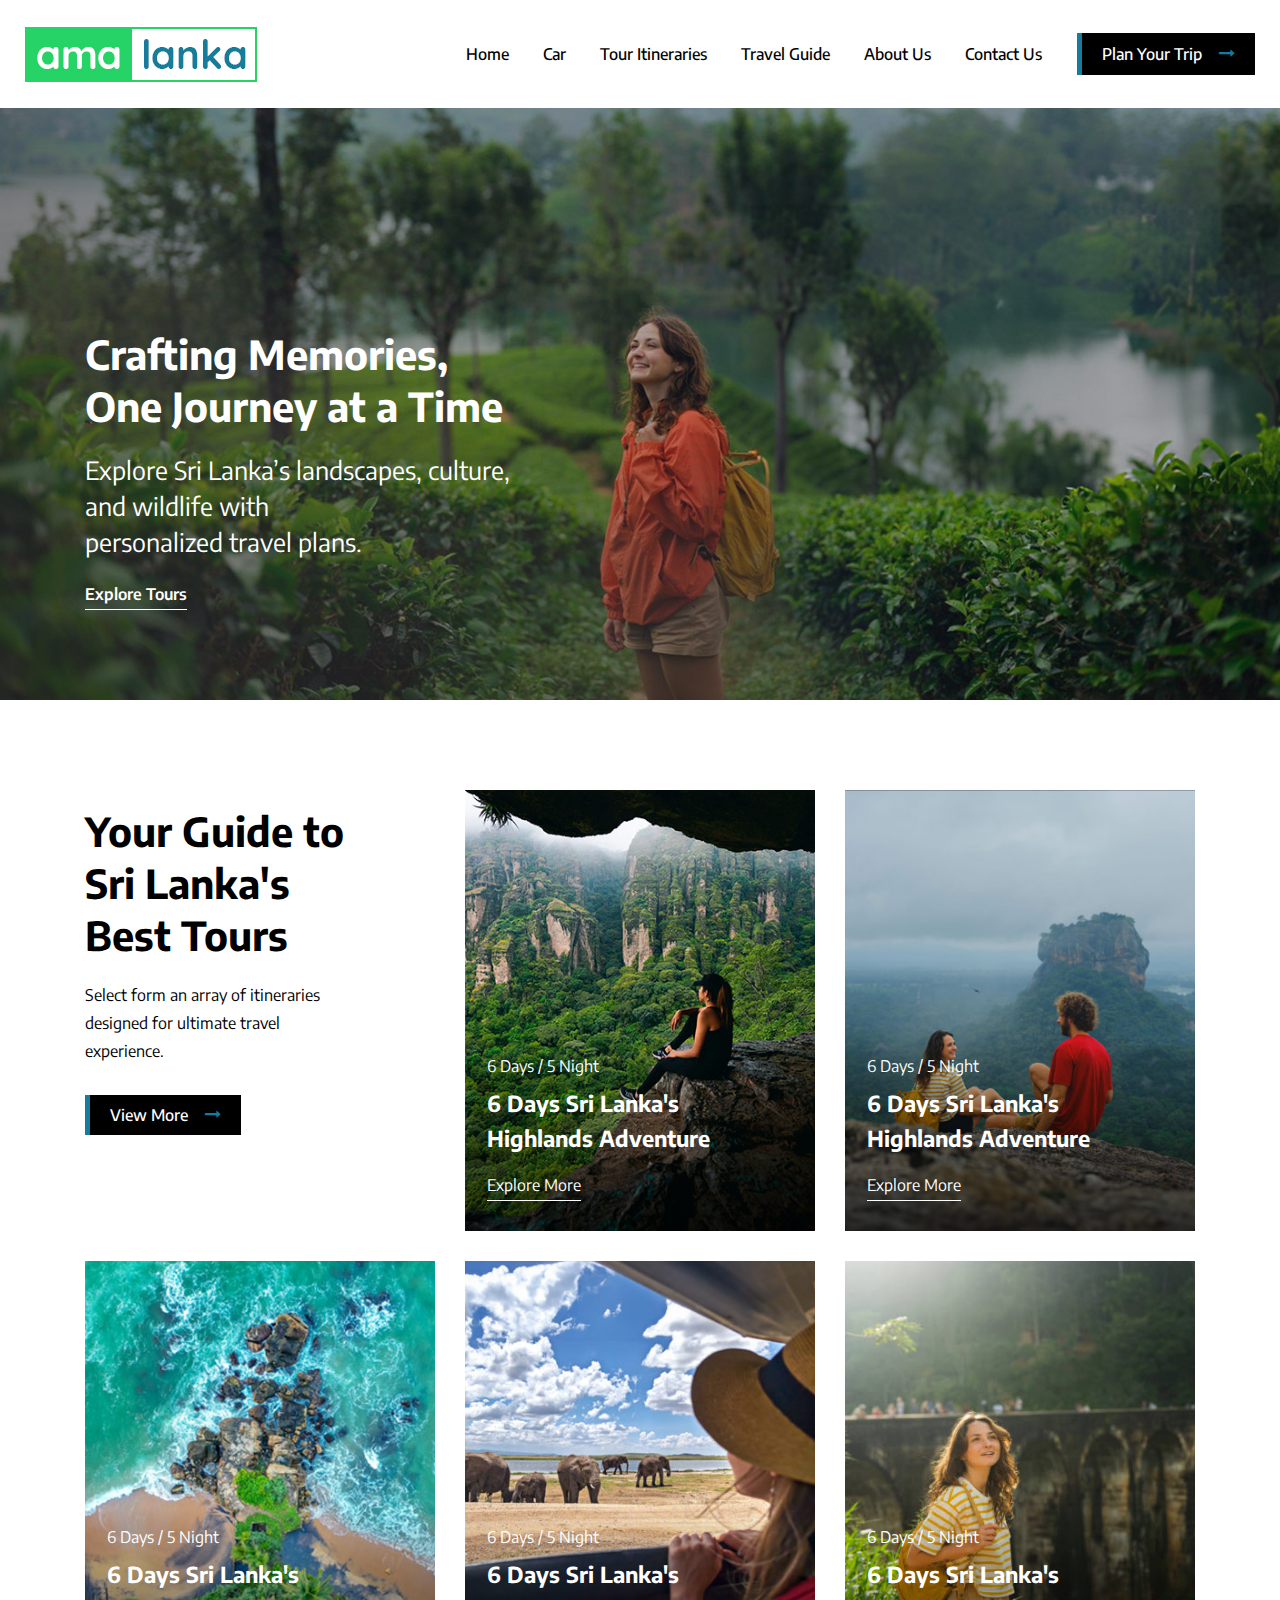
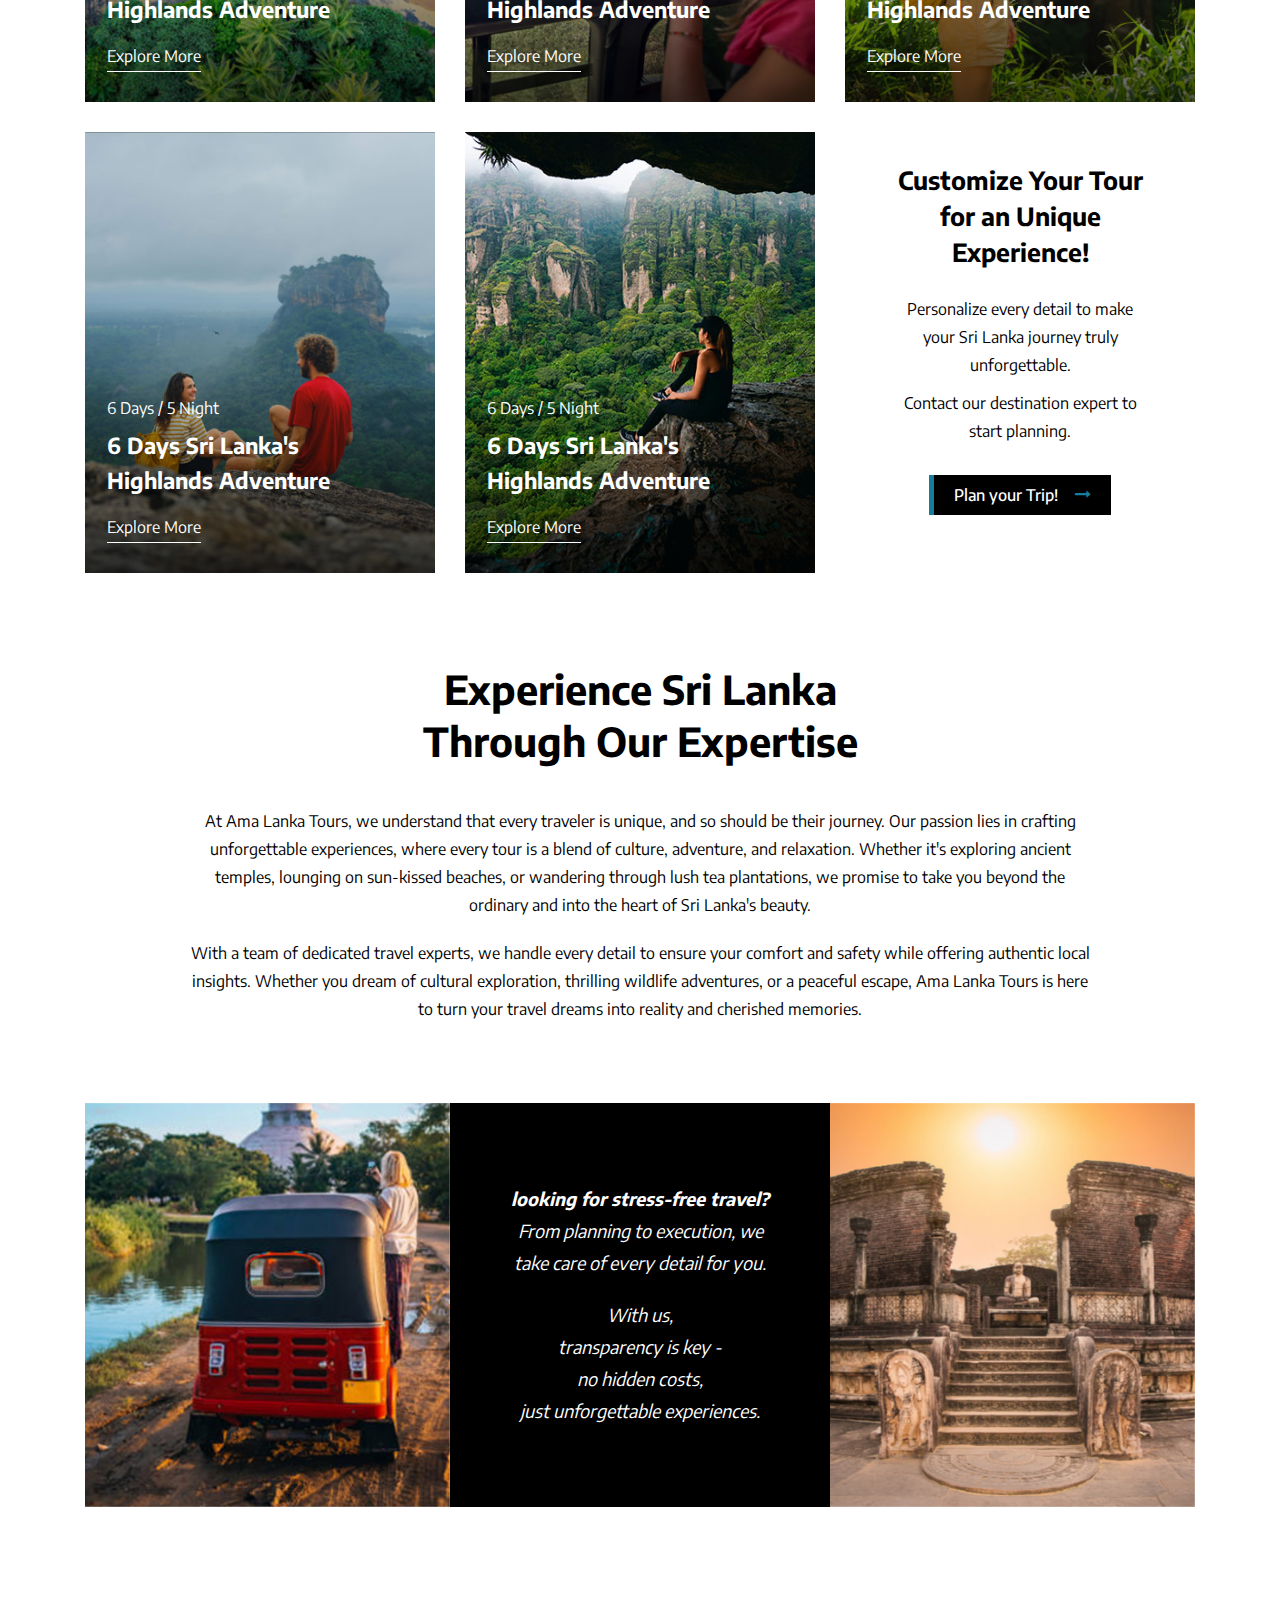
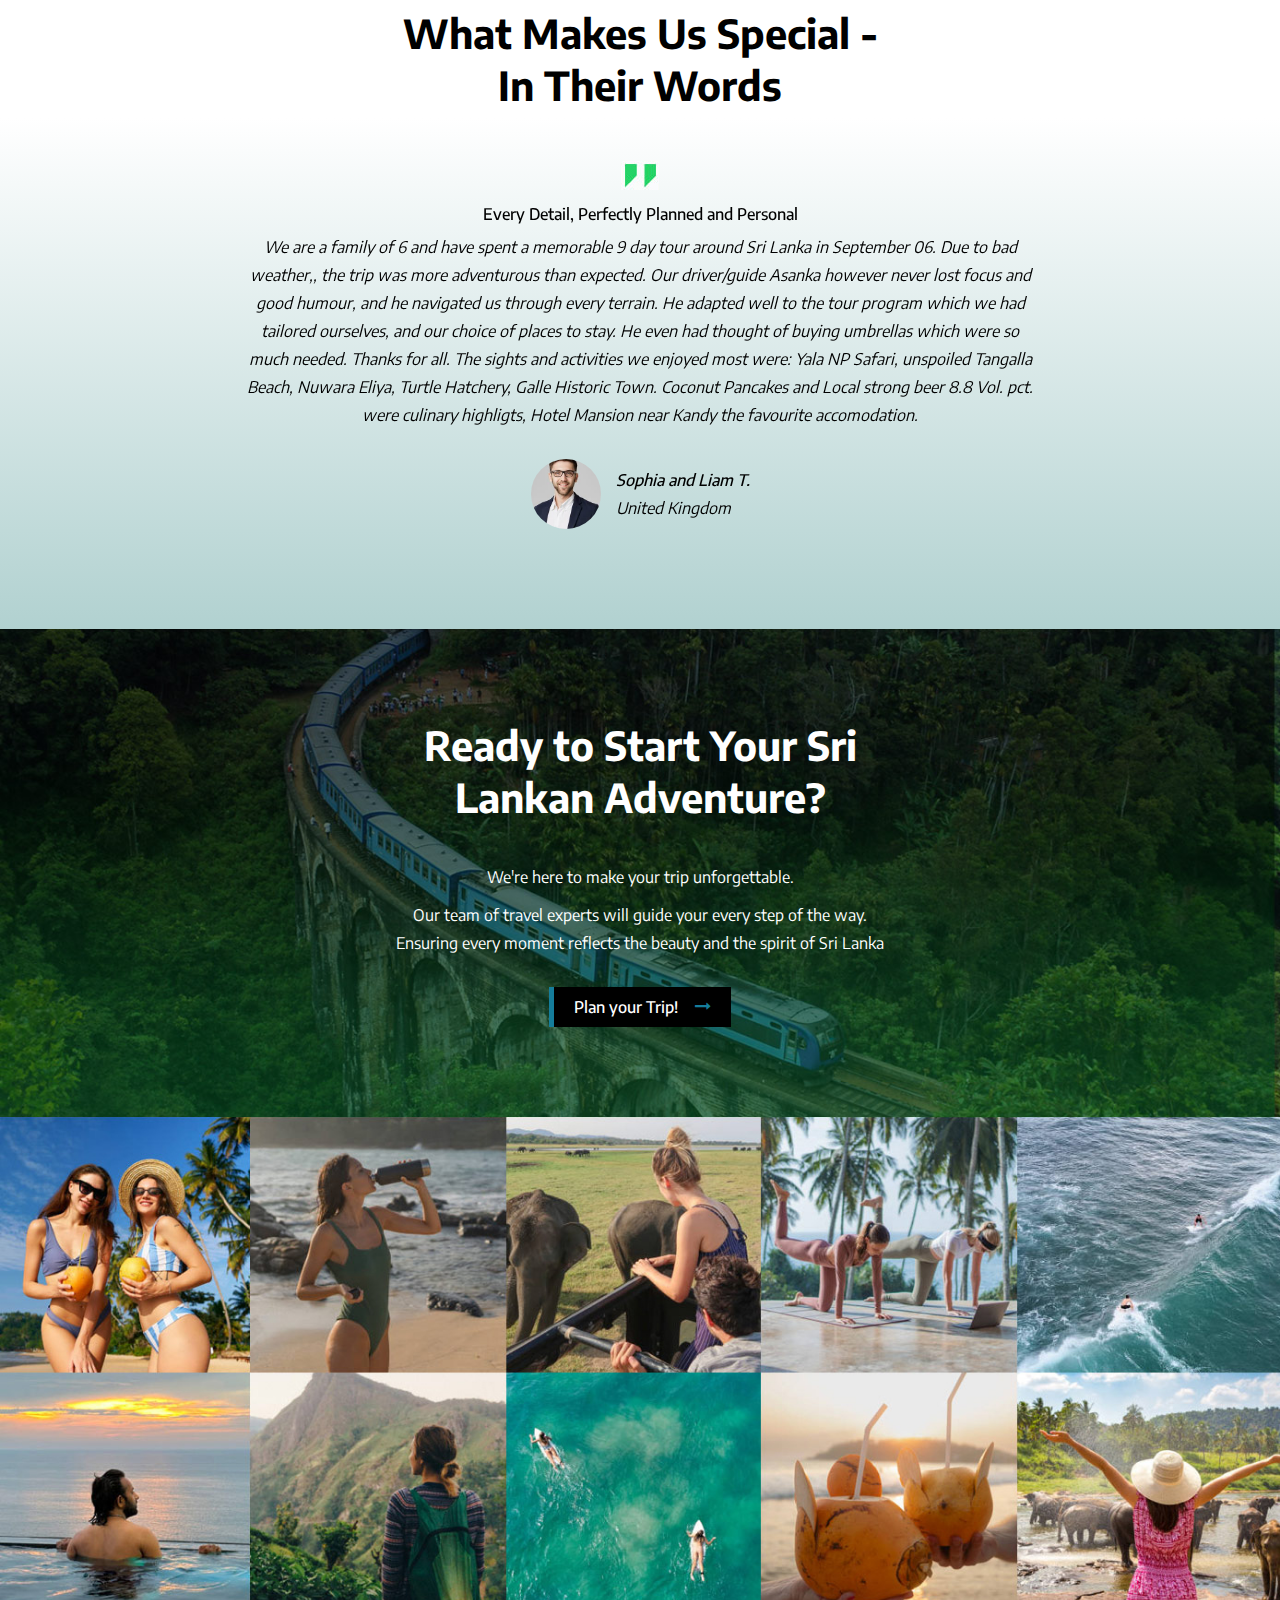
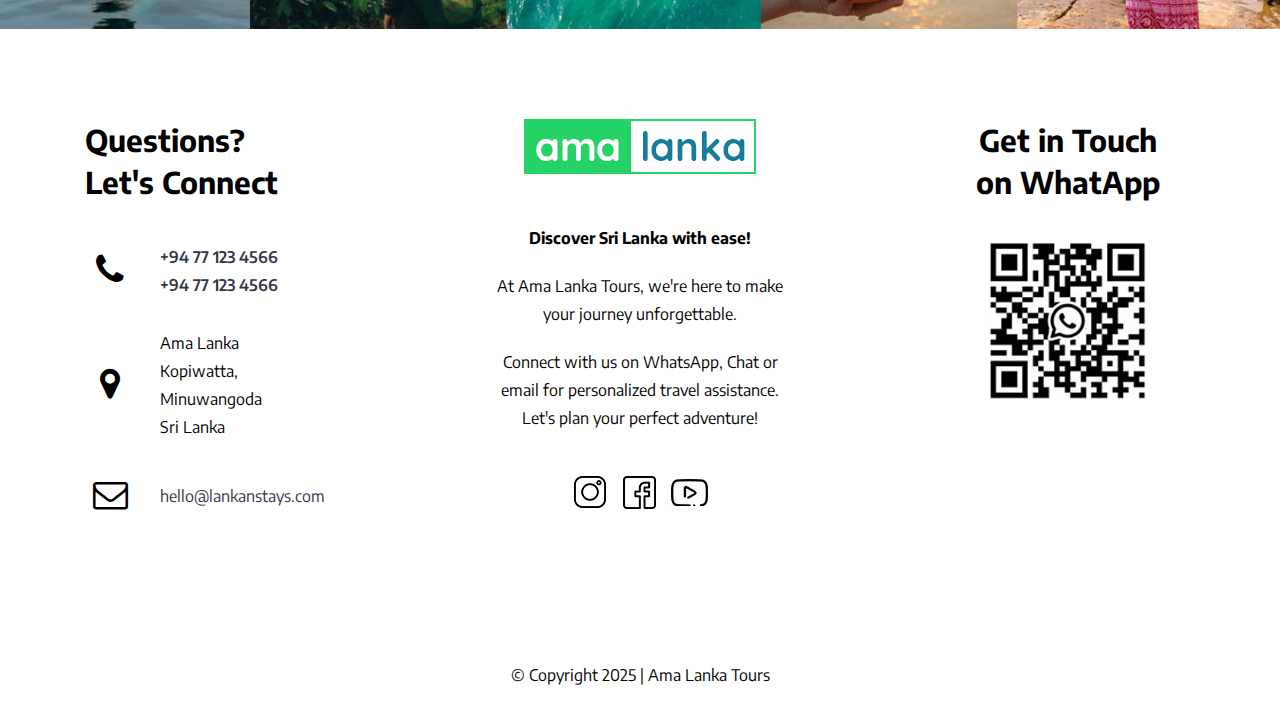
<file: index.html>
<!DOCTYPE html PUBLIC "-//W3C//DTD XHTML 1.0 Transitional//EN"
        "http://www.w3.org/TR/xhtml1/DTD/xhtml1-transitional.dtd">
<html xmlns="http://www.w3.org/1999/xhtml">
<head>
    <meta http-equiv="Content-Type" content="text/html; charset=utf-8"/>
    <title>Ama Lanka Tours</title>
    <link rel="stylesheet" type="text/css" href="css/lib.css">
    <link rel="preconnect" href="https://fonts.googleapis.com">
    <link rel="preconnect" href="https://fonts.gstatic.com" crossorigin>
    <link href="https://fonts.googleapis.com/css2?family=Encode+Sans:wght@100..900&display=swap" rel="stylesheet">
    <link rel="stylesheet" type="text/css" href="css/font-awesome.min.css">
    <meta name="viewport" content="width=device-width, initial-scale=1.0">
    <link rel="stylesheet" type="text/css" href="style.css">
</head>
<body class="home">
<div id="main">

    <header class="header">
        <div class="container">
            <div class="row">
                <div class="col-md-12">
                    <div class="header-container">
                        <div class="header-logo">
                            <a href="index.html">
                                <img src="img/ama-lanka-logo.jpg" alt=""/>
                            </a>
                        </div>
                        <div class="header-menu-area">
                            <ul class="header-menu">
                                <li><a href="index.html">Home</a> </li>
                                <li><a href="#">Car <Rent></Rent></a> </li>
                                <li><a href="itineraries.html">Tour Itineraries</a> </li>
                                <li><a href="#">Travel Guide</a> </li>
                                <li><a href="#">About Us</a> </li>
                                <li><a href="contact-us.html">Contact Us</a> </li>
                                <li><a href="plan-your-trip.html" class="primary-btn">Plan Your Trip</a> </li>
                            </ul>
                        </div>
                    </div>
                </div>

            </div>
        </div>
    </header>

    <section class="intro-section">

        <div class="intro-inner">
            <div class="container">
                <div class="row">
                    <div class="col-md-6">
                        <div class="intro-inner-content color-white">
                            <h1 class="m-b-20">Crafting Memories, One Journey at a Time</h1>
                            <h3 class="f-w-400 m-b-20">Explore Sri Lanka’s landscapes, culture,<br/> and wildlife with<br/> personalized travel plans.</h3>
                            <a href="#" class="explore-btn">Explore Tours</a>
                        </div>
                    </div>
                </div>
            </div>

        </div>
    </section>

    <section class="itineraries-list-section p-t-90 p-b-30">
        <div class="container">
            <div class="row">
                <div class="col-md-4">
                    <div class="itineraries-intro-box">
                        <h3 class="h1 color-black m-b-20">Your Guide to Sri Lanka's Best Tours</h3>
                        <p class="itineraries-intro-text">Select form an array of itineraries designed for ultimate travel experience.</p>
                        <a href="#" class="primary-btn m-t-30">View More</a>
                    </div>
                </div>
                <div class="col-md-4">
                    <div class="itineraries-box">
                        <img src="img/itinerary-1.jpg" alt=""/>
                        <div class="itineraries-box-inner color-white">
                            <p class="days">6 Days / 5 Night</p>
                            <h4 class="name m-b-15">6 Days Sri Lanka's <br/>Highlands Adventure</h4>
                            <a href="#" class="explore-btn">Explore More</a>
                        </div>
                    </div>
                </div>
                <div class="col-md-4">
                    <div class="itineraries-box">
                        <img src="img/itinerary-2.jpg" alt=""/>
                        <div class="itineraries-box-inner color-white">
                            <p class="days">6 Days / 5 Night</p>
                            <h4 class="name m-b-15">6 Days Sri Lanka's <br/>Highlands Adventure</h4>
                            <a href="#" class="explore-btn">Explore More</a>
                        </div>
                    </div>
                </div>

                <div class="col-md-4">
                    <div class="itineraries-box">
                        <img src="img/itinerary-3.jpg" alt=""/>
                        <div class="itineraries-box-inner color-white">
                            <p class="days">6 Days / 5 Night</p>
                            <h4 class="name m-b-15">6 Days Sri Lanka's <br/>Highlands Adventure</h4>
                            <a href="#" class="explore-btn">Explore More</a>
                        </div>
                    </div>
                </div>
                <div class="col-md-4">
                    <div class="itineraries-box">
                        <img src="img/itinerary-4.jpg" alt=""/>
                        <div class="itineraries-box-inner color-white">
                            <p class="days">6 Days / 5 Night</p>
                            <h4 class="name m-b-15">6 Days Sri Lanka's <br/>Highlands Adventure</h4>
                            <a href="#" class="explore-btn">Explore More</a>
                        </div>
                    </div>
                </div>
                <div class="col-md-4">
                    <div class="itineraries-box">
                        <img src="img/itinerary-5.jpg" alt=""/>
                        <div class="itineraries-box-inner color-white">
                            <p class="days">6 Days / 5 Night</p>
                            <h4 class="name m-b-15">6 Days Sri Lanka's <br/>Highlands Adventure</h4>
                            <a href="#" class="explore-btn">Explore More</a>
                        </div>
                    </div>
                </div>

                <div class="col-md-4">
                    <div class="itineraries-box">
                        <img src="img/itinerary-2.jpg" alt=""/>
                        <div class="itineraries-box-inner color-white">
                            <p class="days">6 Days / 5 Night</p>
                            <h4 class="name m-b-15">6 Days Sri Lanka's <br/>Highlands Adventure</h4>
                            <a href="#" class="explore-btn">Explore More</a>
                        </div>
                    </div>
                </div>
                <div class="col-md-4">
                    <div class="itineraries-box">
                        <img src="img/itinerary-1.jpg" alt=""/>
                        <div class="itineraries-box-inner color-white">
                            <p class="days">6 Days / 5 Night</p>
                            <h4 class="name m-b-15">6 Days Sri Lanka's <br/>Highlands Adventure</h4>
                            <a href="#" class="explore-btn">Explore More</a>
                        </div>
                    </div>
                </div>
                <div class="col-md-4">
                    <div class="itineraries-customize-box">
                        <h3 class="m-b-25">Customize Your Tour for an Unique Experience!</h3>
                        <p class="m-b-10">Personalize every detail to make your Sri Lanka journey truly unforgettable.</p>
                        <p class="">Contact our destination expert to start planning.</p>
                        <a href="#" class="primary-btn orange m-t-30">Plan your Trip!</a>
                    </div>
                </div>

            </div>
        </div>
    </section>

    <section class="experience-section p-t-30 p-b-50">
        <div class="container">

            <div class="experience-desc p-b-80">
                <div class="row">
                    <div class="col-md-12">
                        <div class="experience-container ">
                            <div class="title-container">
                                <h3 class="h1">Experience Sri Lanka Through Our Expertise</h3>
                            </div>
                            <div class="multi-para para-padding">
                                <p>At Ama Lanka Tours, we understand that every traveler is unique, and so should be their journey. Our passion lies in crafting unforgettable experiences, where every tour is a blend of culture, adventure, and relaxation. Whether it's exploring ancient temples, lounging on sun-kissed beaches, or wandering through lush tea plantations, we promise to take you beyond the ordinary and into the heart of Sri Lanka's beauty.</p>
                                <p>With a team of dedicated travel experts, we handle every detail to ensure your comfort and safety while offering authentic local insights. Whether you dream of cultural exploration, thrilling wildlife adventures, or a peaceful escape, Ama Lanka Tours is here to turn your travel dreams into reality and cherished memories.</p>
                            </div>
                        </div>
                    </div>
                </div>
            </div>

            <div class="slider-container">
                <div class="row">
                    <div class="col-md-4 col-pd-right-0">
                        <div class="owl-carousel places-slider">
                            <div class="item">
                                <div class="slider-box">
                                    <img src="img/places-slider-2.jpg" alt=""/>
                                </div>
                            </div>
                            <div class="item">
                                <div class="slider-box">
                                    <img src="img/places-slider-1.jpg" alt=""/>
                                </div>
                            </div>
                            <div class="item">
                                <div class="slider-box">
                                    <img src="img/places-slider-3.jpg" alt=""/>
                                </div>
                            </div>
                        </div>
                    </div>
                    <div class="col-md-4 col-pd-side-0">
                        <div class="slider-text-box bg-black color-white">
                            <div class="multi-para">
                                <p><b>looking for stress-free travel?</b> <br/> From planning to execution, we take care of every detail for you.</p>
                                <p>With us, <br/>  transparency is key - <br/>  no hidden costs,  <br/> just unforgettable experiences.</p>
                            </div>
                      </div>
                    </div>
                    <div class="col-md-4 col-pd-left-0">
                        <div class="owl-carousel places-slider">
                            <div class="item">
                                <div class="slider-box">
                                    <img src="img/places-slider-3.jpg" alt=""/>
                                </div>
                            </div>
                            <div class="item">
                                <div class="slider-box">
                                    <img src="img/places-slider-2.jpg" alt=""/>
                                </div>
                            </div>
                            <div class="item">
                                <div class="slider-box">
                                    <img src="img/places-slider-1.jpg" alt=""/>
                                </div>
                            </div>
                        </div>
                    </div>
                </div>
            </div>

        </div>
    </section>

    <section class="testimonial-section p-t-50 p-b-100">
        <div class="container">
            <div class="row">
                <div class="col-md-12">
                    <div class="testi-container">
                        <div class="title-container">
                            <h3 class="h1">What Makes Us Special - In Their Words</h3>
                        </div>

                        <div class="carousel-container">
                            <div class="owl-carousel testimonial-slider">
                                <div class="item">
                                    <div class="testi-item text-center">
                                        <img src="img/icon-quote.jpg" alt="" class="img-icon-quote p-b-10"/>
                                        <p class="f-w-500 p-b-5">Every Detail, Perfectly Planned and Personal</p>
                                        <p class="font-italic">We are a family of 6 and have spent a memorable 9 day tour around Sri Lanka in September 06. Due to bad weather,, the trip was more adventurous than expected. Our driver/guide Asanka however never lost focus and good humour, and he navigated us through every terrain. He adapted well to the tour program which we had tailored ourselves, and our choice of places to stay. He even had thought of buying umbrellas which were so much needed. Thanks for all. The sights and activities we enjoyed most were: Yala NP Safari, unspoiled Tangalla Beach, Nuwara Eliya, Turtle Hatchery, Galle Historic Town. Coconut Pancakes and Local strong beer 8.8 Vol. pct. were culinary highligts, Hotel Mansion near Kandy the favourite accomodation.</p>
                                        <div class="test-auth-container m-t-30">
                                            <div class="auth-img">
                                                <img src="img/img-testi-auth.jpg" alt=""/>
                                            </div>
                                            <div class="auth-details text-left">
                                                <p class="font-italic f-w-500">Sophia and Liam T.</p>
                                                <p class="font-italic">United Kingdom</p>
                                            </div>
                                        </div>
                                    </div>
                                </div>
                                <div class="item">
                                    <div class="testi-item text-center">
                                        <img src="img/icon-quote.jpg" alt="" class="img-icon-quote p-b-10"/>
                                        <p class="f-w-500 p-b-5">Every Detail, Perfectly Planned and Personal</p>
                                        <p class="font-italic">Our journey with Lankan Stays & Trails was nothing short of magical! From the incredible planning to the breathtaking scenery, every part of our journey felt curated just for us.
                                            The guides were knowledgeable and made us feel right at home. We left with unforgettable memories and a deep connection to Sri Lanka
                                            </p>
                                        <div class="test-auth-container m-t-30">
                                            <div class="auth-img">
                                                <img src="img/img-testi-auth.jpg" alt=""/>
                                            </div>
                                            <div class="auth-details text-left">
                                                <p class="font-italic f-w-500">Sophia and Liam T.</p>
                                                <p class="font-italic">United Kingdom</p>
                                            </div>
                                        </div>
                                    </div>
                                </div>
                            </div>
                        </div>

                    </div>
                </div>
            </div>
        </div>
    </section>

    <section class="call-to-action-section p-t-90 p-b-90">
        <div class="container">
            <div class="row">
                <div class="col-md-12">
                    <div class="cta-container text-center">
                        <div class="title-container">
                            <h3 class="h1 color-white">Ready to Start Your Sri Lankan Adventure?</h3>
                        </div>
                        <div class="color-white">
                            <p class="m-b-10">We're here to make your trip unforgettable.</p>
                            <p>Our team of travel experts will guide your every step of the way.</p>
                            <p>Ensuring every moment reflects the beauty and the spirit of Sri Lanka</p>

                            <a href="#" class="primary-btn m-t-30">Plan your Trip!</a>
                        </div>
                    </div>
                </div>
            </div>
        </div>
    </section>

    <section class="instagram-post-section">
        <img src="img/img-instagram.jpg" alt=""/>
    </section>

    <footer class="footer">
        <div class="footer-widget p-t-90 p-b-90">
            <div class="container">
                <div class="row">
                    <div class="col-md-3">
                        <div class="footer-left">
                            <div class="footer-left-header m-b-40">
                                <h2>Questions?</h2>
                                <h2>Let's Connect</h2>
                            </div>
                            <div class="footer-contact-info">
                                <div class="contact-info-item">
                                    <div class="contact-info-icon">
                                        <i class="fa fa-phone" aria-hidden="true"></i>
                                    </div>
                                    <div class="contact-info-content">
                                        <div><a href="#" class="f-w-600">+94 77 123 4566</a></div>
                                        <div><a href="#" class="f-w-600">+94 77 123 4566</a></div>
                                    </div>
                                </div>
                                <div class="contact-info-item">
                                    <div class="contact-info-icon">
                                        <i class="fa fa-map-marker" aria-hidden="true"></i>
                                    </div>
                                    <div class="contact-info-content">
                                        <p>Ama Lanka<br/> Kopiwatta, <br/> Minuwangoda <br/> Sri Lanka</p>
                                    </div>
                                </div>
                                <div class="contact-info-item">
                                    <div class="contact-info-icon">
                                        <i class="fa fa-envelope-o" aria-hidden="true"></i>
                                    </div>
                                    <div class="contact-info-content">
                                        <a href="#">hello@lankanstays.com</a>
                                    </div>
                                </div>
                            </div>
                        </div>
                    </div>
                    <div class="col-md-6">
                        <div class="footer-center text-center">
                            <img src="img/ama-lanka-logo.jpg" alt=""/>

                            <div class="multi-para p-t-50">
                                <p><b>Discover Sri Lanka with ease!</b></p>
                                <p>At Ama Lanka Tours, we're here to make your journey unforgettable.</p>
                                <p>Connect with us on WhatsApp, Chat or email for personalized travel assistance.
                                    Let's plan your perfect adventure!</p>
                            </div>

                            <div class="social-icon-container m-t-40">
                                <a href="#"> <img src="img/icon-instagram.jpg" alt=""/> </a>
                                <a href="#"> <img src="img/icon-facebook.jpg" alt=""/> </a>
                                <a href="#"> <img src="img/icon-you-tube.jpg" alt=""/> </a>
                            </div>
                        </div>
                    </div>

                    <div class="col-md-3">
                        <div class="footer-right text-center">
                            <div class="footer-left-header m-b-40">
                                <h2>Get in Touch <br/> on WhatApp</h2>
                            </div>
                            <img src="img/img-qr.jpg" alt=""/>
                        </div>
                    </div>
                </div>
            </div>
        </div>
        <div class="footer-socket text-center">
            <div class="container">
                <div class="row">
                    <div class="col-md-12">
                        <div class="footer-socket-cont p-t-20 p-b-30">
                            <p>© Copyright 2025 | Ama Lanka Tours</p>
                        </div>
                    </div>
                </div>
            </div>
        </div>
    </footer>
</div>
<script type="text/javascript" src="js/jquery.min.js"></script>
<script type="text/javascript" src="js/custom.js"></script>
<script type="text/javascript" src="js/jquery.bxslider.js"></script>
<script type="text/javascript" src="js/owl.carousel.min.js"></script>
</body>
</html>
</file>
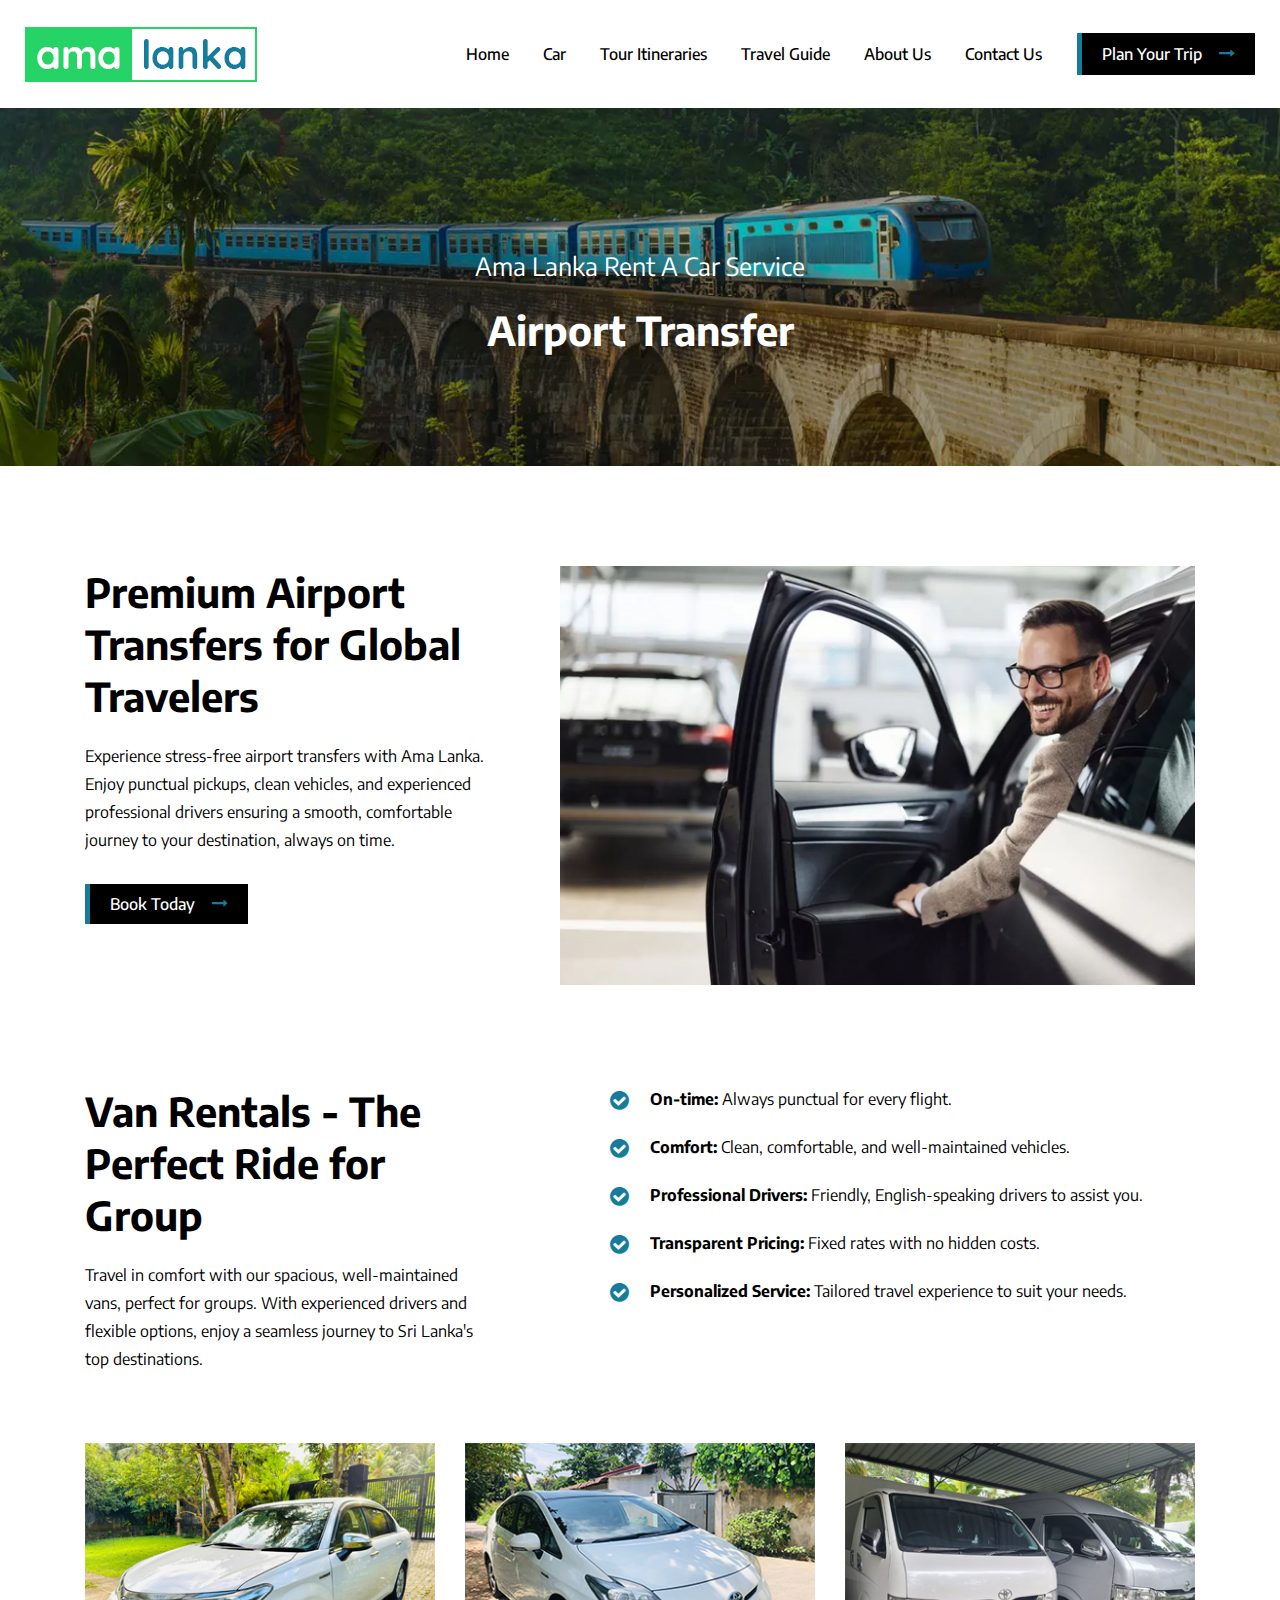
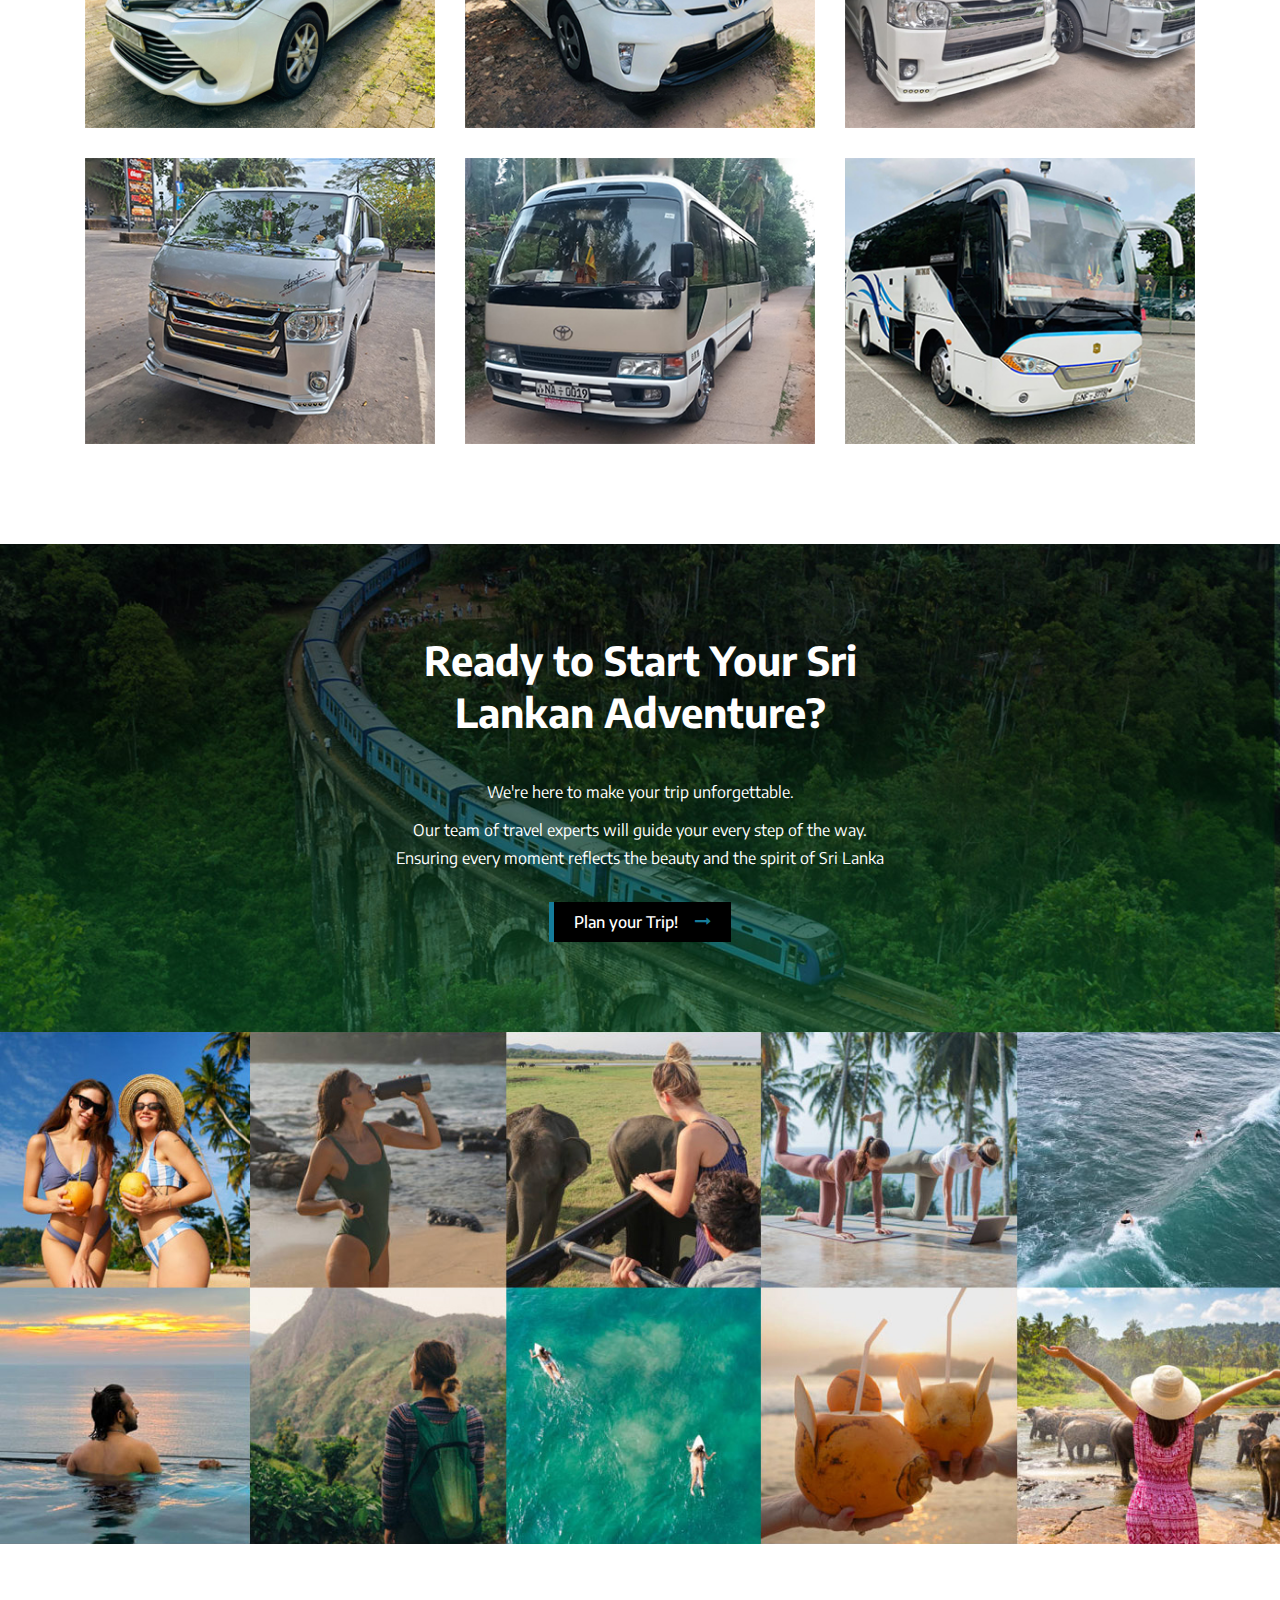
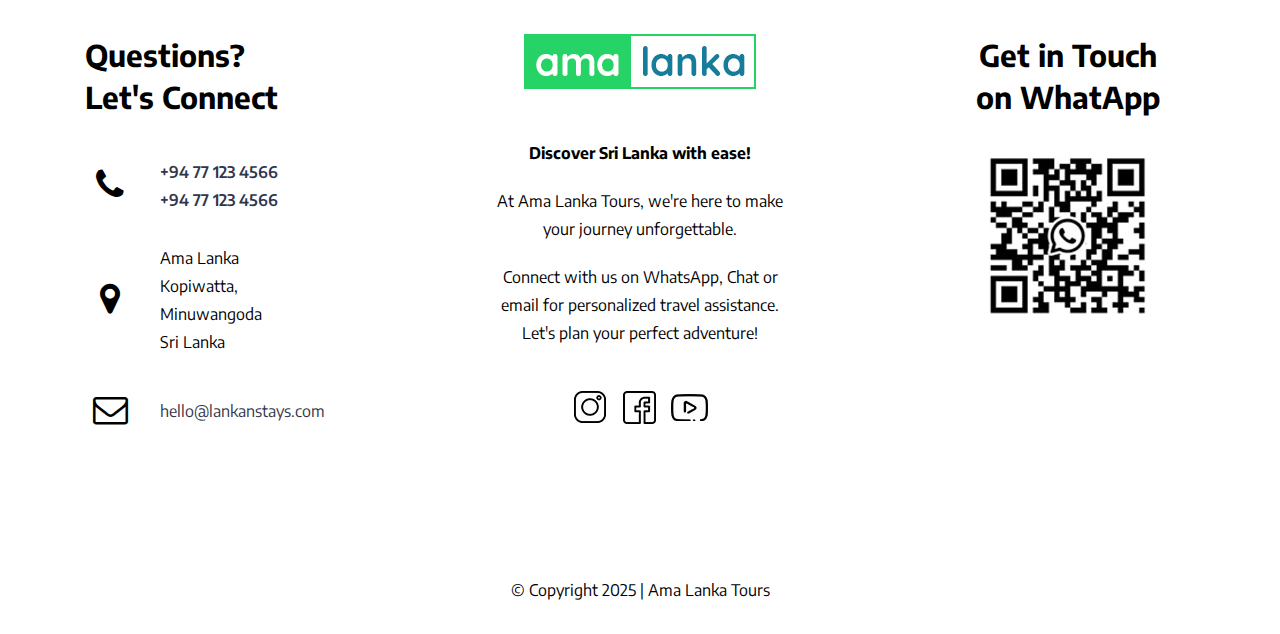
<file: airport-transfer.html>
<!DOCTYPE html PUBLIC "-//W3C//DTD XHTML 1.0 Transitional//EN"
        "http://www.w3.org/TR/xhtml1/DTD/xhtml1-transitional.dtd">
<html xmlns="http://www.w3.org/1999/xhtml">
<head>
    <meta http-equiv="Content-Type" content="text/html; charset=utf-8"/>
    <title>Lankan Stays & Trails</title>
    <link rel="stylesheet" type="text/css" href="css/lib.css">
    <link rel="preconnect" href="https://fonts.googleapis.com">
    <link rel="preconnect" href="https://fonts.gstatic.com" crossorigin>
    <link href="https://fonts.googleapis.com/css2?family=Encode+Sans:wght@100..900&display=swap" rel="stylesheet">
    <link rel="stylesheet" type="text/css" href="css/font-awesome.min.css">
    <meta name="viewport" content="width=device-width, initial-scale=1.0">
    <link rel="stylesheet" type="text/css" href="style.css">
</head>
<body>
<div id="main">

    <header class="header">
        <div class="container">
            <div class="row">
                <div class="col-md-12">
                    <div class="header-container">
                        <div class="header-logo">
                            <a href="index.html">
                                <img src="img/ama-lanka-logo.jpg" alt=""/>
                            </a>
                        </div>
                        <div class="header-menu-area">
                            <ul class="header-menu">
                                <li><a href="index.html">Home</a> </li>
                                <li><a href="#">Car <Rent></Rent></a> </li>
                                <li><a href="itineraries.html">Tour Itineraries</a> </li>
                                <li><a href="#">Travel Guide</a> </li>
                                <li><a href="#">About Us</a> </li>
                                <li><a href="contact-us.html">Contact Us</a> </li>
                                <li><a href="plan-your-trip.html" class="primary-btn">Plan Your Trip</a> </li>
                            </ul>
                        </div>
                    </div>
                </div>

            </div>
        </div>
    </header>

    <section class="service-hero-section" style="background-image: url('img/bg-itineraries-intro.jpg')">
        <div class="container">
            <div class="row">
                <div class="col-md-12">
                    <div class="service-inner-content color-white text-center">
                        <h3 class="f-w-400 m-b-20">Ama Lanka Rent A Car Service</h3>
                        <h3 class="h1 color-white">Airport Transfer</h3>
                    </div>
                </div>
            </div>
        </div>
    </section>

    <section class="airport-transfer-section p-t-100 p-b-50">
        <div class="container">
            <div class="row">
                <div class="col-md-5">
                    <div class="airport-transfer-left">
                        <h2 class="h1 m-b-20">Premium Airport Transfers for Global Travelers</h2>
                        <p>Experience stress-free airport transfers with Ama Lanka. Enjoy punctual pickups, clean vehicles, and experienced professional drivers ensuring a smooth, comfortable journey to your destination, always on time.</p>

                        <a href="#" class="primary-btn m-t-30">Book Today</a>
                    </div>
                </div>
                <div class="col-md-7">
                    <div class="airport-transfer-right">
                        <img src="img/airport-transfer-img.jpg" alt=""/>
                    </div>
                </div>
            </div>
        </div>
    </section>

    <section class="airport-transfer-vehicle-section p-t-50 p-b-70">
        <div class="container">
            
            <div class="transfer-vehicle-info p-b-70">
                <div class="row">
                    <div class="col-md-5">
                        <div class="transfer-vehicle-left">
                            <h2 class="h1 m-b-20">Van Rentals - The Perfect Ride for Group</h2>
                            <p>Travel in comfort with our spacious, well-maintained vans, perfect for groups. With experienced drivers and flexible options, enjoy a seamless journey to Sri Lanka's top destinations.</p>
                        </div>
                    </div>
                    <div class="col-md-7">
                        <div class="transfer-vehicle-right">
                            <div class="list-with-check-icon">
                                <ul>
                                    <li><b>On-time:</b> Always punctual for every flight.</li>
                                    <li><b>Comfort:</b> Clean, comfortable, and well-maintained vehicles.</li>
                                    <li><b>Professional Drivers:</b> Friendly, English-speaking drivers to assist you.</li>
                                    <li><b>Transparent Pricing:</b> Fixed rates with no hidden costs.</li>
                                    <li><b>Personalized Service: </b> Tailored travel experience to suit your needs.</li>
                                </ul>
                            </div>
                        </div>
                    </div>
                </div>
            </div>
            <div class="transfer-vehicle-list">
                <div class="row">
                    <div class="col-md-4">
                        <img src="img/vehicle-rent-1.jpg" alt=""/>
                    </div>
                    <div class="col-md-4">
                        <img src="img/vehicle-rent-3.jpg" alt=""/>
                    </div>
                    <div class="col-md-4">
                        <img src="img/vehicle-rent-6.jpg" alt=""/>
                    </div>

                    <div class="col-md-4">
                        <img src="img/vehicle-rent-7.jpg" alt=""/>
                    </div>
                    <div class="col-md-4">
                        <img src="img/vehicle-rent-10.jpg" alt=""/>
                    </div>
                    <div class="col-md-4">
                        <img src="img/vehicle-rent-9.jpg" alt=""/>
                    </div>
                </div>
            </div>
        </div>
    </section>

    <section class="call-to-action-section p-t-90 p-b-90">
        <div class="container">
            <div class="row">
                <div class="col-md-12">
                    <div class="cta-container text-center">
                        <div class="title-container">
                            <h3 class="h1 color-white">Ready to Start Your Sri Lankan Adventure?</h3>
                        </div>
                        <div class="color-white">
                            <p class="m-b-10">We're here to make your trip unforgettable.</p>
                            <p>Our team of travel experts will guide your every step of the way.</p>
                            <p>Ensuring every moment reflects the beauty and the spirit of Sri Lanka</p>

                            <a href="#" class="primary-btn m-t-30">Plan your Trip!</a>
                        </div>
                    </div>
                </div>
            </div>
        </div>
    </section>

    <section class="instagram-post-section">
        <img src="img/img-instagram.jpg" alt=""/>
    </section>

    <footer class="footer">
        <div class="footer-widget p-t-90 p-b-90">
            <div class="container">
                <div class="row">
                    <div class="col-md-3">
                        <div class="footer-left">
                            <div class="footer-left-header m-b-40">
                                <h2>Questions?</h2>
                                <h2>Let's Connect</h2>
                            </div>
                            <div class="footer-contact-info">
                                <div class="contact-info-item">
                                    <div class="contact-info-icon">
                                        <i class="fa fa-phone" aria-hidden="true"></i>
                                    </div>
                                    <div class="contact-info-content">
                                        <div><a href="#" class="f-w-600">+94 77 123 4566</a></div>
                                        <div><a href="#" class="f-w-600">+94 77 123 4566</a></div>
                                    </div>
                                </div>
                                <div class="contact-info-item">
                                    <div class="contact-info-icon">
                                        <i class="fa fa-map-marker" aria-hidden="true"></i>
                                    </div>
                                    <div class="contact-info-content">
                                        <p>Ama Lanka<br/> Kopiwatta, <br/> Minuwangoda <br/> Sri Lanka</p>
                                    </div>
                                </div>
                                <div class="contact-info-item">
                                    <div class="contact-info-icon">
                                        <i class="fa fa-envelope-o" aria-hidden="true"></i>
                                    </div>
                                    <div class="contact-info-content">
                                        <a href="#">hello@lankanstays.com</a>
                                    </div>
                                </div>
                            </div>
                        </div>
                    </div>
                    <div class="col-md-6">
                        <div class="footer-center text-center">
                            <img src="img/ama-lanka-logo.jpg" alt=""/>

                            <div class="multi-para p-t-50">
                                <p><b>Discover Sri Lanka with ease!</b></p>
                                <p>At Ama Lanka Tours, we're here to make your journey unforgettable.</p>
                                <p>Connect with us on WhatsApp, Chat or email for personalized travel assistance.
                                    Let's plan your perfect adventure!</p>
                            </div>

                            <div class="social-icon-container m-t-40">
                                <a href="#"> <img src="img/icon-instagram.jpg" alt=""/> </a>
                                <a href="#"> <img src="img/icon-facebook.jpg" alt=""/> </a>
                                <a href="#"> <img src="img/icon-you-tube.jpg" alt=""/> </a>
                            </div>
                        </div>
                    </div>

                    <div class="col-md-3">
                        <div class="footer-right text-center">
                            <div class="footer-left-header m-b-40">
                                <h2>Get in Touch <br/> on WhatApp</h2>
                            </div>
                            <img src="img/img-qr.jpg" alt=""/>
                        </div>
                    </div>
                </div>
            </div>
        </div>
        <div class="footer-socket text-center">
            <div class="container">
                <div class="row">
                    <div class="col-md-12">
                        <div class="footer-socket-cont p-t-20 p-b-30">
                            <p>© Copyright 2025 | Ama Lanka Tours</p>
                        </div>
                    </div>
                </div>
            </div>
        </div>
    </footer>
</div>
<script type="text/javascript" src="js/jquery.min.js"></script>
<script type="text/javascript" src="js/custom.js"></script>
<script type="text/javascript" src="js/jquery.bxslider.js"></script>
<script type="text/javascript" src="js/owl.carousel.min.js"></script>
</body>
</html>
</file>
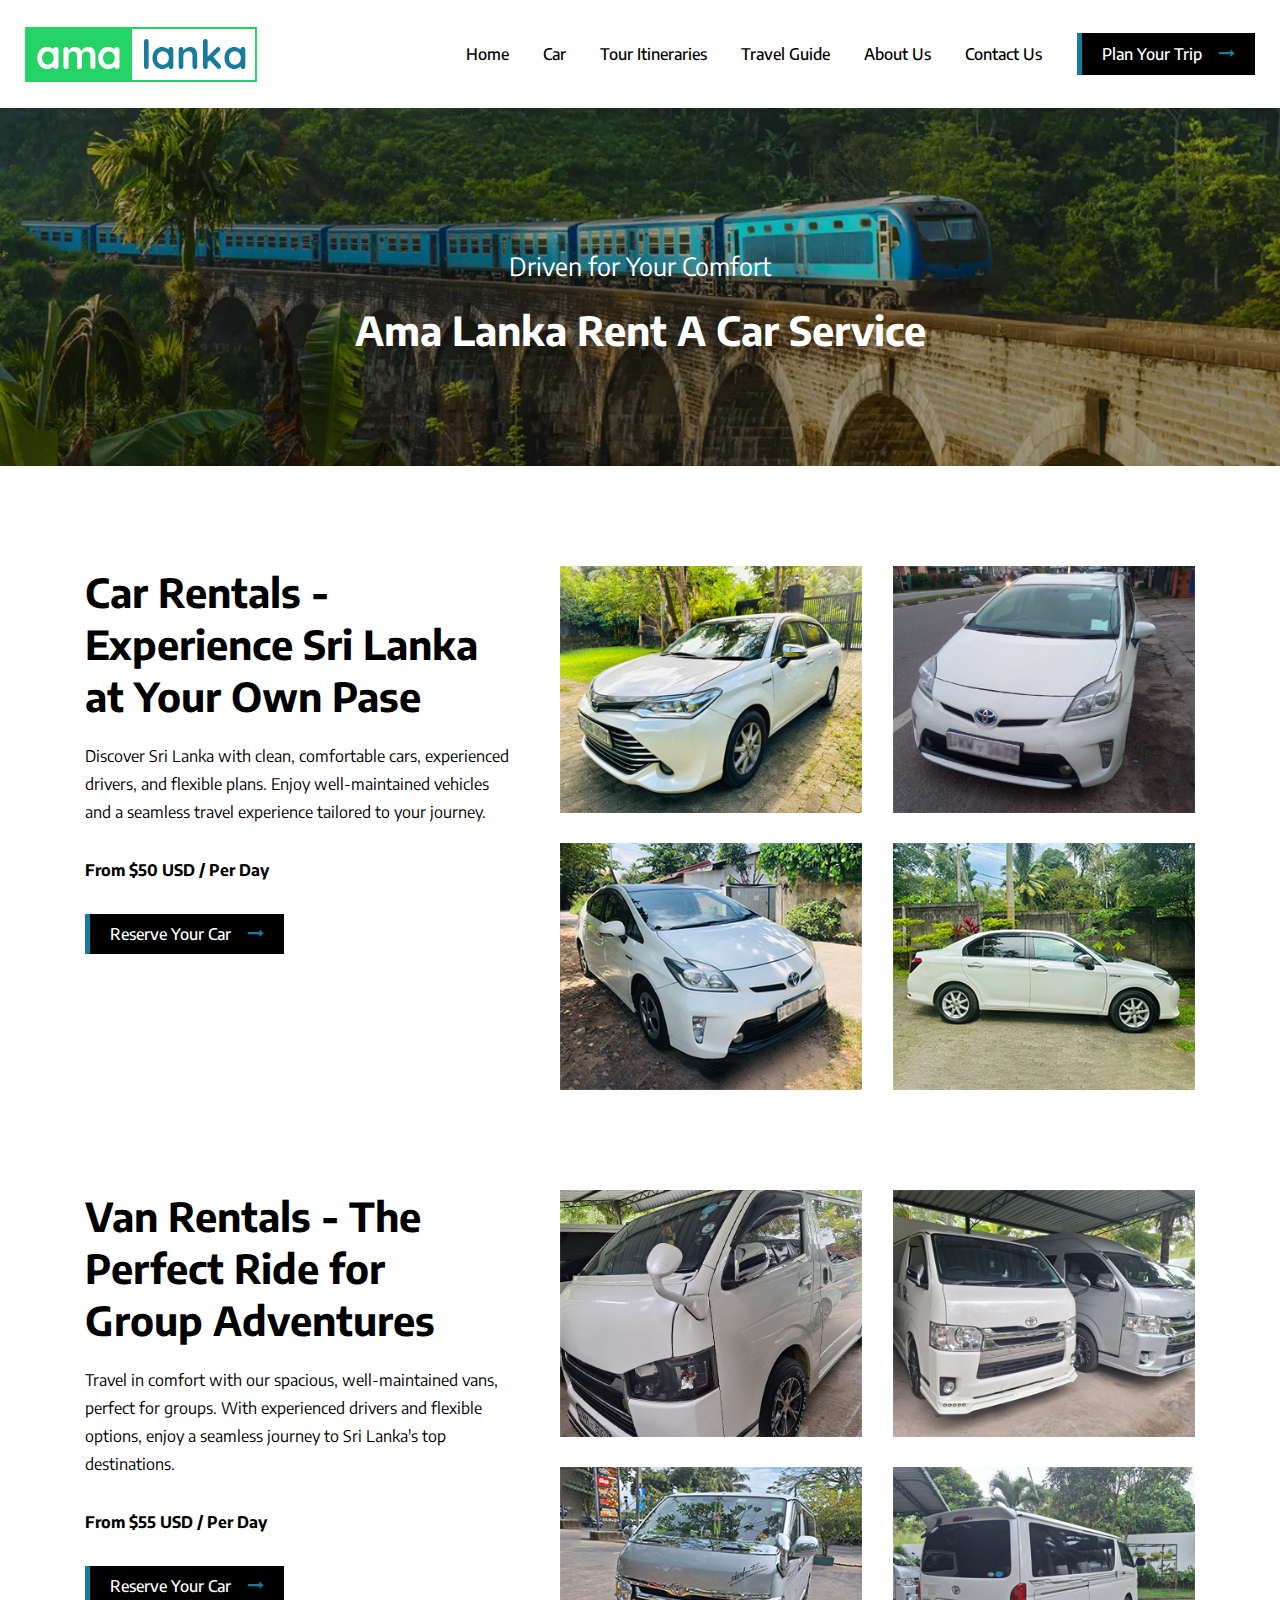
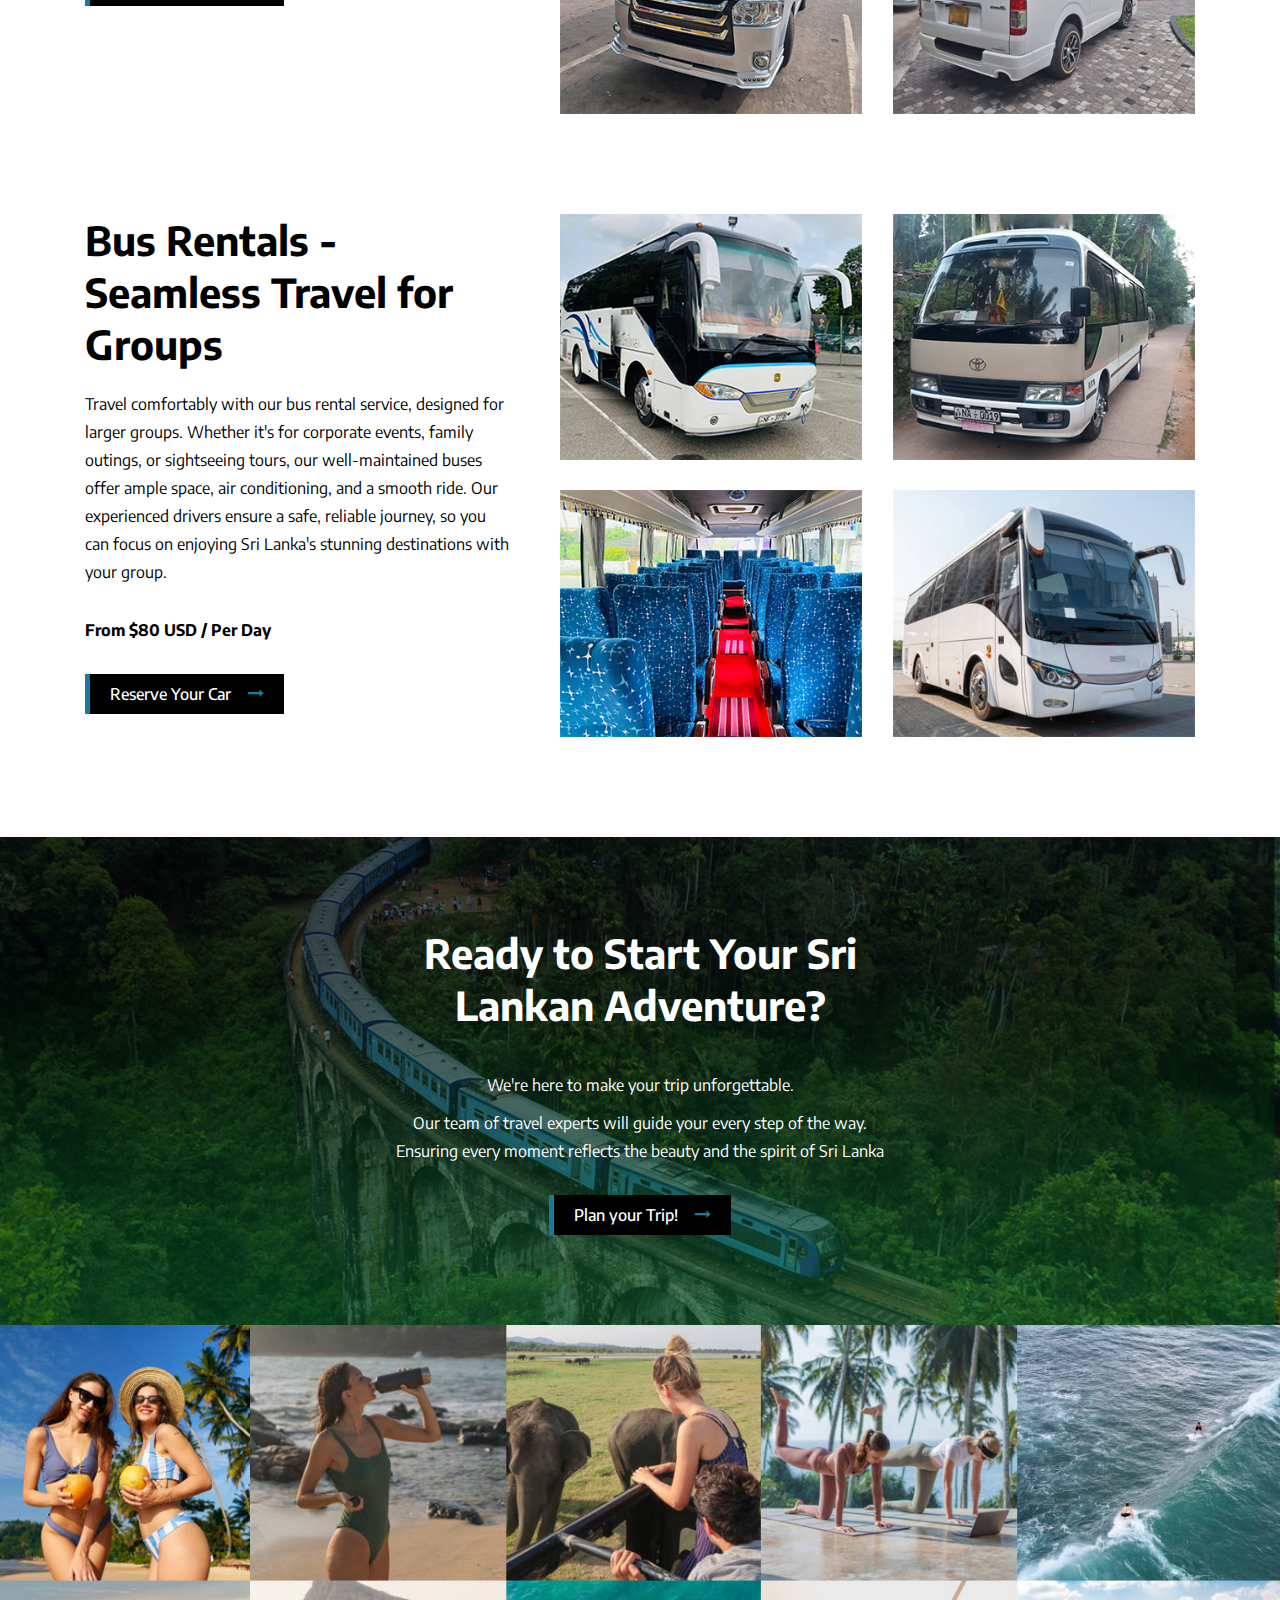
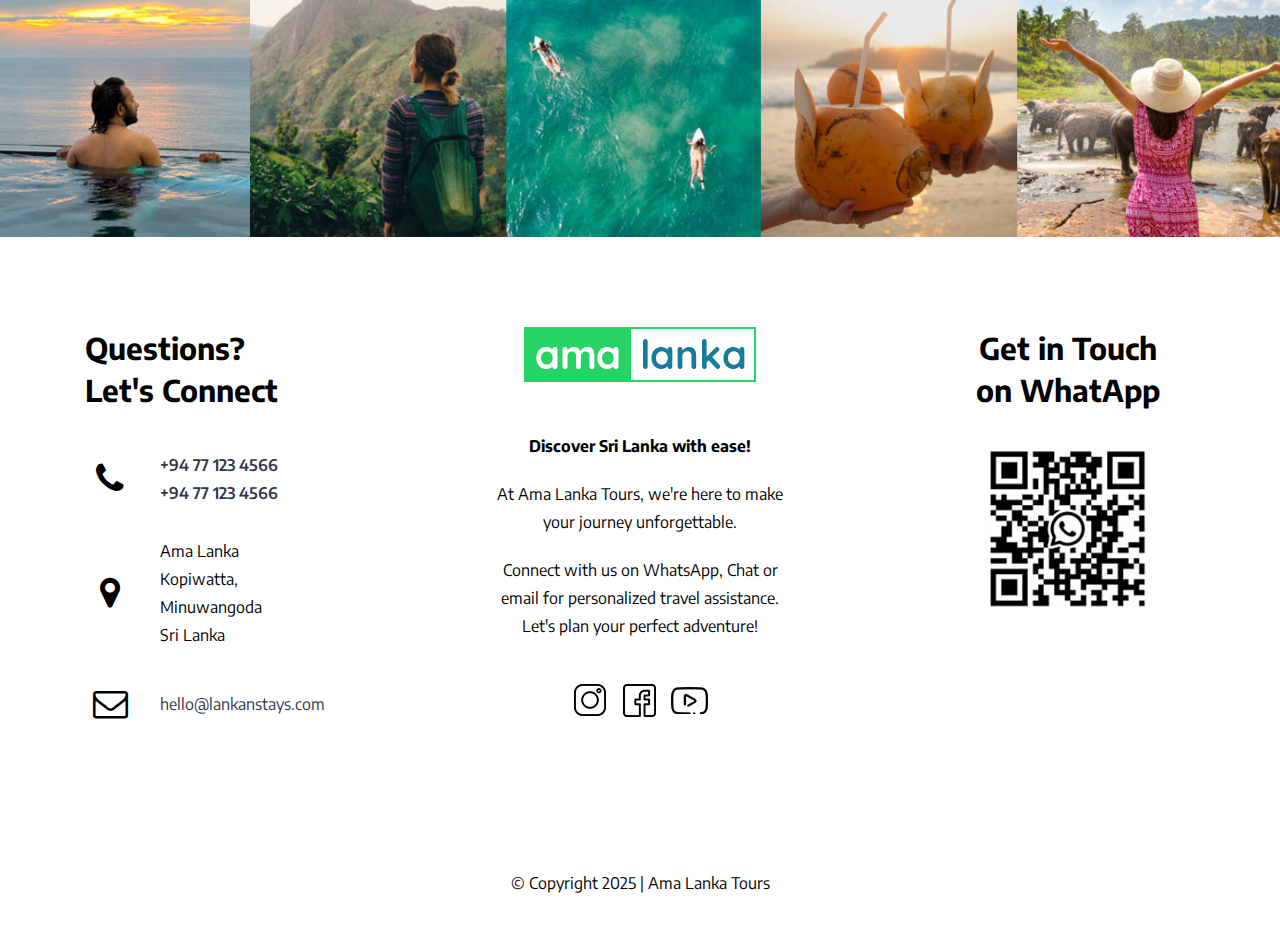
<file: car-rent.html>
<!DOCTYPE html PUBLIC "-//W3C//DTD XHTML 1.0 Transitional//EN"
        "http://www.w3.org/TR/xhtml1/DTD/xhtml1-transitional.dtd">
<html xmlns="http://www.w3.org/1999/xhtml">
<head>
    <meta http-equiv="Content-Type" content="text/html; charset=utf-8"/>
    <title>Lankan Stays & Trails</title>
    <link rel="stylesheet" type="text/css" href="css/lib.css">
    <link rel="preconnect" href="https://fonts.googleapis.com">
    <link rel="preconnect" href="https://fonts.gstatic.com" crossorigin>
    <link href="https://fonts.googleapis.com/css2?family=Encode+Sans:wght@100..900&display=swap" rel="stylesheet">
    <link rel="stylesheet" type="text/css" href="css/font-awesome.min.css">
    <meta name="viewport" content="width=device-width, initial-scale=1.0">
    <link rel="stylesheet" type="text/css" href="style.css">
</head>
<body>
<div id="main">

    <header class="header">
        <div class="container">
            <div class="row">
                <div class="col-md-12">
                    <div class="header-container">
                        <div class="header-logo">
                            <a href="index.html">
                                <img src="img/ama-lanka-logo.jpg" alt=""/>
                            </a>
                        </div>
                        <div class="header-menu-area">
                            <ul class="header-menu">
                                <li><a href="index.html">Home</a> </li>
                                <li><a href="#">Car <Rent></Rent></a> </li>
                                <li><a href="itineraries.html">Tour Itineraries</a> </li>
                                <li><a href="#">Travel Guide</a> </li>
                                <li><a href="#">About Us</a> </li>
                                <li><a href="contact-us.html">Contact Us</a> </li>
                                <li><a href="plan-your-trip.html" class="primary-btn">Plan Your Trip</a> </li>
                            </ul>
                        </div>
                    </div>
                </div>

            </div>
        </div>
    </header>

    <section class="service-hero-section" style="background-image: url('img/bg-itineraries-intro.jpg')">
        <div class="container">
            <div class="row">
                <div class="col-md-12">
                    <div class="service-inner-content color-white text-center">
                        <h3 class="f-w-400 m-b-20">Driven for Your Comfort</h3>
                        <h3 class="h1 color-white">Ama Lanka Rent A Car Service</h3>
                    </div>
                </div>
            </div>
        </div>
    </section>

    <section class="car-rent-section p-t-100 p-b-100">
        <div class="container">
            <div class="car-rent-list">
                <div class="car-rent-item">
                    <div class="row">
                        <div class="col-md-5">
                            <div class="car-rent-left">
                                <h2 class="h1 m-b-20">Car Rentals - Experience Sri Lanka at Your Own Pase</h2>
                                <p>Discover Sri Lanka with clean, comfortable cars, experienced drivers, and flexible plans. Enjoy well-maintained vehicles and a seamless travel
                                    experience tailored to your journey.</p>
                                <p class="m-t-30 m-b-30"><b>From $50 USD / Per Day</b></p>
                                <a href="#" class="primary-btn">Reserve Your Car</a>
                            </div>
                        </div>
                        <div class="col-md-7">
                            <div class="car-rent-right">
                                <div class="row">
                                    <div class="col-md-6">
                                        <img src="img/vehicle-rent-1.jpg" alt="" class="m-b-30"/>
                                    </div>
                                    <div class="col-md-6">
                                        <img src="img/vehicle-rent-2.jpg" alt="" class="m-b-30"/>
                                    </div>
                                    <div class="col-md-6">
                                        <img src="img/vehicle-rent-3.jpg" alt=""/>
                                    </div>
                                    <div class="col-md-6">
                                        <img src="img/vehicle-rent-4.jpg" alt=""/>
                                    </div>
                                </div>
                            </div>
                        </div>
                    </div>
                </div>
                <div class="car-rent-item">
                    <div class="row">
                        <div class="col-md-5">
                            <div class="car-rent-left">
                                <h2 class="h1 m-b-20">Van Rentals - The Perfect Ride for Group Adventures</h2>
                                <p>Travel in comfort with our spacious, well-maintained vans, perfect for groups. With experienced drivers and flexible options, enjoy a seamless journey to Sri Lanka's top destinations.</p>
                                <p class="m-t-30 m-b-30"><b>From $55 USD / Per Day</b></p>
                                <a href="#" class="primary-btn">Reserve Your Car</a>
                            </div>
                        </div>
                        <div class="col-md-7">
                            <div class="car-rent-right">
                                <div class="row">
                                    <div class="col-md-6">
                                        <img src="img/vehicle-rent-5.jpg" alt="" class="m-b-30"/>
                                    </div>
                                    <div class="col-md-6">
                                        <img src="img/vehicle-rent-6.jpg" alt="" class="m-b-30"/>
                                    </div>
                                    <div class="col-md-6">
                                        <img src="img/vehicle-rent-7.jpg" alt=""/>
                                    </div>
                                    <div class="col-md-6">
                                        <img src="img/vehicle-rent-8.jpg" alt=""/>
                                    </div>
                                </div>
                            </div>
                        </div>
                    </div>
                </div>
                <div class="car-rent-item">
                    <div class="row">
                        <div class="col-md-5">
                            <div class="car-rent-left">
                                <h2 class="h1 m-b-20">Bus Rentals - Seamless Travel for Groups</h2>
                                <p>Travel comfortably with our bus rental service, designed for larger groups. Whether it's for corporate events, family outings, or sightseeing tours, our well-maintained buses offer ample space, air conditioning, and a smooth ride. Our experienced drivers ensure a safe, reliable journey, so you can focus on enjoying Sri Lanka's stunning destinations with your group.</p>
                                <p class="m-t-30 m-b-30"><b>From $80 USD / Per Day</b></p>
                                <a href="#" class="primary-btn">Reserve Your Car</a>
                            </div>
                        </div>
                        <div class="col-md-7">
                            <div class="car-rent-right">
                                <div class="row">
                                    <div class="col-md-6">
                                        <img src="img/vehicle-rent-9.jpg" alt="" class="m-b-30"/>
                                    </div>
                                    <div class="col-md-6">
                                        <img src="img/vehicle-rent-10.jpg" alt="" class="m-b-30"/>
                                    </div>
                                    <div class="col-md-6">
                                        <img src="img/vehicle-rent-11.jpg" alt=""/>
                                    </div>
                                    <div class="col-md-6">
                                        <img src="img/vehicle-rent-12.jpg" alt=""/>
                                    </div>
                                </div>
                            </div>
                        </div>
                    </div>
                </div>
            </div>

        </div>
    </section>

    <section class="call-to-action-section p-t-90 p-b-90">
        <div class="container">
            <div class="row">
                <div class="col-md-12">
                    <div class="cta-container text-center">
                        <div class="title-container">
                            <h3 class="h1 color-white">Ready to Start Your Sri Lankan Adventure?</h3>
                        </div>
                        <div class="color-white">
                            <p class="m-b-10">We're here to make your trip unforgettable.</p>
                            <p>Our team of travel experts will guide your every step of the way.</p>
                            <p>Ensuring every moment reflects the beauty and the spirit of Sri Lanka</p>

                            <a href="#" class="primary-btn m-t-30">Plan your Trip!</a>
                        </div>
                    </div>
                </div>
            </div>
        </div>
    </section>

    <section class="instagram-post-section">
        <img src="img/img-instagram.jpg" alt=""/>
    </section>

    <footer class="footer">
        <div class="footer-widget p-t-90 p-b-90">
            <div class="container">
                <div class="row">
                    <div class="col-md-3">
                        <div class="footer-left">
                            <div class="footer-left-header m-b-40">
                                <h2>Questions?</h2>
                                <h2>Let's Connect</h2>
                            </div>
                            <div class="footer-contact-info">
                                <div class="contact-info-item">
                                    <div class="contact-info-icon">
                                        <i class="fa fa-phone" aria-hidden="true"></i>
                                    </div>
                                    <div class="contact-info-content">
                                        <div><a href="#" class="f-w-600">+94 77 123 4566</a></div>
                                        <div><a href="#" class="f-w-600">+94 77 123 4566</a></div>
                                    </div>
                                </div>
                                <div class="contact-info-item">
                                    <div class="contact-info-icon">
                                        <i class="fa fa-map-marker" aria-hidden="true"></i>
                                    </div>
                                    <div class="contact-info-content">
                                        <p>Ama Lanka<br/> Kopiwatta, <br/> Minuwangoda <br/> Sri Lanka</p>
                                    </div>
                                </div>
                                <div class="contact-info-item">
                                    <div class="contact-info-icon">
                                        <i class="fa fa-envelope-o" aria-hidden="true"></i>
                                    </div>
                                    <div class="contact-info-content">
                                        <a href="#">hello@lankanstays.com</a>
                                    </div>
                                </div>
                            </div>
                        </div>
                    </div>
                    <div class="col-md-6">
                        <div class="footer-center text-center">
                            <img src="img/ama-lanka-logo.jpg" alt=""/>

                            <div class="multi-para p-t-50">
                                <p><b>Discover Sri Lanka with ease!</b></p>
                                <p>At Ama Lanka Tours, we're here to make your journey unforgettable.</p>
                                <p>Connect with us on WhatsApp, Chat or email for personalized travel assistance.
                                    Let's plan your perfect adventure!</p>
                            </div>

                            <div class="social-icon-container m-t-40">
                                <a href="#"> <img src="img/icon-instagram.jpg" alt=""/> </a>
                                <a href="#"> <img src="img/icon-facebook.jpg" alt=""/> </a>
                                <a href="#"> <img src="img/icon-you-tube.jpg" alt=""/> </a>
                            </div>
                        </div>
                    </div>

                    <div class="col-md-3">
                        <div class="footer-right text-center">
                            <div class="footer-left-header m-b-40">
                                <h2>Get in Touch <br/> on WhatApp</h2>
                            </div>
                            <img src="img/img-qr.jpg" alt=""/>
                        </div>
                    </div>
                </div>
            </div>
        </div>
        <div class="footer-socket text-center">
            <div class="container">
                <div class="row">
                    <div class="col-md-12">
                        <div class="footer-socket-cont p-t-20 p-b-30">
                            <p>© Copyright 2025 | Ama Lanka Tours</p>
                        </div>
                    </div>
                </div>
            </div>
        </div>
    </footer>
</div>
<script type="text/javascript" src="js/jquery.min.js"></script>
<script type="text/javascript" src="js/custom.js"></script>
<script type="text/javascript" src="js/jquery.bxslider.js"></script>
<script type="text/javascript" src="js/owl.carousel.min.js"></script>
</body>
</html>
</file>
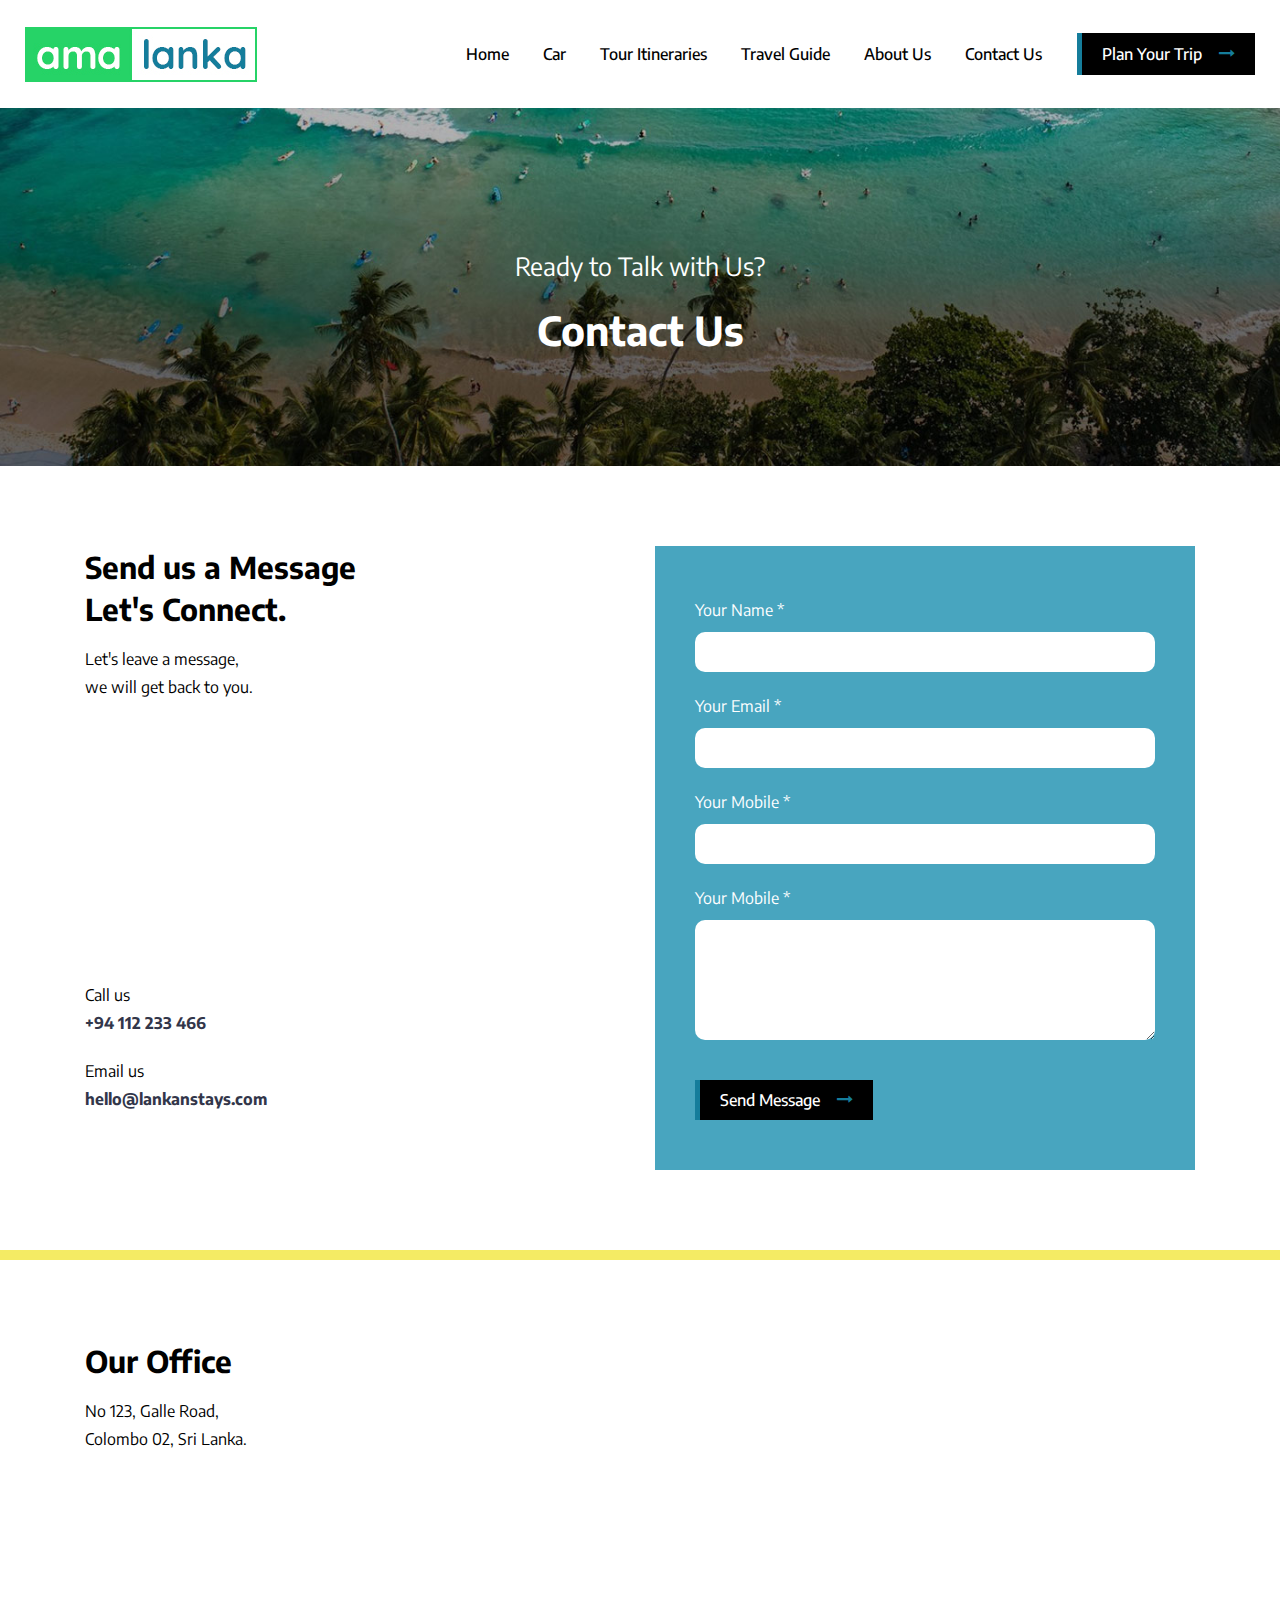
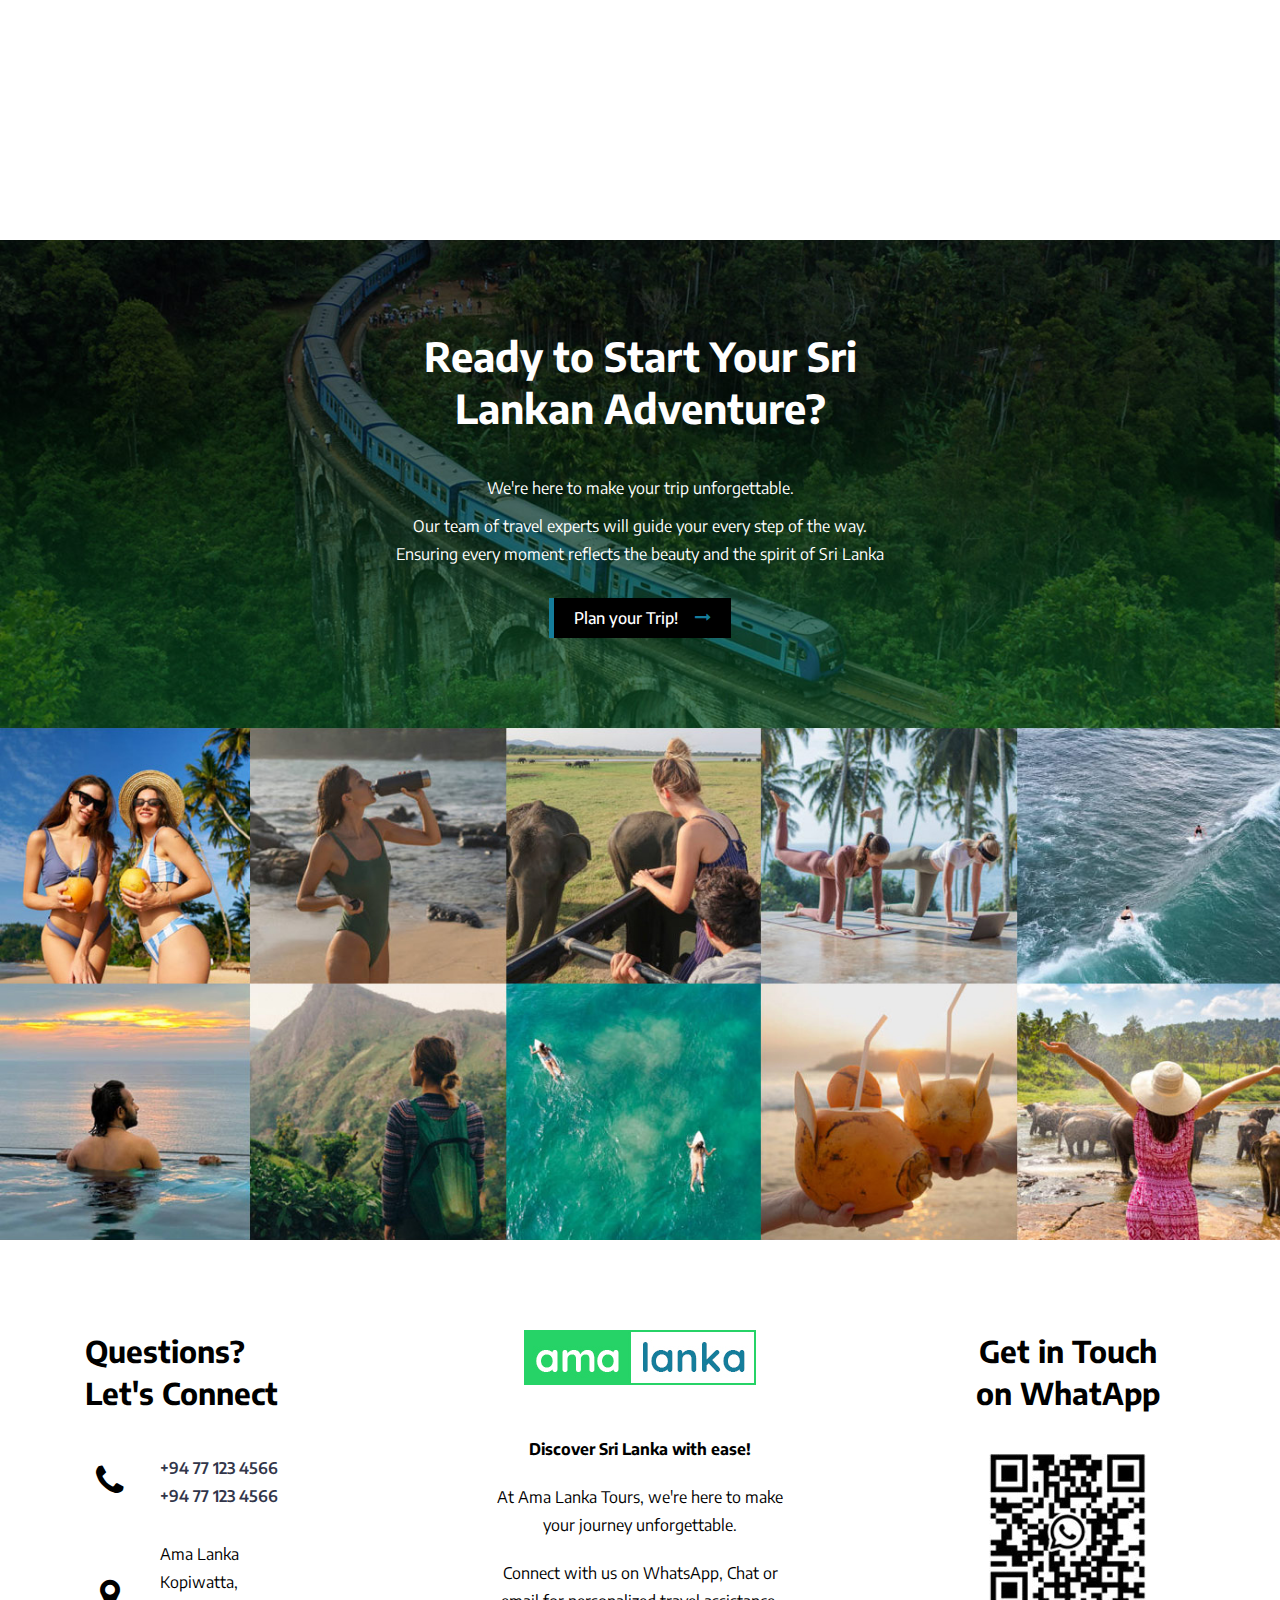
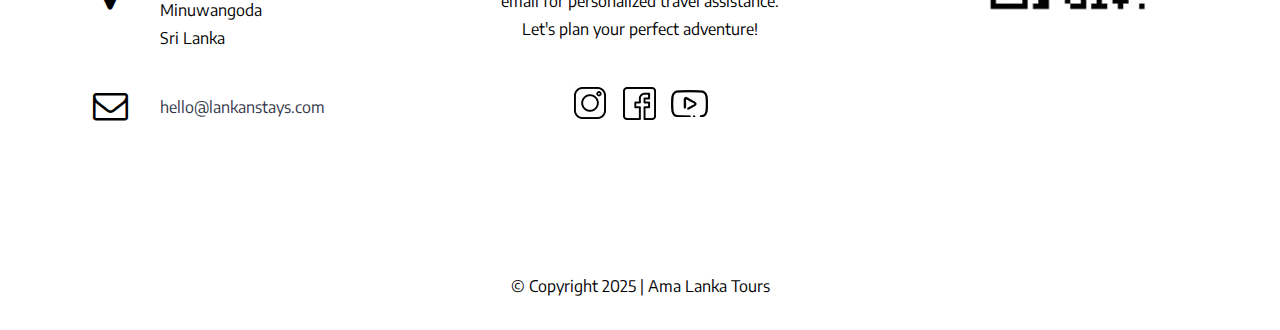
<file: contact-us.html>
<!DOCTYPE html PUBLIC "-//W3C//DTD XHTML 1.0 Transitional//EN"
        "http://www.w3.org/TR/xhtml1/DTD/xhtml1-transitional.dtd">
<html xmlns="http://www.w3.org/1999/xhtml">
<head>
    <meta http-equiv="Content-Type" content="text/html; charset=utf-8"/>
    <title>Lankan Stays & Trails</title>
    <link rel="stylesheet" type="text/css" href="css/lib.css">
    <link rel="preconnect" href="https://fonts.googleapis.com">
    <link rel="preconnect" href="https://fonts.gstatic.com" crossorigin>
    <link href="https://fonts.googleapis.com/css2?family=Encode+Sans:wght@100..900&display=swap" rel="stylesheet">
    <link rel="stylesheet" type="text/css" href="css/font-awesome.min.css">
    <meta name="viewport" content="width=device-width, initial-scale=1.0">
    <link rel="stylesheet" type="text/css" href="style.css">
</head>
<body>
<div id="main">

    <header class="header">
        <div class="container">
            <div class="row">
                <div class="col-md-12">
                    <div class="header-container">
                        <div class="header-logo">
                            <a href="index.html">
                                <img src="img/ama-lanka-logo.jpg" alt=""/>
                            </a>
                        </div>
                        <div class="header-menu-area">
                            <ul class="header-menu">
                                <li><a href="index.html">Home</a> </li>
                                <li><a href="#">Car <Rent></Rent></a> </li>
                                <li><a href="itineraries.html">Tour Itineraries</a> </li>
                                <li><a href="#">Travel Guide</a> </li>
                                <li><a href="#">About Us</a> </li>
                                <li><a href="contact-us.html">Contact Us</a> </li>
                                <li><a href="plan-your-trip.html" class="primary-btn">Plan Your Trip</a> </li>
                            </ul>
                        </div>
                    </div>
                </div>

            </div>
        </div>
    </header>

    <section class="service-hero-section" style="background-image: url('img/service-single-main-banner.jpg')">
        <div class="container">
            <div class="row">
                <div class="col-md-12">
                    <div class="service-inner-content color-white text-center">
                        <h3 class="f-w-400 m-b-20">Ready to Talk with Us?</h3>
                        <h3 class="h1 color-white">Contact Us</h3>
                    </div>
                </div>
            </div>
        </div>
    </section>

    <section class="contact-form-section p-t-80 p-b-80">
        <div class="container">
            <div class="row">
                <div class="col-md-6">
                    <div class="contact-form-left">
                        <h3 class="h2 m-b-15">Send us a Message<br/>Let's Connect.</h3>
                        <p>Let's leave a message, <br/>we will get back to you.</p>

                        <div class="contact-info-container">
                            <div class="contact-info phone">
                                <p>Call us</p>
                                <a href="#">+94 112 233 466</a>
                            </div>
                            <div class="contact-info email">
                                <p>Email us</p>
                                <a href="#">hello@lankanstays.com</a>
                            </div>
                        </div>
                    </div>
                </div>
                <div class="col-md-6">
                    <div class="contact-form-right">
                        <div class="form-container">
                            <div class="form-group">
                                <p>Your Name *</p>
                                <input/>
                            </div>
                            <div class="form-group">
                                <p>Your Email *</p>
                                <input/>
                            </div>
                            <div class="form-group">
                                <p>Your Mobile *</p>
                                <input/>
                            </div>
                            <div class="form-group">
                                <p>Your Mobile *</p>
                                <textarea></textarea>
                            </div>

                            <a href="#" class="primary-btn orange-2 m-t-20">Send Message</a>
                        </div>
                    </div>
                </div>
            </div>
        </div>
    </section>

    <section class="our-office-section p-t-80 p-b-80 yellow-border-top">
        <div class="container">
            <div class="row">
                <div  class="col-md-4">
                    <div class="our-office-left">
                        <h3 class="h2 m-b-15">Our Office</h3>
                        <p>No 123, Galle Road,<br/>Colombo 02, Sri Lanka.</p>
                    </div>
                </div>
                <div  class="col-md-8">
                    <div class="our-office-right">
                        <iframe src="https://www.google.com/maps/embed?pb=!1m18!1m12!1m3!1d26644.500372292077!2d79.84767146497286!3d6.923002502038815!2m3!1f0!2f0!3f0!3m2!1i1024!2i768!4f13.1!3m3!1m2!1s0x3ae2596d68bd76dd%3A0x499ecbad6d82191f!2sIbbanwala%20Junction%20Bus%20Stop!5e0!3m2!1sen!2slk!4v1734449500076!5m2!1sen!2slk" width="100%" height="420" style="border:0;" allowfullscreen="" loading="lazy" referrerpolicy="no-referrer-when-downgrade"></iframe>
                    </div>
                </div>
            </div>
        </div>
    </section>

    <section class="call-to-action-section p-t-90 p-b-90">
        <div class="container">
            <div class="row">
                <div class="col-md-12">
                    <div class="cta-container text-center">
                        <div class="title-container">
                            <h3 class="h1 color-white">Ready to Start Your Sri Lankan Adventure?</h3>
                        </div>
                        <div class="color-white">
                            <p class="m-b-10">We're here to make your trip unforgettable.</p>
                            <p>Our team of travel experts will guide your every step of the way.</p>
                            <p>Ensuring every moment reflects the beauty and the spirit of Sri Lanka</p>

                            <a href="#" class="primary-btn m-t-30">Plan your Trip!</a>
                        </div>
                    </div>
                </div>
            </div>
        </div>
    </section>

    <section class="instagram-post-section">
        <img src="img/img-instagram.jpg" alt=""/>
    </section>

    <footer class="footer">
        <div class="footer-widget p-t-90 p-b-90">
            <div class="container">
                <div class="row">
                    <div class="col-md-3">
                        <div class="footer-left">
                            <div class="footer-left-header m-b-40">
                                <h2>Questions?</h2>
                                <h2>Let's Connect</h2>
                            </div>
                            <div class="footer-contact-info">
                                <div class="contact-info-item">
                                    <div class="contact-info-icon">
                                        <i class="fa fa-phone" aria-hidden="true"></i>
                                    </div>
                                    <div class="contact-info-content">
                                        <div><a href="#" class="f-w-600">+94 77 123 4566</a></div>
                                        <div><a href="#" class="f-w-600">+94 77 123 4566</a></div>
                                    </div>
                                </div>
                                <div class="contact-info-item">
                                    <div class="contact-info-icon">
                                        <i class="fa fa-map-marker" aria-hidden="true"></i>
                                    </div>
                                    <div class="contact-info-content">
                                        <p>Ama Lanka<br/> Kopiwatta, <br/> Minuwangoda <br/> Sri Lanka</p>
                                    </div>
                                </div>
                                <div class="contact-info-item">
                                    <div class="contact-info-icon">
                                        <i class="fa fa-envelope-o" aria-hidden="true"></i>
                                    </div>
                                    <div class="contact-info-content">
                                        <a href="#">hello@lankanstays.com</a>
                                    </div>
                                </div>
                            </div>
                        </div>
                    </div>
                    <div class="col-md-6">
                        <div class="footer-center text-center">
                            <img src="img/ama-lanka-logo.jpg" alt=""/>

                            <div class="multi-para p-t-50">
                                <p><b>Discover Sri Lanka with ease!</b></p>
                                <p>At Ama Lanka Tours, we're here to make your journey unforgettable.</p>
                                <p>Connect with us on WhatsApp, Chat or email for personalized travel assistance.
                                    Let's plan your perfect adventure!</p>
                            </div>

                            <div class="social-icon-container m-t-40">
                                <a href="#"> <img src="img/icon-instagram.jpg" alt=""/> </a>
                                <a href="#"> <img src="img/icon-facebook.jpg" alt=""/> </a>
                                <a href="#"> <img src="img/icon-you-tube.jpg" alt=""/> </a>
                            </div>
                        </div>
                    </div>

                    <div class="col-md-3">
                        <div class="footer-right text-center">
                            <div class="footer-left-header m-b-40">
                                <h2>Get in Touch <br/> on WhatApp</h2>
                            </div>
                            <img src="img/img-qr.jpg" alt=""/>
                        </div>
                    </div>
                </div>
            </div>
        </div>
        <div class="footer-socket text-center">
            <div class="container">
                <div class="row">
                    <div class="col-md-12">
                        <div class="footer-socket-cont p-t-20 p-b-30">
                            <p>© Copyright 2025 | Ama Lanka Tours</p>
                        </div>
                    </div>
                </div>
            </div>
        </div>
    </footer>
</div>
<script type="text/javascript" src="js/jquery.min.js"></script>
<script type="text/javascript" src="js/custom.js"></script>
<script type="text/javascript" src="js/jquery.bxslider.js"></script>
<script type="text/javascript" src="js/owl.carousel.min.js"></script>
</body>
</html>
</file>
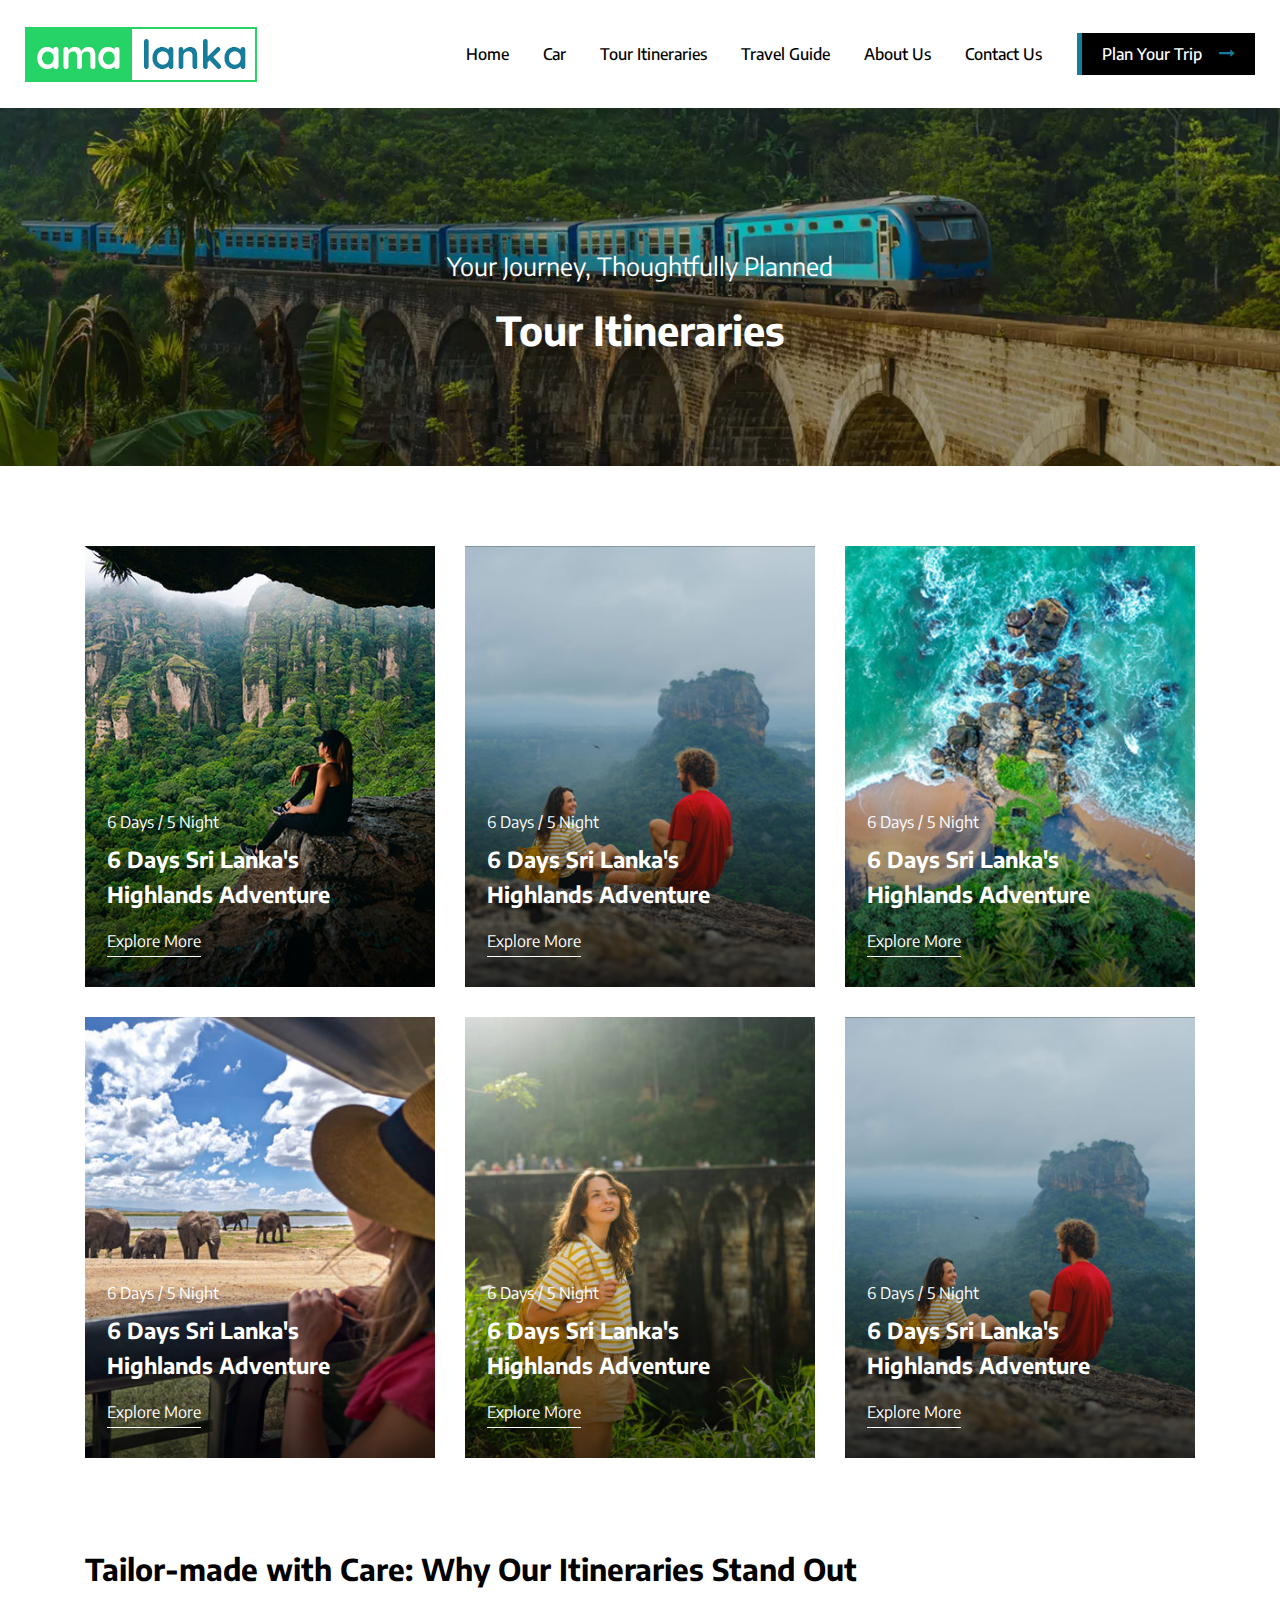
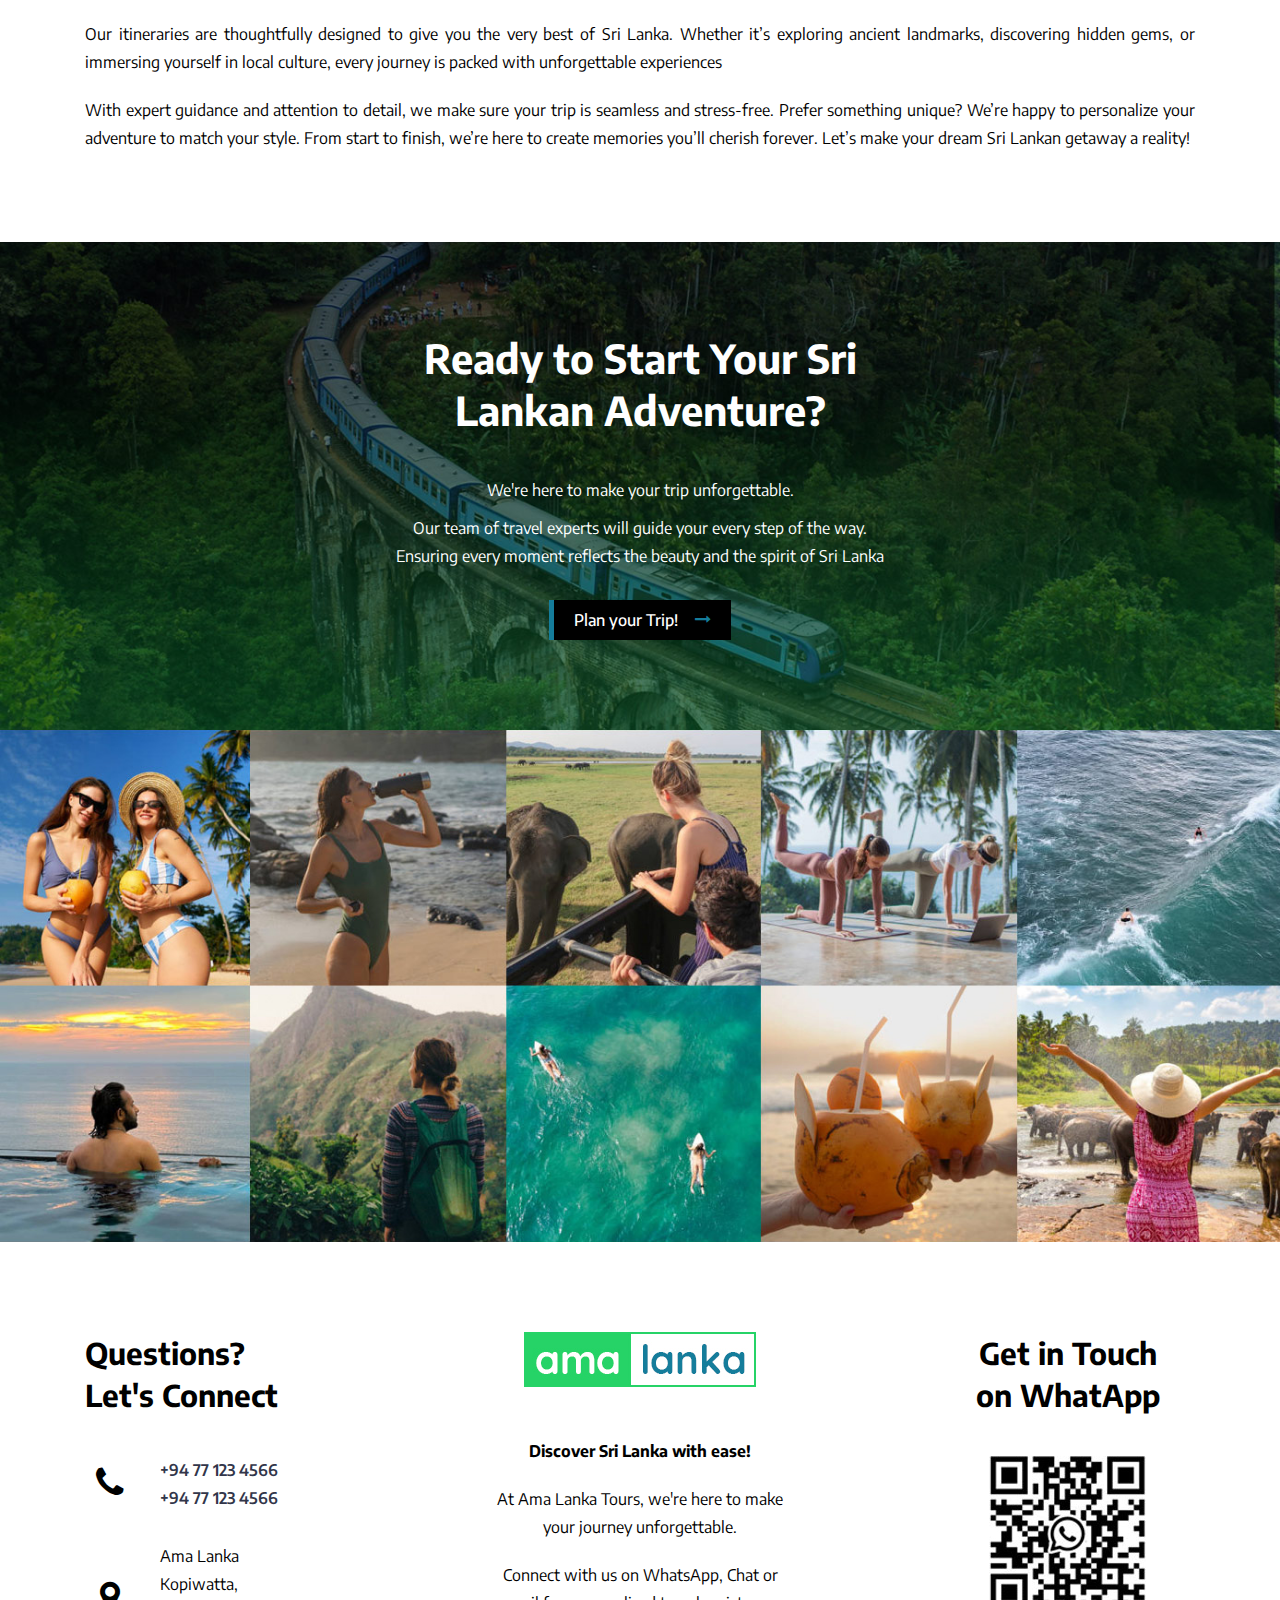
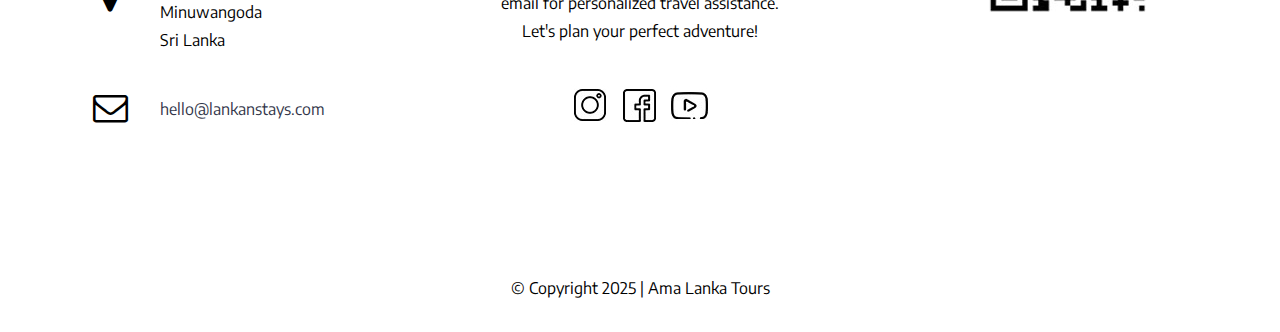
<file: itineraries.html>
<!DOCTYPE html PUBLIC "-//W3C//DTD XHTML 1.0 Transitional//EN"
        "http://www.w3.org/TR/xhtml1/DTD/xhtml1-transitional.dtd">
<html xmlns="http://www.w3.org/1999/xhtml">
<head>
    <meta http-equiv="Content-Type" content="text/html; charset=utf-8"/>
    <title>Lankan Stays & Trails</title>
    <link rel="stylesheet" type="text/css" href="css/lib.css">
    <link rel="preconnect" href="https://fonts.googleapis.com">
    <link rel="preconnect" href="https://fonts.gstatic.com" crossorigin>
    <link href="https://fonts.googleapis.com/css2?family=Encode+Sans:wght@100..900&display=swap" rel="stylesheet">
    <link rel="stylesheet" type="text/css" href="css/font-awesome.min.css">
    <meta name="viewport" content="width=device-width, initial-scale=1.0">
    <link rel="stylesheet" type="text/css" href="style.css">
</head>
<body>
<div id="main">

    <header class="header">
        <div class="container">
            <div class="row">
                <div class="col-md-12">
                    <div class="header-container">
                        <div class="header-logo">
                            <a href="index.html">
                                <img src="img/ama-lanka-logo.jpg" alt=""/>
                            </a>
                        </div>
                        <div class="header-menu-area">
                            <ul class="header-menu">
                                <li><a href="index.html">Home</a> </li>
                                <li><a href="#">Car <Rent></Rent></a> </li>
                                <li><a href="itineraries.html">Tour Itineraries</a> </li>
                                <li><a href="#">Travel Guide</a> </li>
                                <li><a href="#">About Us</a> </li>
                                <li><a href="contact-us.html">Contact Us</a> </li>
                                <li><a href="plan-your-trip.html" class="primary-btn">Plan Your Trip</a> </li>
                            </ul>
                        </div>
                    </div>
                </div>

            </div>
        </div>
    </header>

    <section class="service-hero-section" style="background-image: url('img/bg-itineraries-intro.jpg')">
        <div class="container">
            <div class="row">
                <div class="col-md-12">
                    <div class="service-inner-content color-white text-center">
                        <h3 class="f-w-400 m-b-20">Your Journey, Thoughtfully Planned</h3>
                        <h3 class="h1 color-white">Tour Itineraries</h3>
                    </div>
                </div>
            </div>
        </div>
    </section>

    <section class="itineraries-section p-t-80 p-b-10">
        <div class="container">
            <div class="row">
                <div class="col-md-4">
                    <div class="itineraries-box">
                        <img src="img/itinerary-1.jpg" alt=""/>
                        <div class="itineraries-box-inner color-white">
                            <p class="days">6 Days / 5 Night</p>
                            <h4 class="name m-b-15">6 Days Sri Lanka's <br/>Highlands Adventure</h4>
                            <a href="#" class="explore-btn">Explore More</a>
                        </div>
                    </div>
                </div>
                <div class="col-md-4">
                    <div class="itineraries-box">
                        <img src="img/itinerary-2.jpg" alt=""/>
                        <div class="itineraries-box-inner color-white">
                            <p class="days">6 Days / 5 Night</p>
                            <h4 class="name m-b-15">6 Days Sri Lanka's <br/>Highlands Adventure</h4>
                            <a href="#" class="explore-btn">Explore More</a>
                        </div>
                    </div>
                </div>
                <div class="col-md-4">
                    <div class="itineraries-box">
                        <img src="img/itinerary-3.jpg" alt=""/>
                        <div class="itineraries-box-inner color-white">
                            <p class="days">6 Days / 5 Night</p>
                            <h4 class="name m-b-15">6 Days Sri Lanka's <br/>Highlands Adventure</h4>
                            <a href="#" class="explore-btn">Explore More</a>
                        </div>
                    </div>
                </div>

                <div class="col-md-4">
                    <div class="itineraries-box">
                        <img src="img/itinerary-4.jpg" alt=""/>
                        <div class="itineraries-box-inner color-white">
                            <p class="days">6 Days / 5 Night</p>
                            <h4 class="name m-b-15">6 Days Sri Lanka's <br/>Highlands Adventure</h4>
                            <a href="#" class="explore-btn">Explore More</a>
                        </div>
                    </div>
                </div>
                <div class="col-md-4">
                    <div class="itineraries-box">
                        <img src="img/itinerary-5.jpg" alt=""/>
                        <div class="itineraries-box-inner color-white">
                            <p class="days">6 Days / 5 Night</p>
                            <h4 class="name m-b-15">6 Days Sri Lanka's <br/>Highlands Adventure</h4>
                            <a href="#" class="explore-btn">Explore More</a>
                        </div>
                    </div>
                </div>
                <div class="col-md-4">
                    <div class="itineraries-box">
                        <img src="img/itinerary-2.jpg" alt=""/>
                        <div class="itineraries-box-inner color-white">
                            <p class="days">6 Days / 5 Night</p>
                            <h4 class="name m-b-15">6 Days Sri Lanka's <br/>Highlands Adventure</h4>
                            <a href="#" class="explore-btn">Explore More</a>
                        </div>
                    </div>
                </div>

            </div>
        </div>
    </section>

    <section class="itineraries-des-section p-t-50 p-b-90">
        <div class="container">
            <div class="row align-items-center">
                <div class="col-md-12">
                    <div class="itineraries-des-content">
                        <h3 class="h2 m-b-30">Tailor-made with Care: Why Our Itineraries Stand Out</h3>
                        <div class="multi-para justify">
                            <p>Our itineraries are thoughtfully designed to give you the very best of Sri Lanka. Whether it’s exploring ancient landmarks, discovering hidden gems, or immersing yourself in local culture, every journey is packed with unforgettable experiences</p>
                            <p>With expert guidance and attention to detail, we make sure your trip is seamless and stress-free. Prefer something unique? We’re happy to personalize your adventure to match your style. From start to finish, we’re here to create memories you’ll cherish forever. Let’s make your dream Sri Lankan getaway a reality!</p>
                        </div>
                    </div>
                </div>
            </div>
        </div>
    </section>

    <section class="call-to-action-section p-t-90 p-b-90">
        <div class="container">
            <div class="row">
                <div class="col-md-12">
                    <div class="cta-container text-center">
                        <div class="title-container">
                            <h3 class="h1 color-white">Ready to Start Your Sri Lankan Adventure?</h3>
                        </div>
                        <div class="color-white">
                            <p class="m-b-10">We're here to make your trip unforgettable.</p>
                            <p>Our team of travel experts will guide your every step of the way.</p>
                            <p>Ensuring every moment reflects the beauty and the spirit of Sri Lanka</p>

                            <a href="#" class="primary-btn m-t-30">Plan your Trip!</a>
                        </div>
                    </div>
                </div>
            </div>
        </div>
    </section>

    <section class="instagram-post-section">
        <img src="img/img-instagram.jpg" alt=""/>
    </section>

    <footer class="footer">
        <div class="footer-widget p-t-90 p-b-90">
            <div class="container">
                <div class="row">
                    <div class="col-md-3">
                        <div class="footer-left">
                            <div class="footer-left-header m-b-40">
                                <h2>Questions?</h2>
                                <h2>Let's Connect</h2>
                            </div>
                            <div class="footer-contact-info">
                                <div class="contact-info-item">
                                    <div class="contact-info-icon">
                                        <i class="fa fa-phone" aria-hidden="true"></i>
                                    </div>
                                    <div class="contact-info-content">
                                        <div><a href="#" class="f-w-600">+94 77 123 4566</a></div>
                                        <div><a href="#" class="f-w-600">+94 77 123 4566</a></div>
                                    </div>
                                </div>
                                <div class="contact-info-item">
                                    <div class="contact-info-icon">
                                        <i class="fa fa-map-marker" aria-hidden="true"></i>
                                    </div>
                                    <div class="contact-info-content">
                                        <p>Ama Lanka<br/> Kopiwatta, <br/> Minuwangoda <br/> Sri Lanka</p>
                                    </div>
                                </div>
                                <div class="contact-info-item">
                                    <div class="contact-info-icon">
                                        <i class="fa fa-envelope-o" aria-hidden="true"></i>
                                    </div>
                                    <div class="contact-info-content">
                                        <a href="#">hello@lankanstays.com</a>
                                    </div>
                                </div>
                            </div>
                        </div>
                    </div>
                    <div class="col-md-6">
                        <div class="footer-center text-center">
                            <img src="img/ama-lanka-logo.jpg" alt=""/>

                            <div class="multi-para p-t-50">
                                <p><b>Discover Sri Lanka with ease!</b></p>
                                <p>At Ama Lanka Tours, we're here to make your journey unforgettable.</p>
                                <p>Connect with us on WhatsApp, Chat or email for personalized travel assistance.
                                    Let's plan your perfect adventure!</p>
                            </div>

                            <div class="social-icon-container m-t-40">
                                <a href="#"> <img src="img/icon-instagram.jpg" alt=""/> </a>
                                <a href="#"> <img src="img/icon-facebook.jpg" alt=""/> </a>
                                <a href="#"> <img src="img/icon-you-tube.jpg" alt=""/> </a>
                            </div>
                        </div>
                    </div>

                    <div class="col-md-3">
                        <div class="footer-right text-center">
                            <div class="footer-left-header m-b-40">
                                <h2>Get in Touch <br/> on WhatApp</h2>
                            </div>
                            <img src="img/img-qr.jpg" alt=""/>
                        </div>
                    </div>
                </div>
            </div>
        </div>
        <div class="footer-socket text-center">
            <div class="container">
                <div class="row">
                    <div class="col-md-12">
                        <div class="footer-socket-cont p-t-20 p-b-30">
                            <p>© Copyright 2025 | Ama Lanka Tours</p>
                        </div>
                    </div>
                </div>
            </div>
        </div>
    </footer>
</div>
<script type="text/javascript" src="js/jquery.min.js"></script>
<script type="text/javascript" src="js/custom.js"></script>
<script type="text/javascript" src="js/jquery.bxslider.js"></script>
<script type="text/javascript" src="js/owl.carousel.min.js"></script>
</body>
</html>
</file>
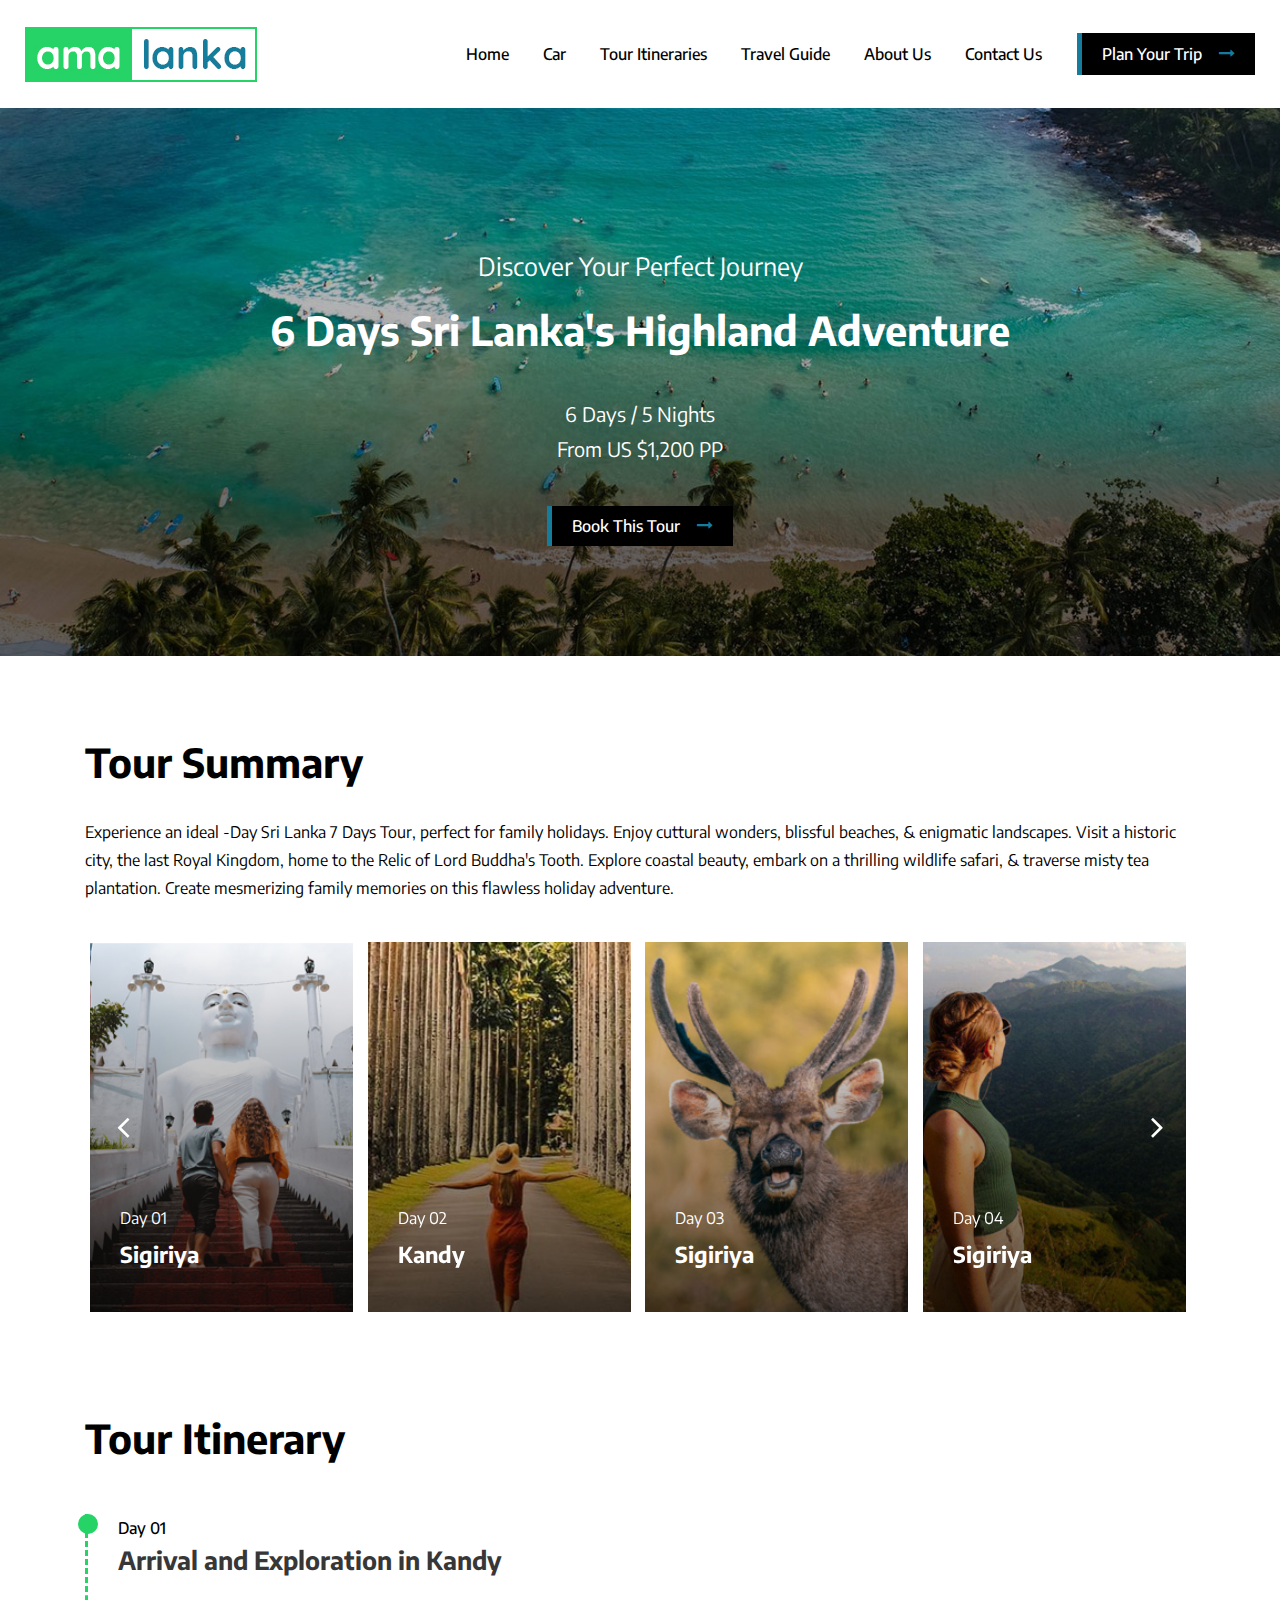
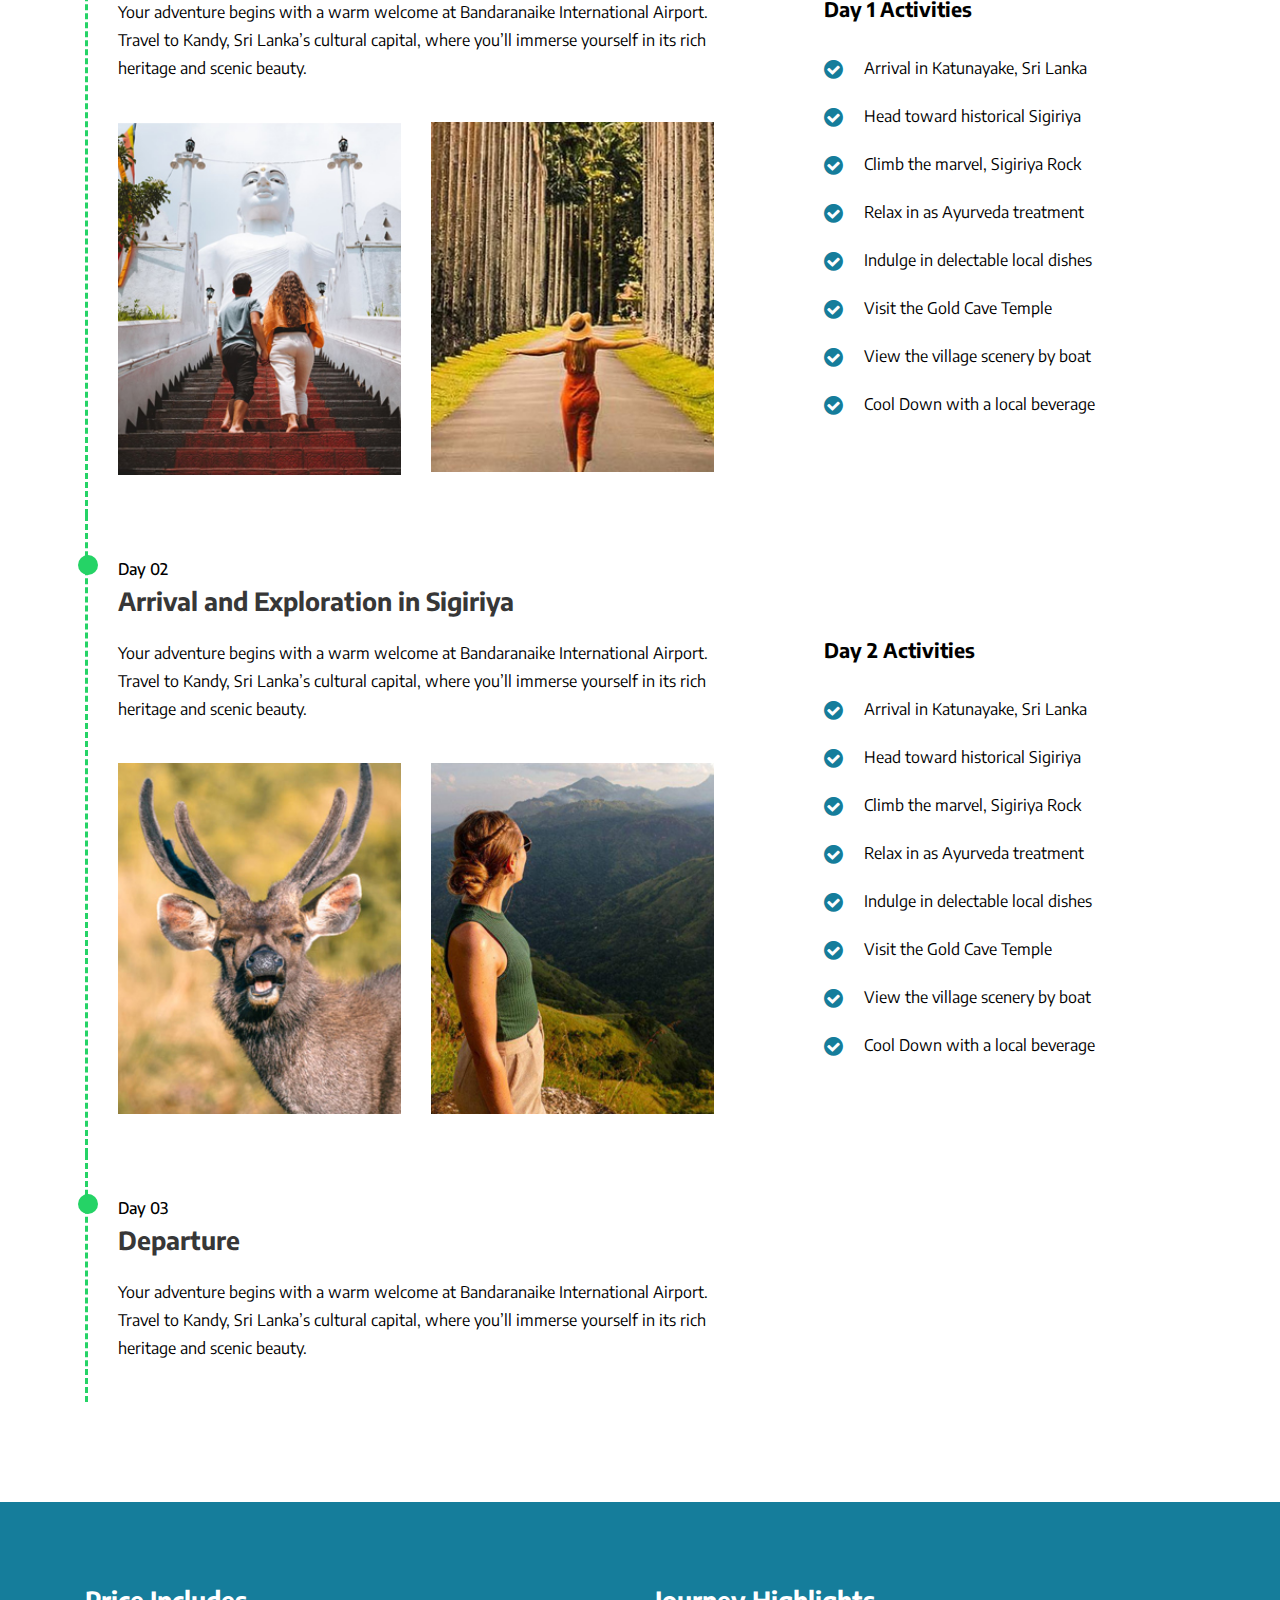
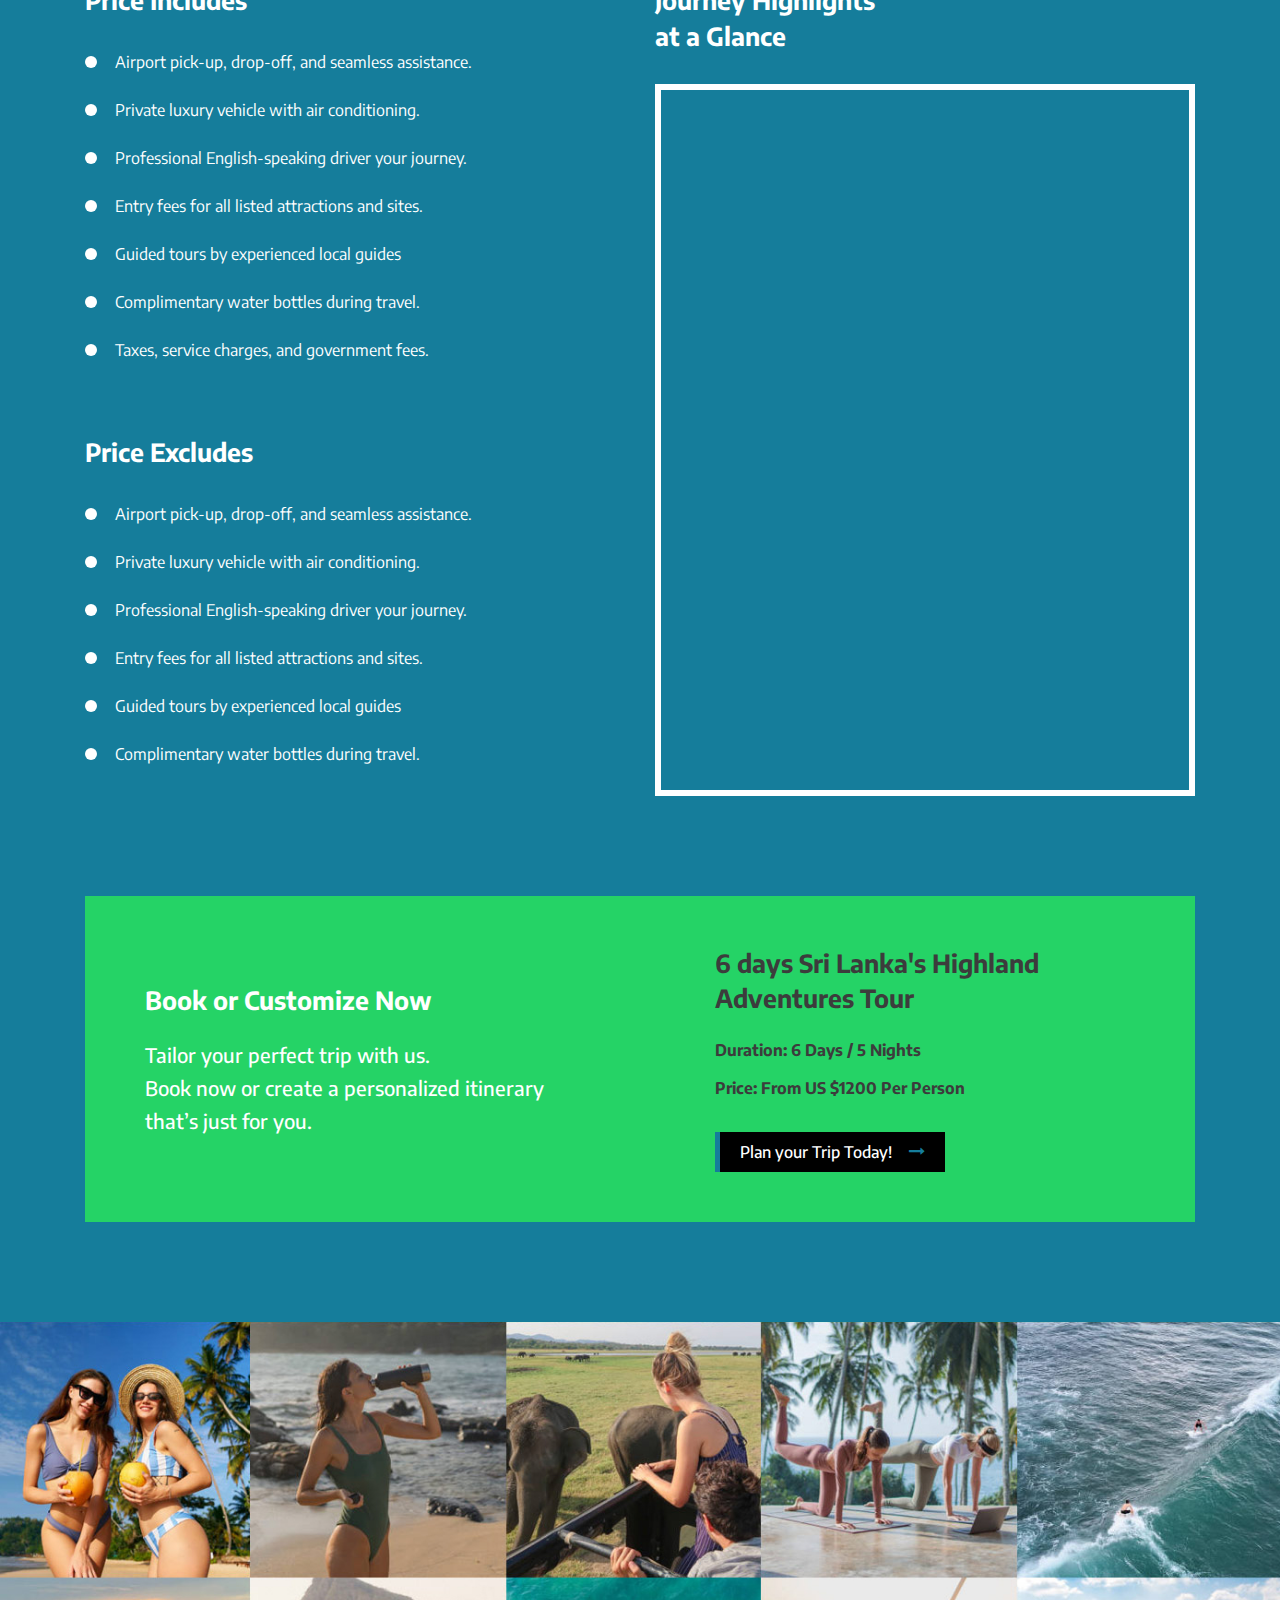
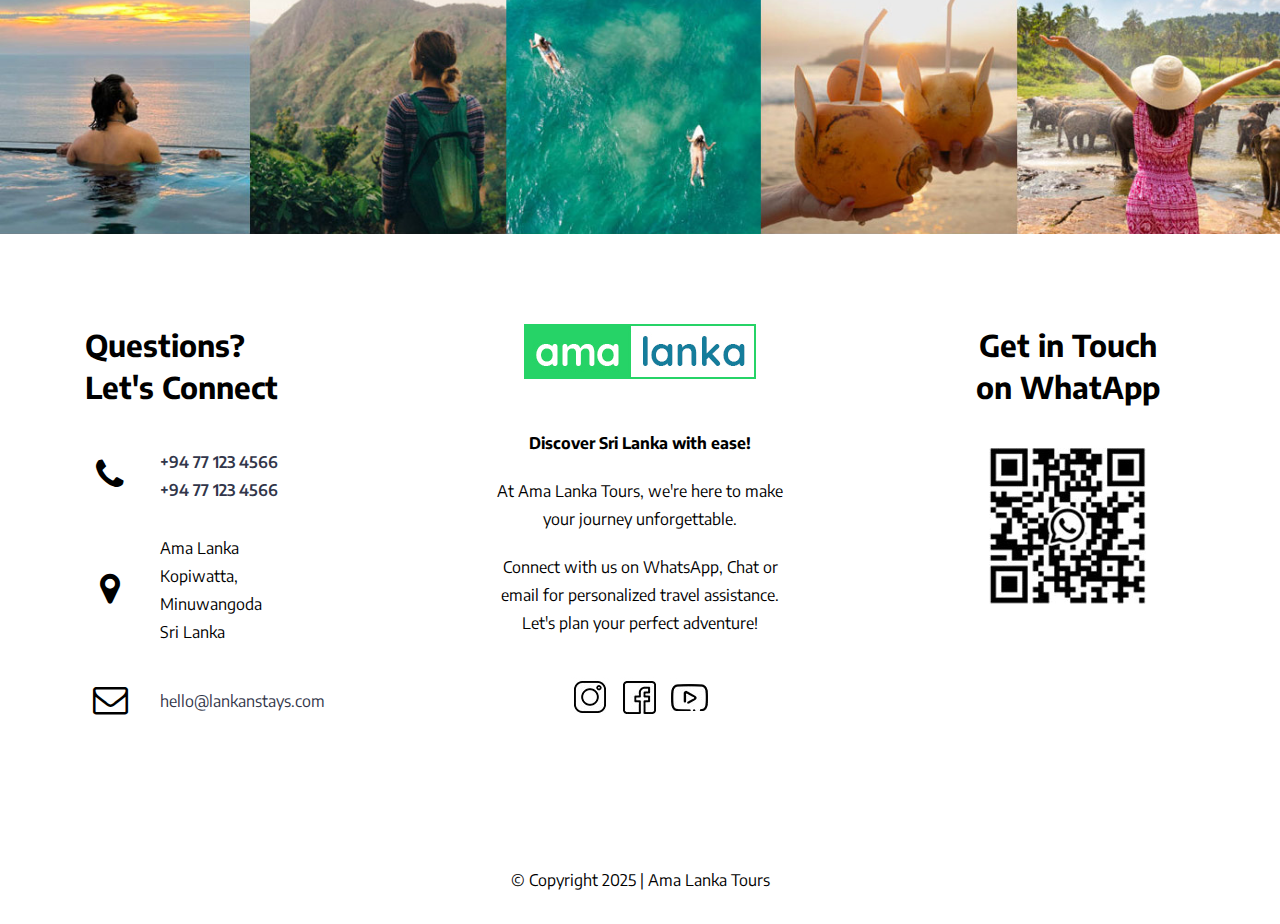
<file: itinerary-single.html>
<!DOCTYPE html PUBLIC "-//W3C//DTD XHTML 1.0 Transitional//EN"
        "http://www.w3.org/TR/xhtml1/DTD/xhtml1-transitional.dtd">
<html xmlns="http://www.w3.org/1999/xhtml">
<head>
    <meta http-equiv="Content-Type" content="text/html; charset=utf-8"/>
    <title>Lankan Stays & Trails</title>
    <link rel="stylesheet" type="text/css" href="css/lib.css">
    <link rel="preconnect" href="https://fonts.googleapis.com">
    <link rel="preconnect" href="https://fonts.gstatic.com" crossorigin>
    <link href="https://fonts.googleapis.com/css2?family=Encode+Sans:wght@100..900&display=swap" rel="stylesheet">
    <link rel="stylesheet" type="text/css" href="css/font-awesome.min.css">
    <meta name="viewport" content="width=device-width, initial-scale=1.0">
    <link rel="stylesheet" type="text/css" href="style.css">
</head>
<body>
<div id="main">

    <header class="header">
        <div class="container">
            <div class="row">
                <div class="col-md-12">
                    <div class="header-container">
                        <div class="header-logo">
                            <a href="index.html">
                                <img src="img/ama-lanka-logo.jpg" alt=""/>
                            </a>
                        </div>
                        <div class="header-menu-area">
                            <ul class="header-menu">
                                <li><a href="index.html">Home</a> </li>
                                <li><a href="#">Car <Rent></Rent></a> </li>
                                <li><a href="itineraries.html">Tour Itineraries</a> </li>
                                <li><a href="#">Travel Guide</a> </li>
                                <li><a href="#">About Us</a> </li>
                                <li><a href="contact-us.html">Contact Us</a> </li>
                                <li><a href="plan-your-trip.html" class="primary-btn">Plan Your Trip</a> </li>
                            </ul>
                        </div>
                    </div>
                </div>

            </div>
        </div>
    </header>

    <section class="service-hero-section" style="background-image: url('img/service-single-main-banner.jpg')">
        <div class="container">
            <div class="row">
                <div class="col-md-12">
                    <div class="service-inner-content color-white text-center">
                        <h3 class="f-w-400 m-b-20">Discover Your Perfect Journey</h3>
                        <h1 class="color-white">6 Days Sri Lanka's Highland Adventure</h1>

                        <div class="duration-price-container p-t-40">
                            <p>6 Days / 5 Nights</p>
                            <p>From US $1,200 PP</p>
                        </div>

                        <a href="#" class="primary-btn m-t-40">Book This Tour</a>
                    </div>
                </div>
            </div>
        </div>
    </section>

    <section class="tour-summary-section p-t-80 p-b-50">
        <div class="container">
            <div class="row">
                <div class="col-md-12">
                    <div class="tour-summary-container">
                        <h3 class="h1 m-b-30">Tour Summary</h3>
                        <div class="multi-para">
                            <p>Experience an ideal -Day Sri Lanka 7 Days Tour, perfect for family holidays. Enjoy cuttural wonders, blissful beaches, & enigmatic landscapes. Visit a historic city, the last Royal Kingdom, home to the Relic of Lord Buddha's Tooth. Explore coastal beauty, embark on a thrilling wildlife safari, & traverse misty tea plantation. Create mesmerizing family memories on this flawless holiday adventure.</p>
                       </div>

                        <div class="tour-summary-carousel-container p-t-40">

                            <div class="owl-carousel tour-summary-carousel">
                                <div class="item">
                                    <div class="tour-summary-item">
                                        <img src="img/day-img-1.jpg" alt=""/>
                                        <div class="tour-summary-inner">
                                            <div class="tour-summary-inner-text color-white">
                                                <p class="tour-summary-day">Day 01</p>
                                                <p class="tour-summary-location">Sigiriya</p>
                                            </div>

                                        </div>
                                    </div>
                                </div>
                                <div class="item">
                                    <div class="tour-summary-item">
                                        <img src="img/day-img-2.jpg" alt=""/>
                                        <div class="tour-summary-inner">
                                            <div class="tour-summary-inner-text color-white">
                                                <p class="tour-summary-day">Day 02</p>
                                                <p class="tour-summary-location">Kandy</p>
                                            </div>

                                        </div>
                                    </div>
                                </div>
                                <div class="item">
                                    <div class="tour-summary-item">
                                        <img src="img/day-img-3.jpg" alt=""/>
                                        <div class="tour-summary-inner">
                                            <div class="tour-summary-inner-text color-white">
                                                <p class="tour-summary-day">Day 03</p>
                                                <p class="tour-summary-location">Sigiriya</p>
                                            </div>

                                        </div>
                                    </div>
                                </div>
                                <div class="item">
                                    <div class="tour-summary-item">
                                        <img src="img/day-img-4.jpg" alt=""/>
                                        <div class="tour-summary-inner">
                                            <div class="tour-summary-inner-text color-white">
                                                <p class="tour-summary-day">Day 04</p>
                                                <p class="tour-summary-location">Sigiriya</p>
                                            </div>

                                        </div>
                                    </div>
                                </div>
                            </div>

                        </div>
                    </div>
                </div>
            </div>
        </div>
    </section>

    <section class="day-list-section p-t-50 p-b-100">
        <div class="container">
            <div class="day-list-title">
                <div class="row">
                    <div class="col-md-12">
                        <h3 class="h1 m-b-50">Tour Itinerary</h3>
                    </div>
                </div>
            </div>
            <div class="day-details-list">
                <div class="days-details-item">
                    <div class="row">
                        <div class="col-md-7">
                            <div class="days-details-left">
                                <p class="day-number f-w-500">Day 01</p>
                                <h3 class="m-b-20 color-grey">Arrival and Exploration in Kandy</h3>

                                <div class="days-details-left-content m-b-40">
                                    <div class="multi-para">
                                        <p>Your adventure begins with a warm welcome at Bandaranaike International Airport. Travel to Kandy, Sri Lanka’s cultural capital, where you’ll immerse yourself in its rich heritage and scenic beauty.</p>
                                   </div>
                               </div>

                                <div class="day-images">
                                    <div class="row">
                                        <div class="col-md-6">
                                            <img src="img/day-img-1.jpg" alt=""/>
                                        </div>
                                        <div class="col-md-6">
                                            <img src="img/day-img-2.jpg" alt=""/>
                                        </div>
                                    </div>
                                </div>

                            </div>
                        </div>
                        <div class="col-md-5">
                            <div class="days-details-right">
                                <h5 class="m-b-30">Day 1 Activities</h5>
                                <ul class="list-with-check-icon">
                                    <li>Arrival in Katunayake, Sri Lanka</li>
                                    <li>Head toward historical Sigiriya</li>
                                    <li>Climb the marvel, Sigiriya Rock</li>
                                    <li>Relax in as Ayurveda treatment</li>
                                    <li>Indulge in delectable local dishes</li>
                                    <li>Visit the Gold Cave Temple</li>
                                    <li>View the village scenery by boat</li>
                                    <li>Cool Down with a local beverage</li>
                                </ul>

                            </div>
                        </div>
                    </div>
                </div>
                <div class="days-details-item">
                    <div class="row">
                        <div class="col-md-7">
                            <div class="days-details-left">
                                <p class="day-number f-w-500">Day 02</p>
                                <h3 class="m-b-20 color-grey">Arrival and Exploration in Sigiriya</h3>

                                <div class="days-details-left-content m-b-40">
                                    <div class="multi-para">
                                        <p>Your adventure begins with a warm welcome at Bandaranaike International Airport. Travel to Kandy, Sri Lanka’s cultural capital, where you’ll immerse yourself in its rich heritage and scenic beauty.</p>
                                   </div>
                               </div>

                                <div class="day-images">
                                    <div class="row">
                                        <div class="col-md-6">
                                            <img src="img/day-img-3.jpg" alt=""/>
                                        </div>
                                        <div class="col-md-6">
                                            <img src="img/day-img-4.jpg" alt=""/>
                                        </div>
                                    </div>
                                </div>

                            </div>
                        </div>
                        <div class="col-md-5">
                            <div class="days-details-right">
                                <h5 class="m-b-30">Day 2 Activities</h5>
                                <ul class="list-with-check-icon">
                                    <li>Arrival in Katunayake, Sri Lanka</li>
                                    <li>Head toward historical Sigiriya</li>
                                    <li>Climb the marvel, Sigiriya Rock</li>
                                    <li>Relax in as Ayurveda treatment</li>
                                    <li>Indulge in delectable local dishes</li>
                                    <li>Visit the Gold Cave Temple</li>
                                    <li>View the village scenery by boat</li>
                                    <li>Cool Down with a local beverage</li>
                                </ul>

                            </div>
                        </div>
                    </div>
                </div>
                <div class="days-details-item">
                    <div class="row">
                        <div class="col-md-7">
                            <div class="days-details-left">
                                <p class="day-number f-w-500">Day 03</p>
                                <h3 class="m-b-20 color-grey">Departure</h3>

                                <div class="days-details-left-content m-b-40">
                                    <div class="multi-para">
                                        <p>Your adventure begins with a warm welcome at Bandaranaike International Airport. Travel to Kandy, Sri Lanka’s cultural capital, where you’ll immerse yourself in its rich heritage and scenic beauty.</p>
                                    </div>
                                </div>

                                <div class="day-images">
                                    <div class="row">

                                    </div>
                                </div>

                            </div>
                        </div>
                        <div class="col-md-5">
                            <div class="days-details-right">

                            </div>
                        </div>
                    </div>
                </div>

            </div>
        </div>
    </section>

    <section class="price-includes-section bg-blue-2 p-t-80 p-b-50">
        <div class="container">
            <div class="row">
                <div class="col-md-6">
                    <div class="price-includes-left">
                        <div class="includes-box p-b-50">
                            <h3 class="color-white m-b-30">Price Includes</h3>
                            <ul class="dot-list">
                                <li>Airport pick-up, drop-off, and seamless assistance.</li>
                                <li>Private luxury vehicle with air conditioning.</li>
                                <li>Professional English-speaking driver your journey.</li>
                                <li>Entry fees for all listed attractions and sites.</li>
                                <li>Guided tours by experienced local guides</li>
                                <li>Complimentary water bottles during travel.</li>
                                <li>Taxes, service charges, and government fees.</li>
                            </ul>
                        </div>
                        <div class="includes-box">
                            <h3 class="color-white m-b-30">Price Excludes</h3>
                            <ul class="dot-list">
                                <li>Airport pick-up, drop-off, and seamless assistance.</li>
                                <li>Private luxury vehicle with air conditioning.</li>
                                <li>Professional English-speaking driver your journey.</li>
                                <li>Entry fees for all listed attractions and sites.</li>
                                <li>Guided tours by experienced local guides</li>
                                <li>Complimentary water bottles during travel.</li>
                            </ul>
                        </div>

                    </div>
                </div>
                <div class="col-md-6">
                    <div class="price-includes-right">
                        <h3 class="color-white m-b-30">Journey Highlights <br/>at a Glance</h3>
                        <div class="map-box">
                            <iframe src="https://www.google.com/maps/embed?pb=!1m40!1m12!1m3!1d2026059.9377841414!2d79.18499080239368!3d7.337235493722792!2m3!1f0!2f0!3f0!3m2!1i1024!2i768!4f13.1!4m25!3e0!4m5!1s0x3ae253d10f7a7003%3A0x320b2e4d32d3838d!2sColombo!3m2!1d6.9270786!2d79.861243!4m5!1s0x3afd15c36ebacc9d%3A0x5a279a17759deffa!2sPuttalam!3m2!1d8.0407913!2d79.83938599999999!4m5!1s0x3afbbcb6902dbe27%3A0x7de76a7a331b0fbb!2sTrincomalee!3m2!1d8.5873638!2d81.2152121!4m5!1s0x3ae173bb6932fce3%3A0x4a35b903f9c64c03!2sGalle!3m2!1d6.032894799999999!2d80.2167912!5e0!3m2!1sen!2slk!4v1733555167726!5m2!1sen!2slk" width="100%" height="700" style="border:0;" allowfullscreen="" loading="lazy" referrerpolicy="no-referrer-when-downgrade"></iframe>
                        </div>
                    </div>
                </div>
            </div>
        </div>
    </section>

    <section class="book-now-section bg-blue-2 p-t-50 p-b-100">
        <div class="container">
            <div class="bg-light-green">
                <div class="row align-items-center">
                    <div class="col-md-6">
                        <div class="book-now-left">
                            <h3 class="color-white m-b-20">Book or Customize Now</h3>
                            <div class="large-text color-white f-w-500">
                                <p>Tailor your perfect trip with us. </p>
                                <p>Book now or create a personalized itinerary that’s just for you.</p>
                            </div>
                        </div>
                    </div>
                    <div class="col-md-6">
                        <div class="book-now-right">
                            <h3 class="book-now-package-title color-grey-2">6 days Sri Lanka's Highland Adventures Tour</h3>
                            <div class="book-now-package-detail color-grey-2">
                                <p class="m-b-10">Duration: 6 Days / 5 Nights</p>
                                <p>Price: From US $1200 Per Person</p>
                            </div>
                            <a href="#" class="primary-btn m-t-30">Plan your Trip Today!</a>
                        </div>
                    </div>
                </div>
            </div>
        </div>
    </section>

    <section class="instagram-post-section">
        <img src="img/img-instagram.jpg" alt=""/>
    </section>

    <footer class="footer">
        <div class="footer-widget p-t-90 p-b-90">
            <div class="container">
                <div class="row">
                    <div class="col-md-3">
                        <div class="footer-left">
                            <div class="footer-left-header m-b-40">
                                <h2>Questions?</h2>
                                <h2>Let's Connect</h2>
                            </div>
                            <div class="footer-contact-info">
                                <div class="contact-info-item">
                                    <div class="contact-info-icon">
                                        <i class="fa fa-phone" aria-hidden="true"></i>
                                    </div>
                                    <div class="contact-info-content">
                                        <div><a href="#" class="f-w-600">+94 77 123 4566</a></div>
                                        <div><a href="#" class="f-w-600">+94 77 123 4566</a></div>
                                    </div>
                                </div>
                                <div class="contact-info-item">
                                    <div class="contact-info-icon">
                                        <i class="fa fa-map-marker" aria-hidden="true"></i>
                                    </div>
                                    <div class="contact-info-content">
                                        <p>Ama Lanka<br/> Kopiwatta, <br/> Minuwangoda <br/> Sri Lanka</p>
                                    </div>
                                </div>
                                <div class="contact-info-item">
                                    <div class="contact-info-icon">
                                        <i class="fa fa-envelope-o" aria-hidden="true"></i>
                                    </div>
                                    <div class="contact-info-content">
                                        <a href="#">hello@lankanstays.com</a>
                                    </div>
                                </div>
                            </div>
                        </div>
                    </div>
                    <div class="col-md-6">
                        <div class="footer-center text-center">
                            <img src="img/ama-lanka-logo.jpg" alt=""/>

                            <div class="multi-para p-t-50">
                                <p><b>Discover Sri Lanka with ease!</b></p>
                                <p>At Ama Lanka Tours, we're here to make your journey unforgettable.</p>
                                <p>Connect with us on WhatsApp, Chat or email for personalized travel assistance.
                                    Let's plan your perfect adventure!</p>
                            </div>

                            <div class="social-icon-container m-t-40">
                                <a href="#"> <img src="img/icon-instagram.jpg" alt=""/> </a>
                                <a href="#"> <img src="img/icon-facebook.jpg" alt=""/> </a>
                                <a href="#"> <img src="img/icon-you-tube.jpg" alt=""/> </a>
                            </div>
                        </div>
                    </div>

                    <div class="col-md-3">
                        <div class="footer-right text-center">
                            <div class="footer-left-header m-b-40">
                                <h2>Get in Touch <br/> on WhatApp</h2>
                            </div>
                            <img src="img/img-qr.jpg" alt=""/>
                        </div>
                    </div>
                </div>
            </div>
        </div>
        <div class="footer-socket text-center">
            <div class="container">
                <div class="row">
                    <div class="col-md-12">
                        <div class="footer-socket-cont p-t-20 p-b-30">
                            <p>© Copyright 2025 | Ama Lanka Tours</p>
                        </div>
                    </div>
                </div>
            </div>
        </div>
    </footer>
</div>
<script type="text/javascript" src="js/jquery.min.js"></script>
<script type="text/javascript" src="js/custom.js"></script>
<script type="text/javascript" src="js/jquery.bxslider.js"></script>
<script type="text/javascript" src="js/owl.carousel.min.js"></script>
</body>
</html>
</file>
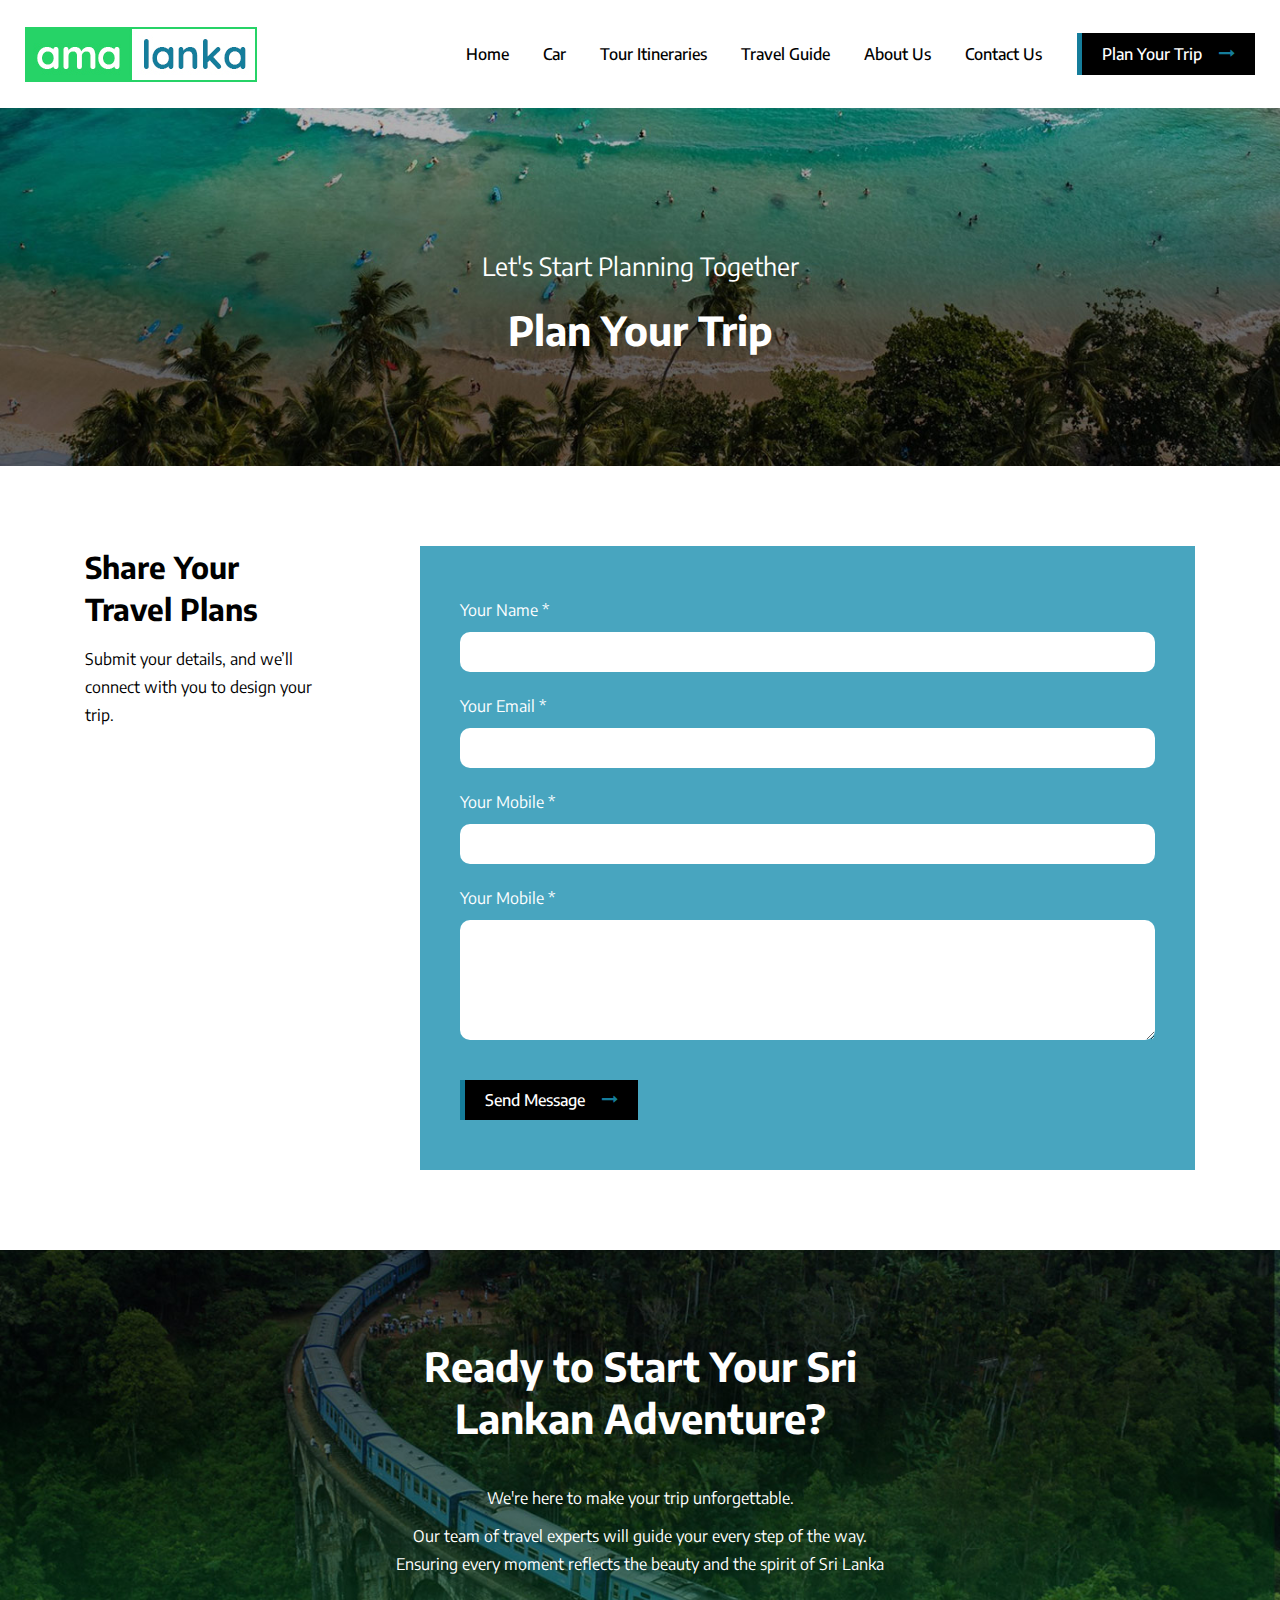
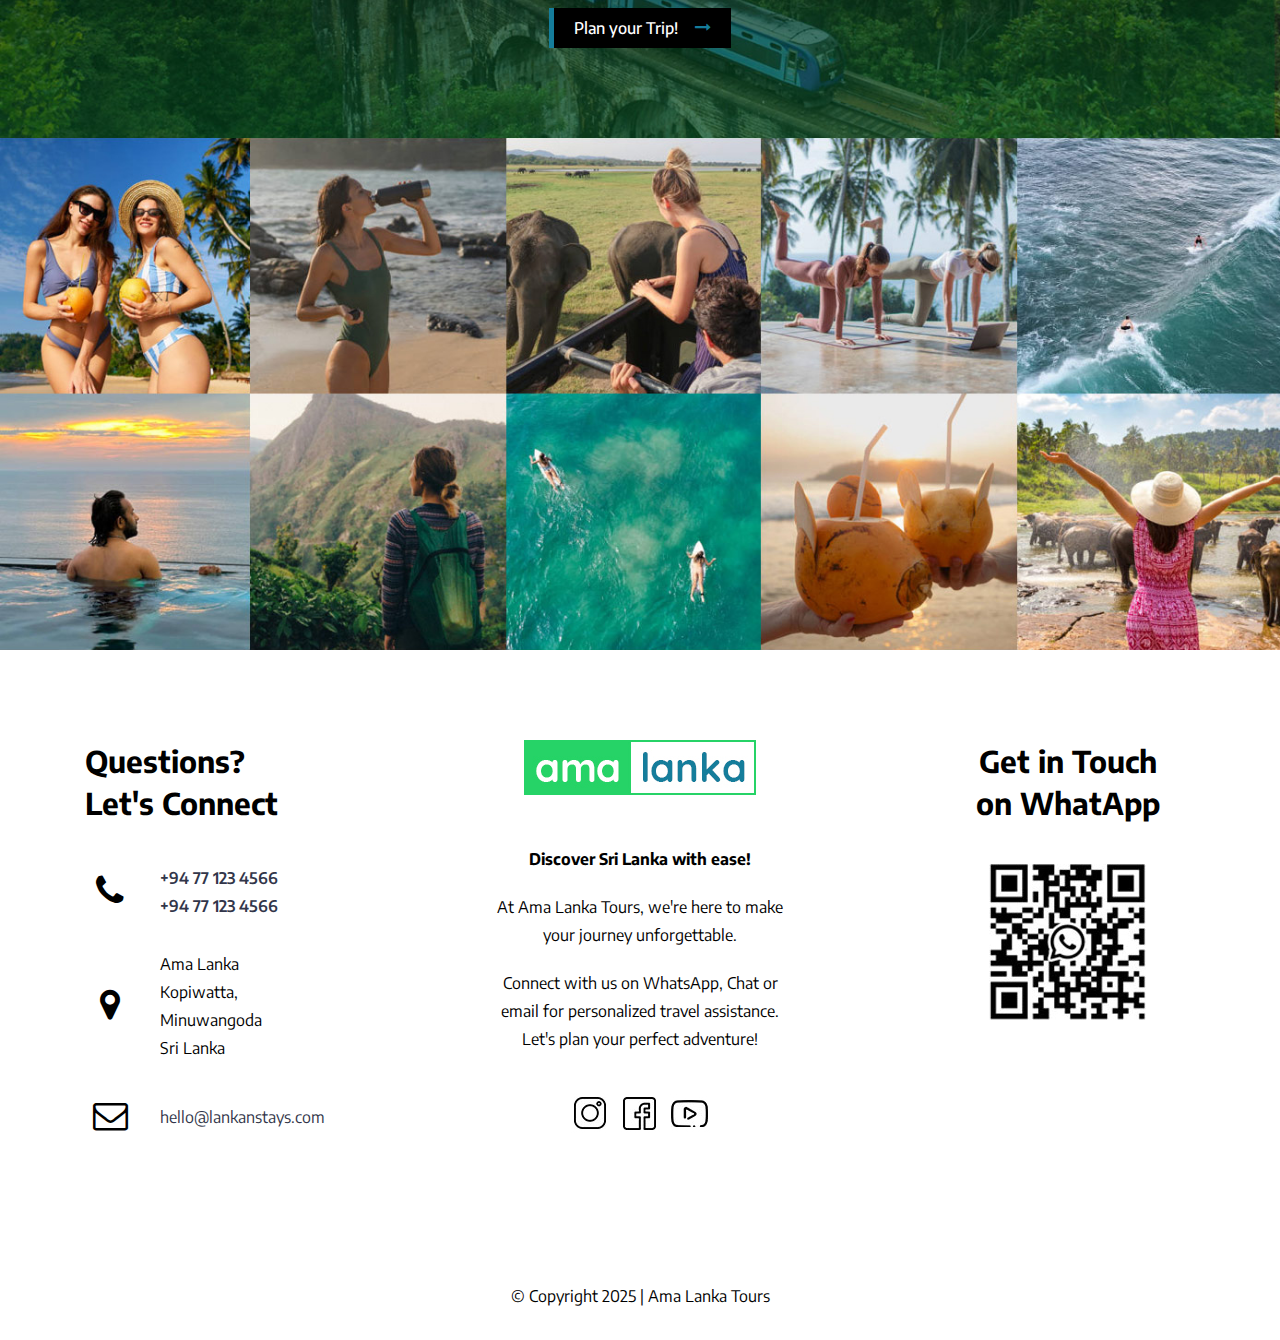
<file: plan-your-trip.html>
<!DOCTYPE html PUBLIC "-//W3C//DTD XHTML 1.0 Transitional//EN"
        "http://www.w3.org/TR/xhtml1/DTD/xhtml1-transitional.dtd">
<html xmlns="http://www.w3.org/1999/xhtml">
<head>
    <meta http-equiv="Content-Type" content="text/html; charset=utf-8"/>
    <title>Lankan Stays & Trails</title>
    <link rel="stylesheet" type="text/css" href="css/lib.css">
    <link rel="preconnect" href="https://fonts.googleapis.com">
    <link rel="preconnect" href="https://fonts.gstatic.com" crossorigin>
    <link href="https://fonts.googleapis.com/css2?family=Encode+Sans:wght@100..900&display=swap" rel="stylesheet">
    <link rel="stylesheet" type="text/css" href="css/font-awesome.min.css">
    <meta name="viewport" content="width=device-width, initial-scale=1.0">
    <link rel="stylesheet" type="text/css" href="style.css">
</head>
<body>
<div id="main">

    <header class="header">
        <div class="container">
            <div class="row">
                <div class="col-md-12">
                    <div class="header-container">
                        <div class="header-logo">
                            <a href="index.html">
                                <img src="img/ama-lanka-logo.jpg" alt=""/>
                            </a>
                        </div>
                        <div class="header-menu-area">
                            <ul class="header-menu">
                                <li><a href="index.html">Home</a> </li>
                                <li><a href="#">Car <Rent></Rent></a> </li>
                                <li><a href="itineraries.html">Tour Itineraries</a> </li>
                                <li><a href="#">Travel Guide</a> </li>
                                <li><a href="#">About Us</a> </li>
                                <li><a href="contact-us.html">Contact Us</a> </li>
                                <li><a href="plan-your-trip.html" class="primary-btn">Plan Your Trip</a> </li>
                            </ul>
                        </div>
                    </div>
                </div>

            </div>
        </div>
    </header>

    <section class="service-hero-section" style="background-image: url('img/service-single-main-banner.jpg')">
        <div class="container">
            <div class="row">
                <div class="col-md-12">
                    <div class="service-inner-content color-white text-center">
                        <h3 class="f-w-400 m-b-20">Let's Start Planning Together</h3>
                        <h3 class="h1 color-white">Plan Your Trip</h3>
                    </div>
                </div>
            </div>
        </div>
    </section>

    <section class="plan-trip-form-section p-t-80 p-b-80">
        <div class="container">
            <div class="row">
                <div class="col-md-3">
                    <div class="plan-trip-left">
                        <h3 class="h2 m-b-15">Share Your<br/>Travel Plans</h3>
                        <p>Submit your details, and we’ll connect with you to design your trip.</p>
                    </div>
                </div>
                <div class="col-md-9">
                    <div class="plan-trip-right">
                        <div class="form-container">
                            <div class="form-group">
                                <p>Your Name *</p>
                                <input/>
                            </div>
                            <div class="form-group">
                                <p>Your Email *</p>
                                <input/>
                            </div>
                            <div class="form-group">
                                <p>Your Mobile *</p>
                                <input/>
                            </div>
                            <div class="form-group">
                                <p>Your Mobile *</p>
                                <textarea></textarea>
                            </div>

                            <a href="#" class="primary-btn orange-2 m-t-20">Send Message</a>
                        </div>
                    </div>
                </div>
            </div>
        </div>
    </section>

    <section class="call-to-action-section p-t-90 p-b-90">
        <div class="container">
            <div class="row">
                <div class="col-md-12">
                    <div class="cta-container text-center">
                        <div class="title-container">
                            <h3 class="h1 color-white">Ready to Start Your Sri Lankan Adventure?</h3>
                        </div>
                        <div class="color-white">
                            <p class="m-b-10">We're here to make your trip unforgettable.</p>
                            <p>Our team of travel experts will guide your every step of the way.</p>
                            <p>Ensuring every moment reflects the beauty and the spirit of Sri Lanka</p>

                            <a href="#" class="primary-btn m-t-30">Plan your Trip!</a>
                        </div>
                    </div>
                </div>
            </div>
        </div>
    </section>

    <section class="instagram-post-section">
        <img src="img/img-instagram.jpg" alt=""/>
    </section>

    <footer class="footer">
        <div class="footer-widget p-t-90 p-b-90">
            <div class="container">
                <div class="row">
                    <div class="col-md-3">
                        <div class="footer-left">
                            <div class="footer-left-header m-b-40">
                                <h2>Questions?</h2>
                                <h2>Let's Connect</h2>
                            </div>
                            <div class="footer-contact-info">
                                <div class="contact-info-item">
                                    <div class="contact-info-icon">
                                        <i class="fa fa-phone" aria-hidden="true"></i>
                                    </div>
                                    <div class="contact-info-content">
                                        <div><a href="#" class="f-w-600">+94 77 123 4566</a></div>
                                        <div><a href="#" class="f-w-600">+94 77 123 4566</a></div>
                                    </div>
                                </div>
                                <div class="contact-info-item">
                                    <div class="contact-info-icon">
                                        <i class="fa fa-map-marker" aria-hidden="true"></i>
                                    </div>
                                    <div class="contact-info-content">
                                        <p>Ama Lanka<br/> Kopiwatta, <br/> Minuwangoda <br/> Sri Lanka</p>
                                    </div>
                                </div>
                                <div class="contact-info-item">
                                    <div class="contact-info-icon">
                                        <i class="fa fa-envelope-o" aria-hidden="true"></i>
                                    </div>
                                    <div class="contact-info-content">
                                        <a href="#">hello@lankanstays.com</a>
                                    </div>
                                </div>
                            </div>
                        </div>
                    </div>
                    <div class="col-md-6">
                        <div class="footer-center text-center">
                            <img src="img/ama-lanka-logo.jpg" alt=""/>

                            <div class="multi-para p-t-50">
                                <p><b>Discover Sri Lanka with ease!</b></p>
                                <p>At Ama Lanka Tours, we're here to make your journey unforgettable.</p>
                                <p>Connect with us on WhatsApp, Chat or email for personalized travel assistance.
                                    Let's plan your perfect adventure!</p>
                            </div>

                            <div class="social-icon-container m-t-40">
                                <a href="#"> <img src="img/icon-instagram.jpg" alt=""/> </a>
                                <a href="#"> <img src="img/icon-facebook.jpg" alt=""/> </a>
                                <a href="#"> <img src="img/icon-you-tube.jpg" alt=""/> </a>
                            </div>
                        </div>
                    </div>

                    <div class="col-md-3">
                        <div class="footer-right text-center">
                            <div class="footer-left-header m-b-40">
                                <h2>Get in Touch <br/> on WhatApp</h2>
                            </div>
                            <img src="img/img-qr.jpg" alt=""/>
                        </div>
                    </div>
                </div>
            </div>
        </div>
        <div class="footer-socket text-center">
            <div class="container">
                <div class="row">
                    <div class="col-md-12">
                        <div class="footer-socket-cont p-t-20 p-b-30">
                            <p>© Copyright 2025 | Ama Lanka Tours</p>
                        </div>
                    </div>
                </div>
            </div>
        </div>
    </footer>
</div>
<script type="text/javascript" src="js/jquery.min.js"></script>
<script type="text/javascript" src="js/custom.js"></script>
<script type="text/javascript" src="js/jquery.bxslider.js"></script>
<script type="text/javascript" src="js/owl.carousel.min.js"></script>
</body>
</html>
</file>
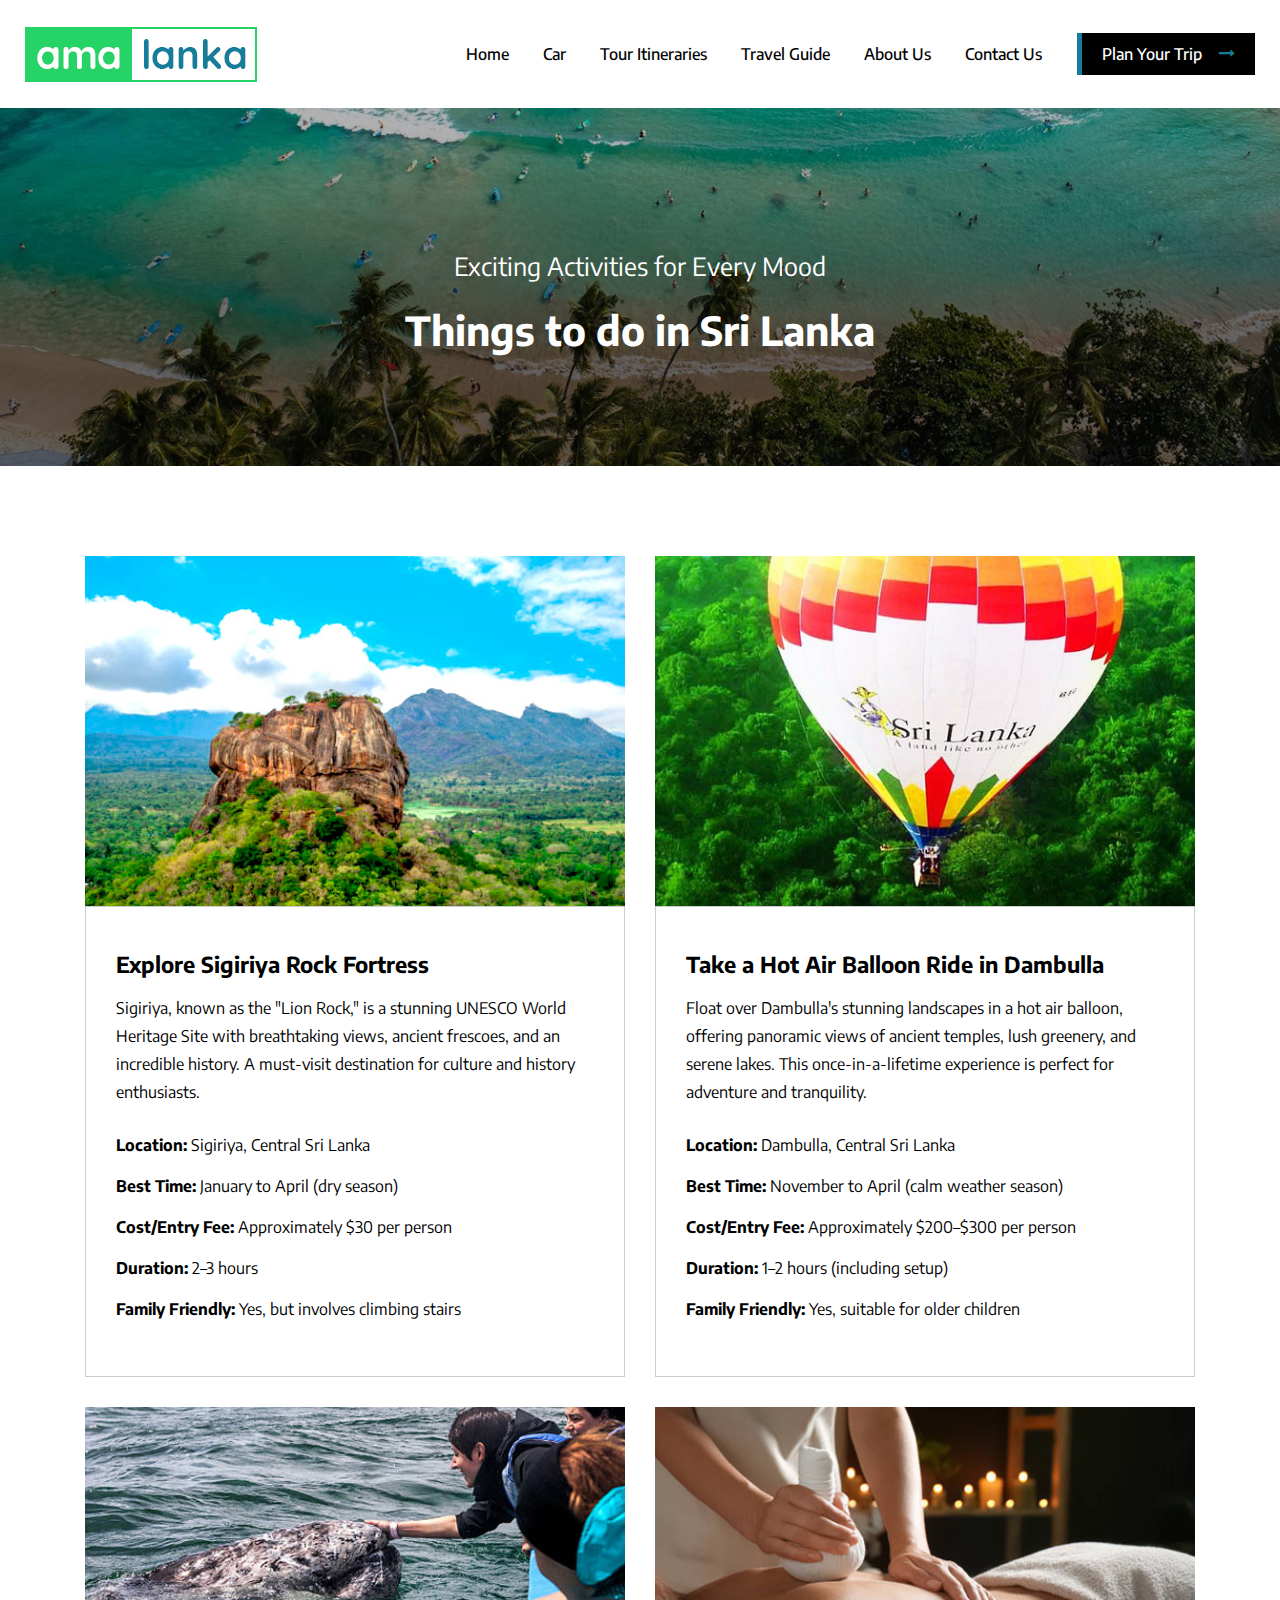
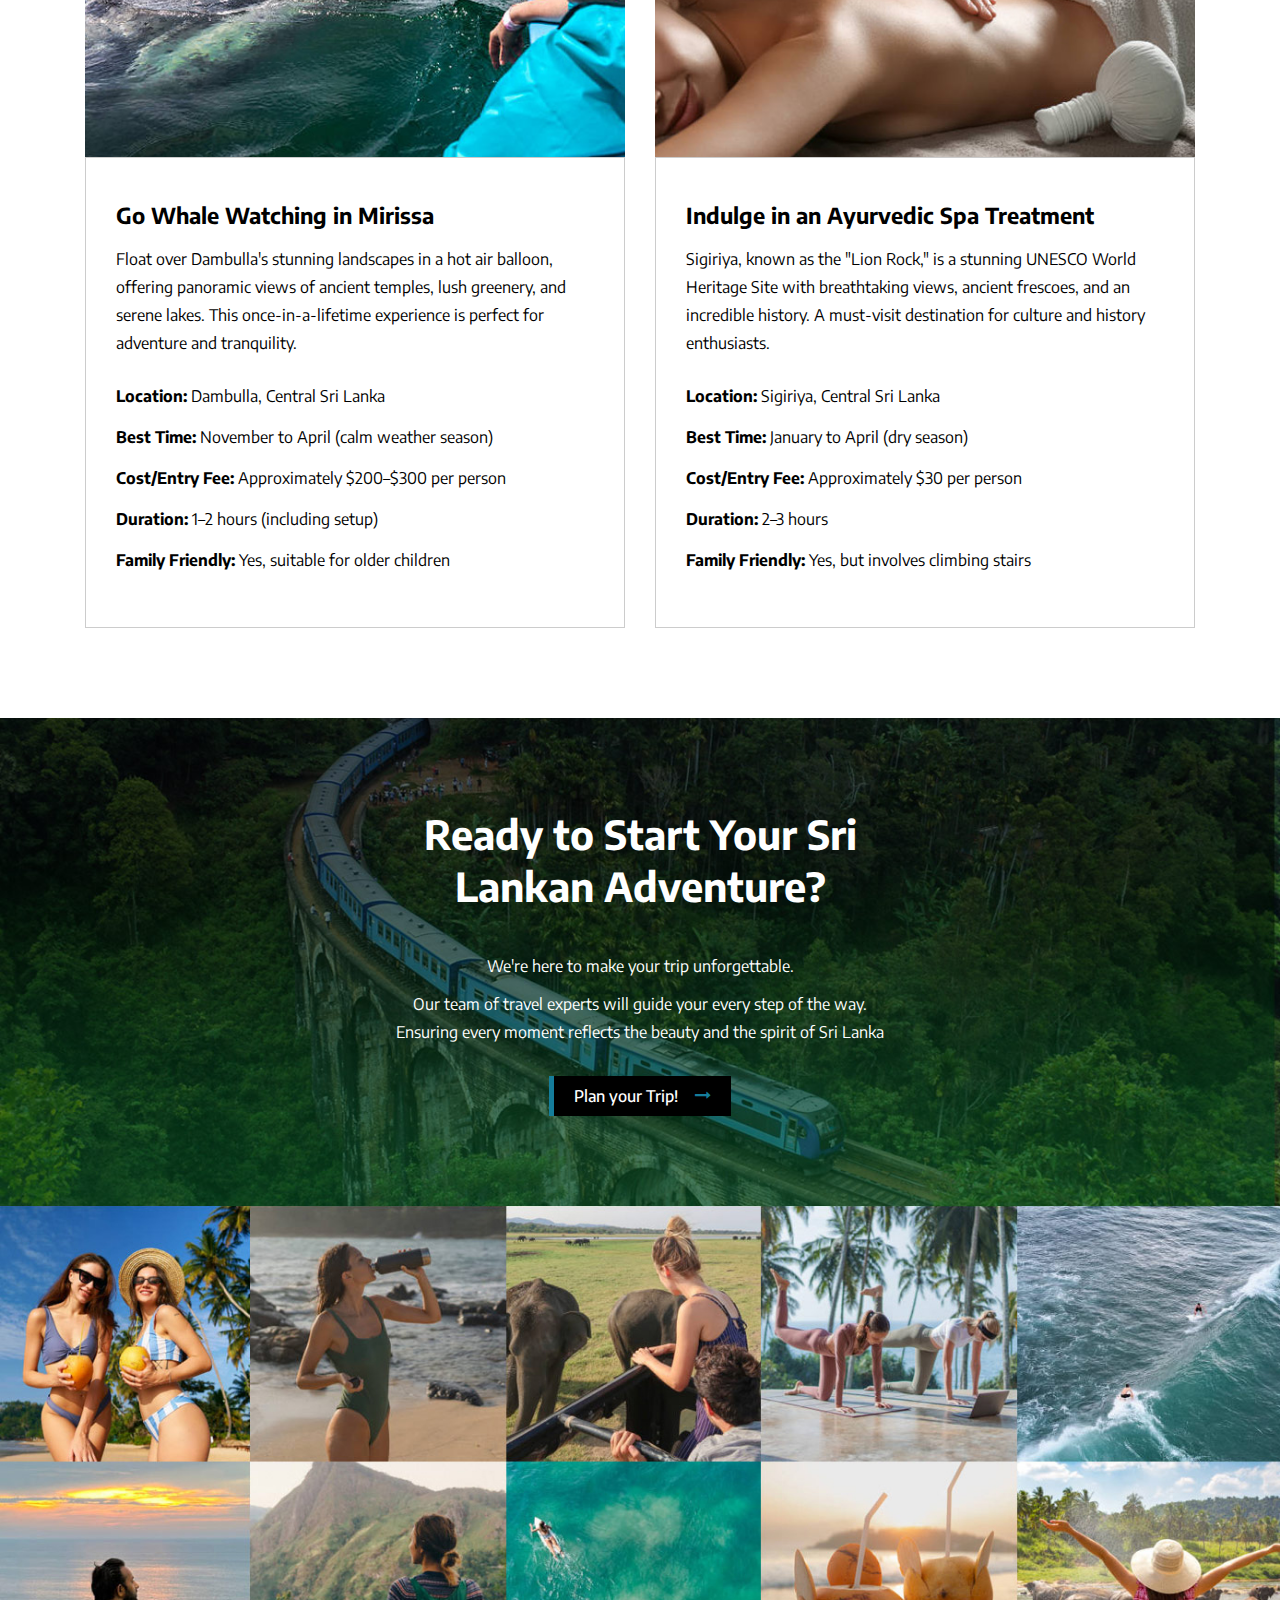
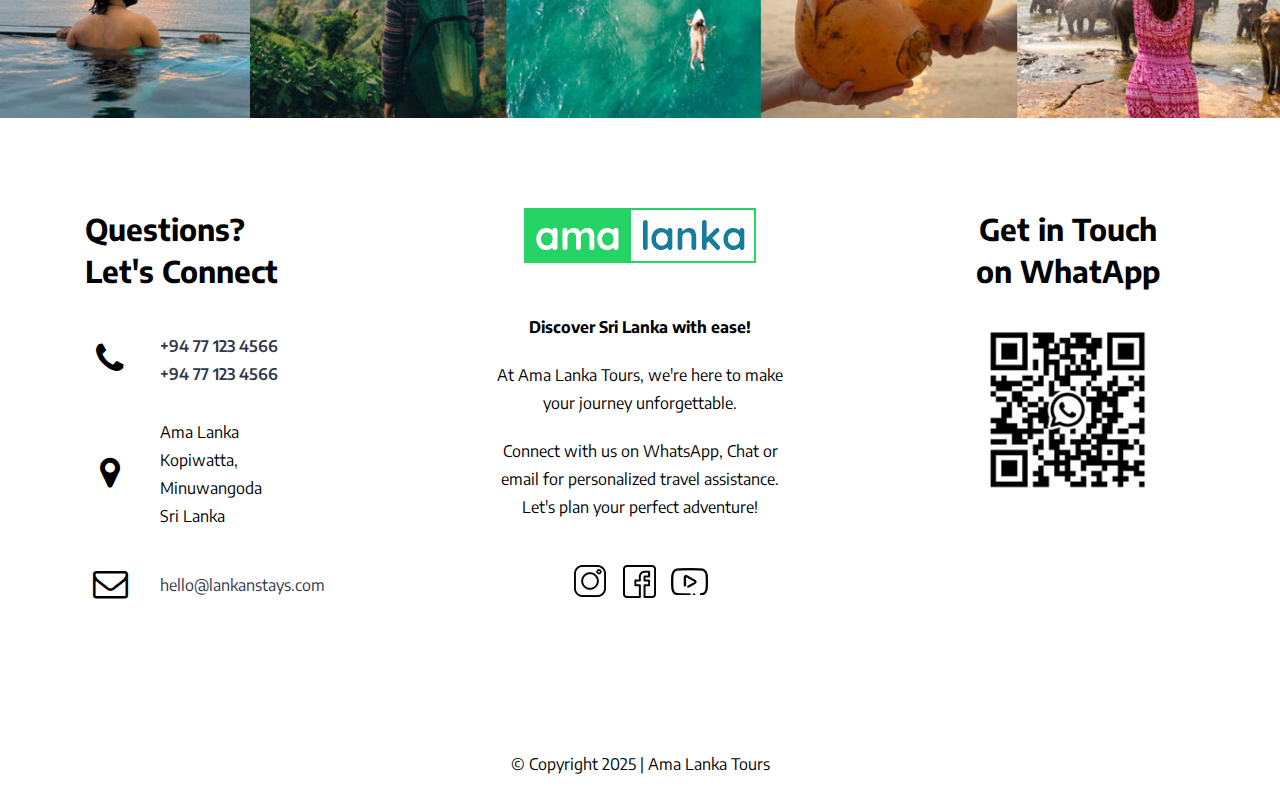
<file: things-to-do.html>
<!DOCTYPE html PUBLIC "-//W3C//DTD XHTML 1.0 Transitional//EN"
        "http://www.w3.org/TR/xhtml1/DTD/xhtml1-transitional.dtd">
<html xmlns="http://www.w3.org/1999/xhtml">
<head>
    <meta http-equiv="Content-Type" content="text/html; charset=utf-8"/>
    <title>Lankan Stays & Trails</title>
    <link rel="stylesheet" type="text/css" href="css/lib.css">
    <link rel="preconnect" href="https://fonts.googleapis.com">
    <link rel="preconnect" href="https://fonts.gstatic.com" crossorigin>
    <link href="https://fonts.googleapis.com/css2?family=Encode+Sans:wght@100..900&display=swap" rel="stylesheet">
    <link rel="stylesheet" type="text/css" href="css/font-awesome.min.css">
    <meta name="viewport" content="width=device-width, initial-scale=1.0">
    <link rel="stylesheet" type="text/css" href="style.css">
</head>
<body>
<div id="main">

    <header class="header">
        <div class="container">
            <div class="row">
                <div class="col-md-12">
                    <div class="header-container">
                        <div class="header-logo">
                            <a href="index.html">
                                <img src="img/ama-lanka-logo.jpg" alt=""/>
                            </a>
                        </div>
                        <div class="header-menu-area">
                            <ul class="header-menu">
                                <li><a href="index.html">Home</a> </li>
                                <li><a href="#">Car <Rent></Rent></a> </li>
                                <li><a href="itineraries.html">Tour Itineraries</a> </li>
                                <li><a href="#">Travel Guide</a> </li>
                                <li><a href="#">About Us</a> </li>
                                <li><a href="contact-us.html">Contact Us</a> </li>
                                <li><a href="plan-your-trip.html" class="primary-btn">Plan Your Trip</a> </li>
                            </ul>
                        </div>
                    </div>
                </div>

            </div>
        </div>
    </header>

    <section class="service-hero-section" style="background-image: url('img/service-single-main-banner.jpg')">
        <div class="container">
            <div class="row">
                <div class="col-md-12">
                    <div class="service-inner-content color-white text-center">
                        <h3 class="f-w-400 m-b-20">Exciting Activities for Every Mood</h3>
                        <h3 class="h1 color-white">Things to do in Sri Lanka</h3>
                    </div>
                </div>
            </div>
        </div>
    </section>

    <section class="to-do-list-section p-t-90 p-b-60">
        <div class="container">
            <div class="row">
                <div class="col-md-6">
                    <div class="to-do-item">
                        <img src="img/things-to-do-img-1.jpg" alt=""/>
                        <div class="to-do-content">
                            <h6 class="to-do-title">Explore Sigiriya Rock Fortress</h6>
                            <p class="to-do-desc">Sigiriya, known as the "Lion Rock," is a stunning UNESCO World Heritage Site with breathtaking views, ancient frescoes, and an incredible history. A must-visit destination for culture and history enthusiasts.</p>

                            <ul>
                                <li><b>Location:</b> Sigiriya, Central Sri Lanka</li>
                                <li><b>Best Time:</b> January to April (dry season)</li>
                                <li><b>Cost/Entry Fee:</b> Approximately $30 per person</li>
                                <li><b>Duration:</b> 2–3 hours</li>
                                <li><b>Family Friendly: </b> Yes, but involves climbing stairs</li>
                            </ul>

                        </div>
                    </div>
                </div>
                <div class="col-md-6">
                    <div class="to-do-item">
                        <img src="img/things-to-do-img-2.jpg" alt=""/>
                        <div class="to-do-content">
                            <h6 class="to-do-title">Take a Hot Air Balloon Ride in Dambulla</h6>
                            <p class="to-do-desc">Float over Dambulla's stunning landscapes in a hot air balloon, offering panoramic views of ancient temples, lush greenery, and serene lakes. This once-in-a-lifetime experience is perfect for adventure and tranquility.</p>
                            <ul>
                                <li><b>Location:</b> Dambulla, Central Sri Lanka</li>
                                <li><b>Best Time:</b> November to April (calm weather season)</li>
                                <li><b>Cost/Entry Fee:</b> Approximately $200–$300 per person</li>
                                <li><b>Duration:</b> 1–2 hours (including setup)</li>
                                <li><b>Family Friendly: </b> Yes, suitable for older children</li>
                            </ul>

                        </div>
                    </div>
                </div>
                <div class="col-md-6">
                    <div class="to-do-item">
                        <img src="img/things-to-do-img-3.jpg" alt=""/>
                        <div class="to-do-content">
                            <h6 class="to-do-title">Go Whale Watching in Mirissa</h6>
                            <p class="to-do-desc">Float over Dambulla's stunning landscapes in a hot air balloon, offering panoramic views of ancient temples, lush greenery, and serene lakes. This once-in-a-lifetime experience is perfect for adventure and tranquility.</p>
                            <ul>
                                <li><b>Location:</b> Dambulla, Central Sri Lanka</li>
                                <li><b>Best Time:</b> November to April (calm weather season)</li>
                                <li><b>Cost/Entry Fee:</b> Approximately $200–$300 per person</li>
                                <li><b>Duration:</b> 1–2 hours (including setup)</li>
                                <li><b>Family Friendly: </b> Yes, suitable for older children</li>
                            </ul>

                        </div>
                    </div>
                </div>
                <div class="col-md-6">
                    <div class="to-do-item">
                        <img src="img/things-to-do-img-4.jpg" alt=""/>
                        <div class="to-do-content">
                            <h6 class="to-do-title">Indulge in an Ayurvedic Spa Treatment</h6>
                            <p class="to-do-desc">Sigiriya, known as the "Lion Rock," is a stunning UNESCO World Heritage Site with breathtaking views, ancient frescoes, and an incredible history. A must-visit destination for culture and history enthusiasts.</p>

                            <ul>
                                <li><b>Location:</b> Sigiriya, Central Sri Lanka</li>
                                <li><b>Best Time:</b> January to April (dry season)</li>
                                <li><b>Cost/Entry Fee:</b> Approximately $30 per person</li>
                                <li><b>Duration:</b> 2–3 hours</li>
                                <li><b>Family Friendly: </b> Yes, but involves climbing stairs</li>
                            </ul>

                        </div>
                    </div>
                </div>
            </div>
        </div>
    </section>

    <section class="call-to-action-section p-t-90 p-b-90">
        <div class="container">
            <div class="row">
                <div class="col-md-12">
                    <div class="cta-container text-center">
                        <div class="title-container">
                            <h3 class="h1 color-white">Ready to Start Your Sri Lankan Adventure?</h3>
                        </div>
                        <div class="color-white">
                            <p class="m-b-10">We're here to make your trip unforgettable.</p>
                            <p>Our team of travel experts will guide your every step of the way.</p>
                            <p>Ensuring every moment reflects the beauty and the spirit of Sri Lanka</p>

                            <a href="#" class="primary-btn m-t-30">Plan your Trip!</a>
                        </div>
                    </div>
                </div>
            </div>
        </div>
    </section>

    <section class="instagram-post-section">
        <img src="img/img-instagram.jpg" alt=""/>
    </section>

    <footer class="footer">
        <div class="footer-widget p-t-90 p-b-90">
            <div class="container">
                <div class="row">
                    <div class="col-md-3">
                        <div class="footer-left">
                            <div class="footer-left-header m-b-40">
                                <h2>Questions?</h2>
                                <h2>Let's Connect</h2>
                            </div>
                            <div class="footer-contact-info">
                                <div class="contact-info-item">
                                    <div class="contact-info-icon">
                                        <i class="fa fa-phone" aria-hidden="true"></i>
                                    </div>
                                    <div class="contact-info-content">
                                        <div><a href="#" class="f-w-600">+94 77 123 4566</a></div>
                                        <div><a href="#" class="f-w-600">+94 77 123 4566</a></div>
                                    </div>
                                </div>
                                <div class="contact-info-item">
                                    <div class="contact-info-icon">
                                        <i class="fa fa-map-marker" aria-hidden="true"></i>
                                    </div>
                                    <div class="contact-info-content">
                                        <p>Ama Lanka<br/> Kopiwatta, <br/> Minuwangoda <br/> Sri Lanka</p>
                                    </div>
                                </div>
                                <div class="contact-info-item">
                                    <div class="contact-info-icon">
                                        <i class="fa fa-envelope-o" aria-hidden="true"></i>
                                    </div>
                                    <div class="contact-info-content">
                                        <a href="#">hello@lankanstays.com</a>
                                    </div>
                                </div>
                            </div>
                        </div>
                    </div>
                    <div class="col-md-6">
                        <div class="footer-center text-center">
                            <img src="img/ama-lanka-logo.jpg" alt=""/>

                            <div class="multi-para p-t-50">
                                <p><b>Discover Sri Lanka with ease!</b></p>
                                <p>At Ama Lanka Tours, we're here to make your journey unforgettable.</p>
                                <p>Connect with us on WhatsApp, Chat or email for personalized travel assistance.
                                    Let's plan your perfect adventure!</p>
                            </div>

                            <div class="social-icon-container m-t-40">
                                <a href="#"> <img src="img/icon-instagram.jpg" alt=""/> </a>
                                <a href="#"> <img src="img/icon-facebook.jpg" alt=""/> </a>
                                <a href="#"> <img src="img/icon-you-tube.jpg" alt=""/> </a>
                            </div>
                        </div>
                    </div>

                    <div class="col-md-3">
                        <div class="footer-right text-center">
                            <div class="footer-left-header m-b-40">
                                <h2>Get in Touch <br/> on WhatApp</h2>
                            </div>
                            <img src="img/img-qr.jpg" alt=""/>
                        </div>
                    </div>
                </div>
            </div>
        </div>
        <div class="footer-socket text-center">
            <div class="container">
                <div class="row">
                    <div class="col-md-12">
                        <div class="footer-socket-cont p-t-20 p-b-30">
                            <p>© Copyright 2025 | Ama Lanka Tours</p>
                        </div>
                    </div>
                </div>
            </div>
        </div>
    </footer>
</div>
<script type="text/javascript" src="js/jquery.min.js"></script>
<script type="text/javascript" src="js/custom.js"></script>
<script type="text/javascript" src="js/jquery.bxslider.js"></script>
<script type="text/javascript" src="js/owl.carousel.min.js"></script>
</body>
</html>
</file>
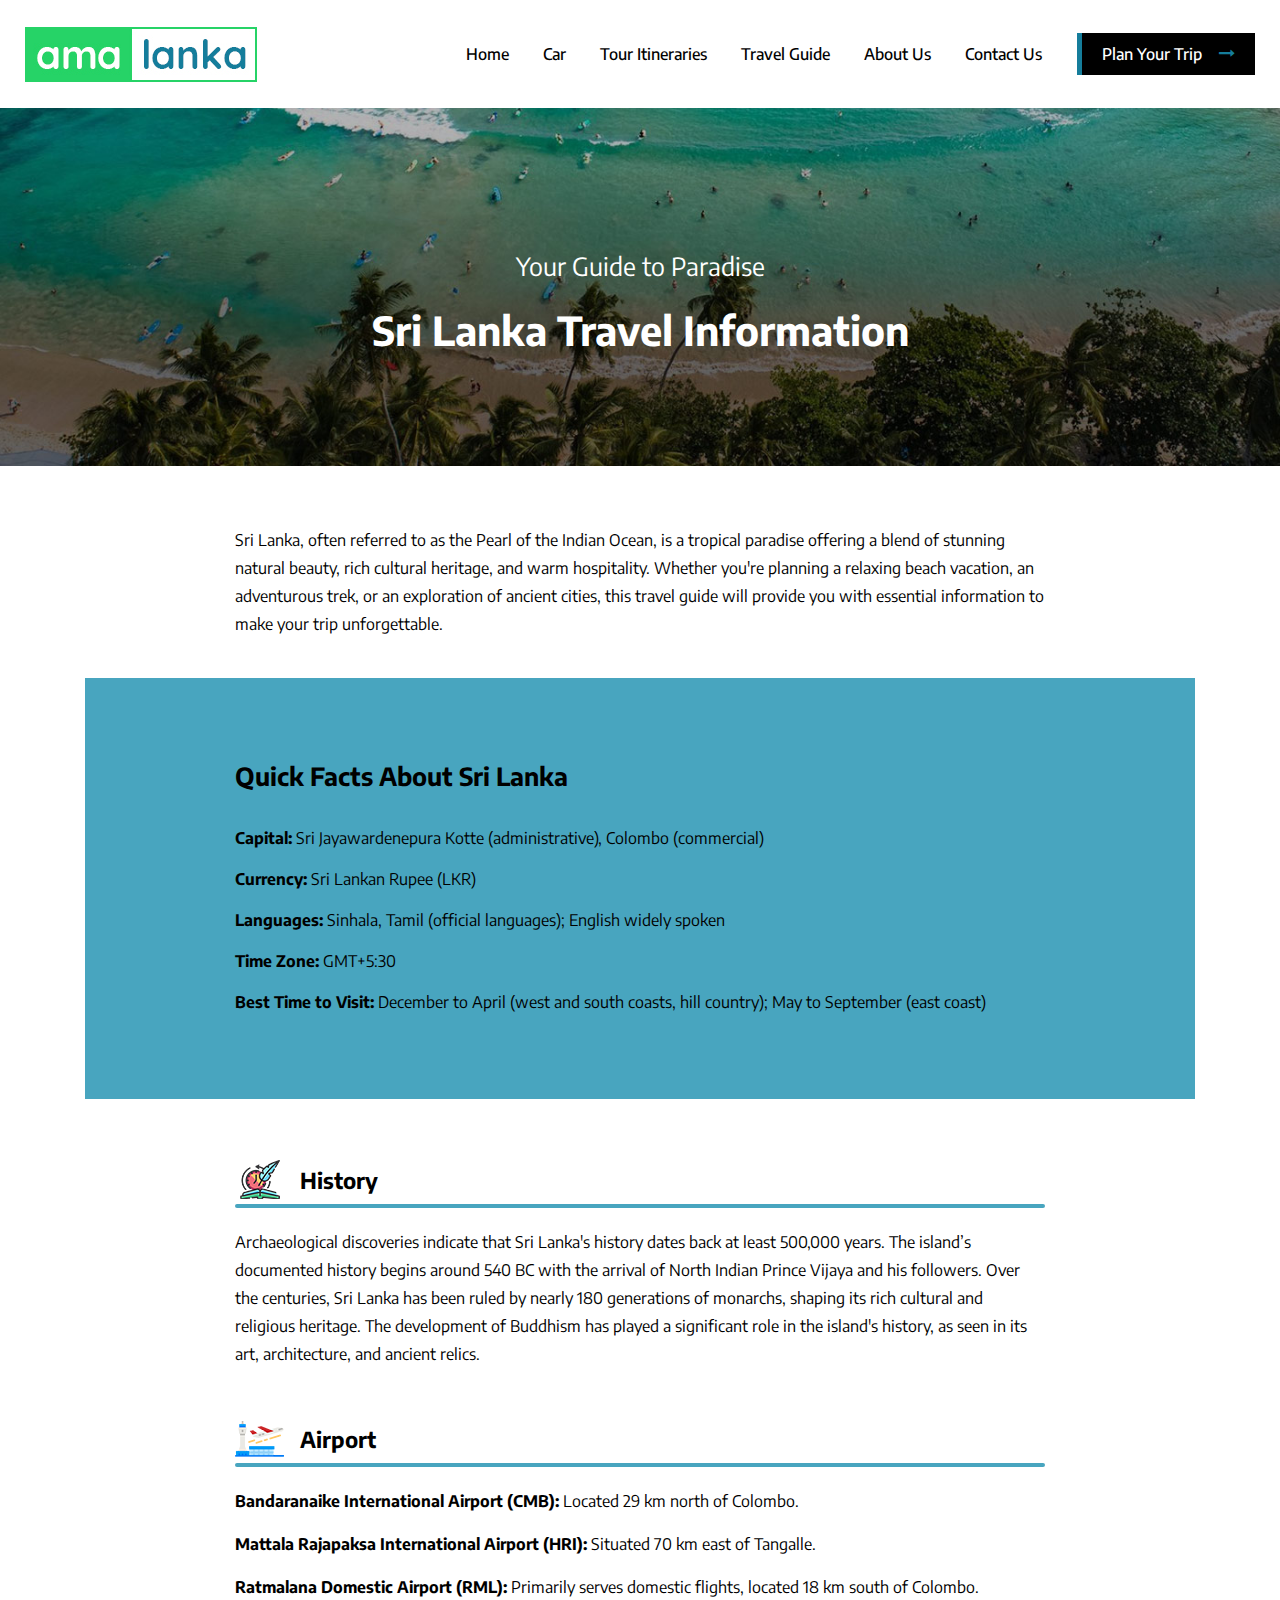
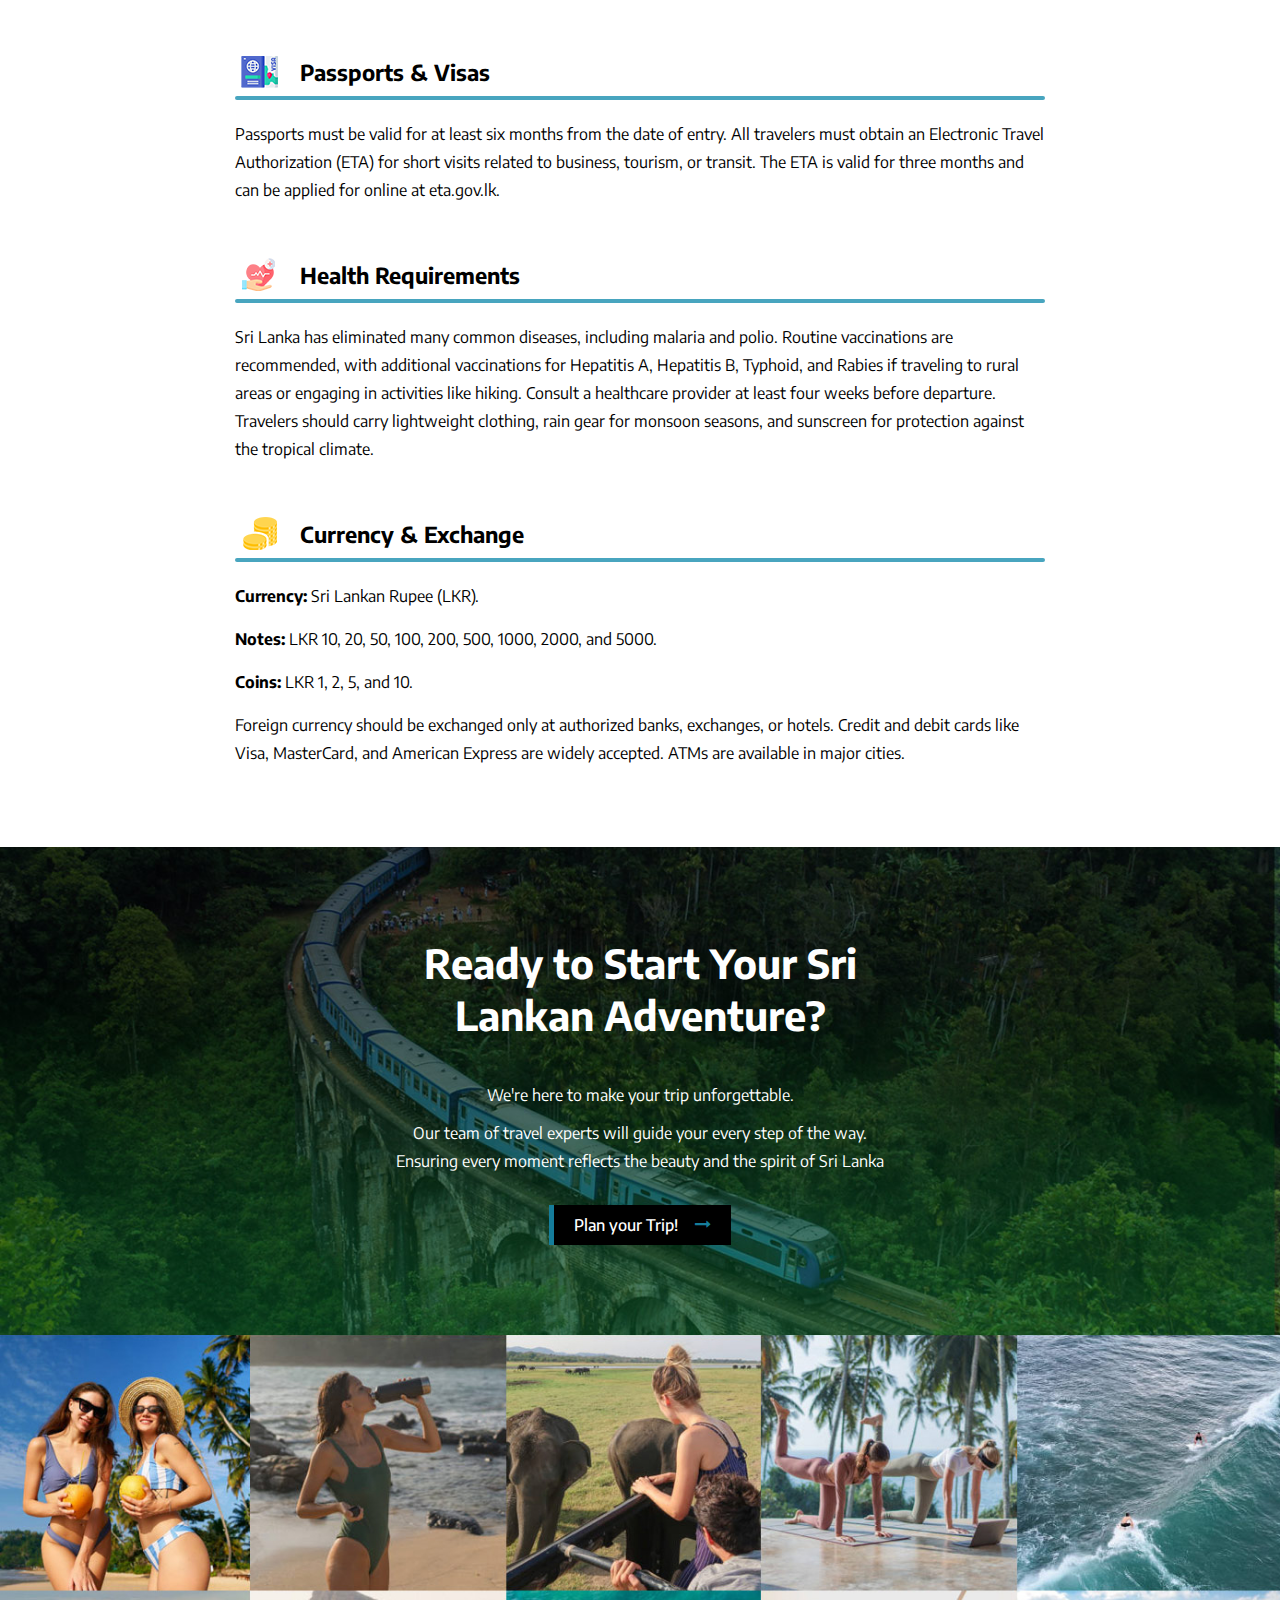
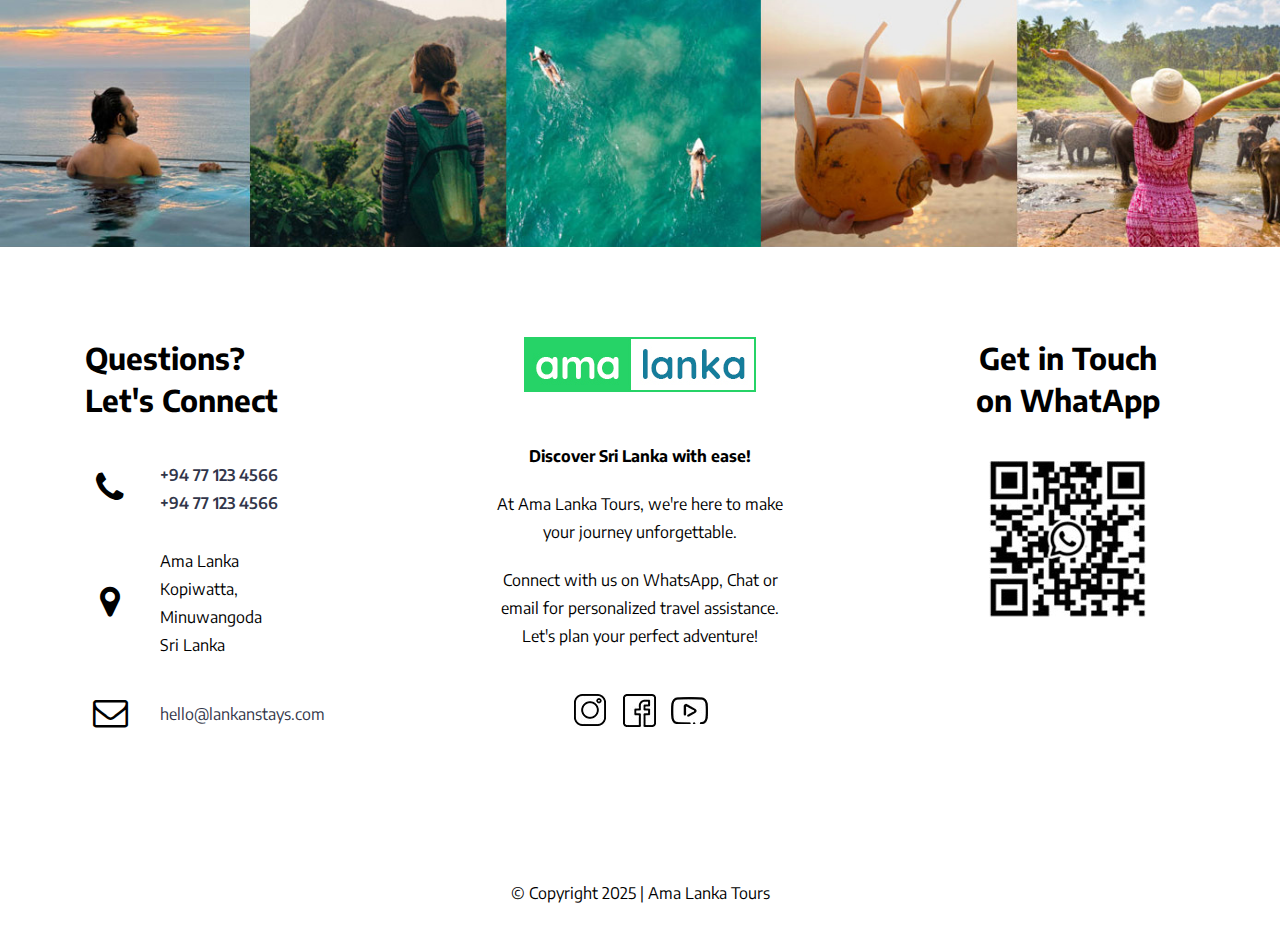
<file: travel-information.html>
<!DOCTYPE html PUBLIC "-//W3C//DTD XHTML 1.0 Transitional//EN"
        "http://www.w3.org/TR/xhtml1/DTD/xhtml1-transitional.dtd">
<html xmlns="http://www.w3.org/1999/xhtml">
<head>
    <meta http-equiv="Content-Type" content="text/html; charset=utf-8"/>
    <title>Lankan Stays & Trails</title>
    <link rel="stylesheet" type="text/css" href="css/lib.css">
    <link rel="preconnect" href="https://fonts.googleapis.com">
    <link rel="preconnect" href="https://fonts.gstatic.com" crossorigin>
    <link href="https://fonts.googleapis.com/css2?family=Encode+Sans:wght@100..900&display=swap" rel="stylesheet">
    <link rel="stylesheet" type="text/css" href="css/font-awesome.min.css">
    <meta name="viewport" content="width=device-width, initial-scale=1.0">
    <link rel="stylesheet" type="text/css" href="style.css">
</head>
<body>
<div id="main">

    <header class="header">
        <div class="container">
            <div class="row">
                <div class="col-md-12">
                    <div class="header-container">
                        <div class="header-logo">
                            <a href="index.html">
                                <img src="img/ama-lanka-logo.jpg" alt=""/>
                            </a>
                        </div>
                        <div class="header-menu-area">
                            <ul class="header-menu">
                                <li><a href="index.html">Home</a> </li>
                                <li><a href="#">Car <Rent></Rent></a> </li>
                                <li><a href="itineraries.html">Tour Itineraries</a> </li>
                                <li><a href="#">Travel Guide</a> </li>
                                <li><a href="#">About Us</a> </li>
                                <li><a href="contact-us.html">Contact Us</a> </li>
                                <li><a href="plan-your-trip.html" class="primary-btn">Plan Your Trip</a> </li>
                            </ul>
                        </div>
                    </div>
                </div>

            </div>
        </div>
    </header>

    <section class="service-hero-section" style="background-image: url('img/service-single-main-banner.jpg')">
        <div class="container">
            <div class="row">
                <div class="col-md-12">
                    <div class="service-inner-content color-white text-center">
                        <h3 class="f-w-400 m-b-20">Your Guide to Paradise</h3>
                        <h3 class="h1 color-white">Sri Lanka Travel Information</h3>
                    </div>
                </div>
            </div>
        </div>
    </section>

    <section class="travel-info-intro-section p-t-60">
        <div class="container">
            <div class="travel-info-intro p-b-40">
                <div class="row">
                    <div class="col-md-12">
                        <div class="travel-info-padding-container">
                            <div class="multi-para">
                                <p>Sri Lanka, often referred to as the Pearl of the Indian Ocean, is a tropical paradise offering a blend of stunning natural beauty, rich cultural heritage, and warm hospitality. Whether you're planning a relaxing beach vacation, an adventurous trek, or an exploration of ancient cities, this travel guide will provide you with essential information to make your trip unforgettable.</p>
                            </div>
                        </div>
                    </div>
                </div>
            </div>
            <div class="quick-facts">
                <div class="row">
                    <div class="col-md-12">
                        <div class="quick-facts-content">
                            <h3 class="m-b-30">Quick Facts About Sri Lanka</h3>

                            <p><b>Capital:</b> Sri Jayawardenepura Kotte (administrative), Colombo (commercial)</p>
                            <p><b>Currency:</b> Sri Lankan Rupee (LKR)</p>
                            <p><b>Languages:</b> Sinhala, Tamil (official languages); English widely spoken</p>
                            <p><b>Time Zone:</b> GMT+5:30</p>
                            <p><b>Best Time to Visit:</b> December to April (west and south coasts, hill country); May to September (east coast)</p>
                        </div>
                    </div>
                </div>
            </div>
        </div>
    </section>

    <section class="travel-info-detail-section p-t-60 p-b-30">
        <div class="container">
            <div class="row">
                <div class="col-md-12">
                    <div class="travel-info-padding-container">

                        <div class="travel-info-detail-item">
                            <div class="underlined-title blue">
                                <div class="icon-title-cont">
                                    <img src="img/icon-history.png" alt="" class="title-icon"/>
                                    <h3>History</h3>
                                </div>
                            </div>
                            <div class="travel-info-detail-content">
                                <p>Archaeological discoveries indicate that Sri Lanka's history dates back at least 500,000 years. The island’s documented history begins around 540 BC with the arrival of North Indian Prince Vijaya and his followers. Over the centuries, Sri Lanka has been ruled by nearly 180 generations of monarchs, shaping its rich cultural and religious heritage. The development of Buddhism has played a significant role in the island's history, as seen in its art, architecture, and ancient relics.</p>
                            </div>
                        </div>
                        <div class="travel-info-detail-item">
                            <div class="underlined-title blue">
                                <div class="icon-title-cont">
                                    <img src="img/icon-airport.png" alt="" class="title-icon"/>
                                    <h3>Airport</h3>
                                </div>
                            </div>
                            <div class="travel-info-detail-content">
                                <p><b>Bandaranaike International Airport (CMB):</b> Located 29 km north of Colombo.</p>
                                <p><b>Mattala Rajapaksa International Airport (HRI):</b> Situated 70 km east of Tangalle.</p>
                                <p><b>Ratmalana Domestic Airport (RML):</b> Primarily serves domestic flights, located 18 km south of Colombo.</p>
                            </div>
                       </div>
                        <div class="travel-info-detail-item">
                            <div class="underlined-title blue">
                                <div class="icon-title-cont">
                                    <img src="img/icon-passport.png" alt="" class="title-icon"/>
                                    <h3>Passports & Visas</h3>
                                </div>
                            </div>
                            <div class="travel-info-detail-content">
                                <p>Passports must be valid for at least six months from the date of entry. All travelers must obtain an Electronic Travel Authorization (ETA) for short visits related to business, tourism, or transit. The ETA is valid for three months and can be applied for online at eta.gov.lk.</p>
                            </div>
                        </div>
                        <div class="travel-info-detail-item">
                            <div class="underlined-title blue">
                                <div class="icon-title-cont">
                                    <img src="img/icon-health.png" alt="" class="title-icon"/>
                                    <h3>Health Requirements</h3>
                                </div>
                            </div>
                            <div class="travel-info-detail-content">
                                <p>Sri Lanka has eliminated many common diseases, including malaria and polio. Routine vaccinations are recommended, with additional vaccinations for Hepatitis A, Hepatitis B, Typhoid, and Rabies if traveling to rural areas or engaging in activities like hiking. Consult a healthcare provider at least four weeks before departure. Travelers should carry lightweight clothing, rain gear for monsoon seasons, and sunscreen for protection against the tropical climate.</p>
                            </div>
                        </div>
                        <div class="travel-info-detail-item">
                            <div class="underlined-title blue">
                                <div class="icon-title-cont">
                                    <img src="img/icon-currrancy.png" alt="" class="title-icon"/>
                                    <h3>Currency & Exchange</h3>
                                </div>
                            </div>
                            <div class="travel-info-detail-content">
                                <p><b>Currency:</b> Sri Lankan Rupee (LKR).</p>
                                <p><b>Notes:</b> LKR 10, 20, 50, 100, 200, 500, 1000, 2000, and 5000.</p>
                                <p><b>Coins:</b> LKR 1, 2, 5, and 10.</p>
                                <p>Foreign currency should be exchanged only at authorized banks, exchanges, or hotels. Credit and debit cards like Visa, MasterCard, and American Express are widely accepted. ATMs are available in major cities.</p>
                            </div>
                        </div>

                    </div>
                </div>
            </div>
        </div>
    </section>

    <section class="call-to-action-section p-t-90 p-b-90">
        <div class="container">
            <div class="row">
                <div class="col-md-12">
                    <div class="cta-container text-center">
                        <div class="title-container">
                            <h3 class="h1 color-white">Ready to Start Your Sri Lankan Adventure?</h3>
                        </div>
                        <div class="color-white">
                            <p class="m-b-10">We're here to make your trip unforgettable.</p>
                            <p>Our team of travel experts will guide your every step of the way.</p>
                            <p>Ensuring every moment reflects the beauty and the spirit of Sri Lanka</p>

                            <a href="#" class="primary-btn m-t-30">Plan your Trip!</a>
                        </div>
                    </div>
                </div>
            </div>
        </div>
    </section>

    <section class="instagram-post-section">
        <img src="img/img-instagram.jpg" alt=""/>
    </section>

    <footer class="footer">
        <div class="footer-widget p-t-90 p-b-90">
            <div class="container">
                <div class="row">
                    <div class="col-md-3">
                        <div class="footer-left">
                            <div class="footer-left-header m-b-40">
                                <h2>Questions?</h2>
                                <h2>Let's Connect</h2>
                            </div>
                            <div class="footer-contact-info">
                                <div class="contact-info-item">
                                    <div class="contact-info-icon">
                                        <i class="fa fa-phone" aria-hidden="true"></i>
                                    </div>
                                    <div class="contact-info-content">
                                        <div><a href="#" class="f-w-600">+94 77 123 4566</a></div>
                                        <div><a href="#" class="f-w-600">+94 77 123 4566</a></div>
                                    </div>
                                </div>
                                <div class="contact-info-item">
                                    <div class="contact-info-icon">
                                        <i class="fa fa-map-marker" aria-hidden="true"></i>
                                    </div>
                                    <div class="contact-info-content">
                                        <p>Ama Lanka<br/> Kopiwatta, <br/> Minuwangoda <br/> Sri Lanka</p>
                                    </div>
                                </div>
                                <div class="contact-info-item">
                                    <div class="contact-info-icon">
                                        <i class="fa fa-envelope-o" aria-hidden="true"></i>
                                    </div>
                                    <div class="contact-info-content">
                                        <a href="#">hello@lankanstays.com</a>
                                    </div>
                                </div>
                            </div>
                        </div>
                    </div>
                    <div class="col-md-6">
                        <div class="footer-center text-center">
                            <img src="img/ama-lanka-logo.jpg" alt=""/>

                            <div class="multi-para p-t-50">
                                <p><b>Discover Sri Lanka with ease!</b></p>
                                <p>At Ama Lanka Tours, we're here to make your journey unforgettable.</p>
                                <p>Connect with us on WhatsApp, Chat or email for personalized travel assistance.
                                    Let's plan your perfect adventure!</p>
                            </div>

                            <div class="social-icon-container m-t-40">
                                <a href="#"> <img src="img/icon-instagram.jpg" alt=""/> </a>
                                <a href="#"> <img src="img/icon-facebook.jpg" alt=""/> </a>
                                <a href="#"> <img src="img/icon-you-tube.jpg" alt=""/> </a>
                            </div>
                        </div>
                    </div>

                    <div class="col-md-3">
                        <div class="footer-right text-center">
                            <div class="footer-left-header m-b-40">
                                <h2>Get in Touch <br/> on WhatApp</h2>
                            </div>
                            <img src="img/img-qr.jpg" alt=""/>
                        </div>
                    </div>
                </div>
            </div>
        </div>
        <div class="footer-socket text-center">
            <div class="container">
                <div class="row">
                    <div class="col-md-12">
                        <div class="footer-socket-cont p-t-20 p-b-30">
                            <p>© Copyright 2025 | Ama Lanka Tours</p>
                        </div>
                    </div>
                </div>
            </div>
        </div>
    </footer>
</div>
<script type="text/javascript" src="js/jquery.min.js"></script>
<script type="text/javascript" src="js/custom.js"></script>
<script type="text/javascript" src="js/jquery.bxslider.js"></script>
<script type="text/javascript" src="js/owl.carousel.min.js"></script>
</body>
</html>
</file>
<file: css/lib.css>
*,
*::before,
*::after {
  box-sizing: border-box;
}

html {
  font-family: sans-serif;
  line-height: 1.15;
  -webkit-text-size-adjust: 100%;
  -ms-text-size-adjust: 100%;
  -ms-overflow-style: scrollbar;
  -webkit-tap-highlight-color: rgba(0, 0, 0, 0);
}

@-ms-viewport {
  width: device-width;
}

article, aside, figcaption, figure, footer, header, hgroup, main, nav, section {
  display: block;
}

[tabindex="-1"]:focus {
  outline: 0 !important;
}

hr {
  box-sizing: content-box;
  height: 0;
  overflow: visible;
}

h1, h2, h3, h4, h5, h6 {
  margin-top: 0;
  margin-bottom: 0.5rem;
}

p {
  margin-top: 0;
  margin-bottom: 1rem;
}
address {
  margin-bottom: 1rem;
  font-style: normal;
  line-height: inherit;
}

ol,
ul,
dl {
  margin-top: 0;
  margin-bottom: 1rem;
}

ol ol,
ul ul,
ol ul,
ul ol {
  margin-bottom: 0;
}
img {
  vertical-align: middle;
  border-style: none;
}
table {
  border-collapse: collapse;
}
label {
  display: inline-block;
  margin-bottom: 0.5rem;
}

button {
  border-radius: 0;
}

button:focus {
  outline: 1px dotted;
  outline: 5px auto -webkit-focus-ring-color;
}
textarea {
  overflow: auto;
  resize: vertical;
}
.container {
  width: 100%;
  padding-right: 15px;
  padding-left: 15px;
  margin-right: auto;
  margin-left: auto;
}

@media (min-width: 576px) {
  .container {
    max-width: 540px;
  }
}

@media (min-width: 768px) {
  .container {
    max-width: 720px;
  }
}

@media (min-width: 992px) {
  .container {
    max-width: 960px;
  }
}

@media (min-width: 1200px) {
  .container {
    max-width: 1140px;
  }
}
.row {
  display: -ms-flexbox;
  display: flex;
  -ms-flex-wrap: wrap;
  flex-wrap: wrap;
  margin-right: -15px;
  margin-left: -15px;
}
.col-1, .col-2, .col-3, .col-4, .col-5, .col-6, .col-7, .col-8, .col-9, .col-10, .col-11, .col-12, .col,
.col-auto, .col-sm-1, .col-sm-2, .col-sm-3, .col-sm-4, .col-sm-5, .col-sm-6, .col-sm-7, .col-sm-8, .col-sm-9, .col-sm-10, .col-sm-11, .col-sm-12, .col-sm,
.col-sm-auto, .col-md-1, .col-md-2, .col-md-3, .col-md-4, .col-md-5, .col-md-6, .col-md-7, .col-md-8, .col-md-9, .col-md-10, .col-md-11, .col-md-12, .col-md,
.col-md-auto, .col-lg-1, .col-lg-2, .col-lg-3, .col-lg-4, .col-lg-5, .col-lg-6, .col-lg-7, .col-lg-8, .col-lg-9, .col-lg-10, .col-lg-11, .col-lg-12, .col-lg,
.col-lg-auto, .col-xl-1, .col-xl-2, .col-xl-3, .col-xl-4, .col-xl-5, .col-xl-6, .col-xl-7, .col-xl-8, .col-xl-9, .col-xl-10, .col-xl-11, .col-xl-12, .col-xl,
.col-xl-auto {
  position: relative;
  width: 100%;
  min-height: 1px;
  padding-right: 15px;
  padding-left: 15px;
}
@media (min-width: 319px) {
  .col-sm {
    -ms-flex-preferred-size: 0;
    flex-basis: 0;
    -ms-flex-positive: 1;
    flex-grow: 1;
    max-width: 100%;
  }
  .col-sm-auto {
    -ms-flex: 0 0 auto;
    flex: 0 0 auto;
    width: auto;
    max-width: none;
  }
  .col-sm-1 {
    -ms-flex: 0 0 8.333333%;
    flex: 0 0 8.333333%;
    max-width: 8.333333%;
  }
  .col-sm-2 {
    -ms-flex: 0 0 16.666667%;
    flex: 0 0 16.666667%;
    max-width: 16.666667%;
  }
  .col-sm-3 {
    -ms-flex: 0 0 25%;
    flex: 0 0 25%;
    max-width: 25%;
  }
  .col-sm-4 {
    -ms-flex: 0 0 33.333333%;
    flex: 0 0 33.333333%;
    max-width: 33.333333%;
  }
  .col-sm-5 {
    -ms-flex: 0 0 41.666667%;
    flex: 0 0 41.666667%;
    max-width: 41.666667%;
  }
  .col-sm-6 {
    -ms-flex: 0 0 50%;
    flex: 0 0 50%;
    max-width: 50%;
  }
  .col-sm-7 {
    -ms-flex: 0 0 58.333333%;
    flex: 0 0 58.333333%;
    max-width: 58.333333%;
  }
  .col-sm-8 {
    -ms-flex: 0 0 66.666667%;
    flex: 0 0 66.666667%;
    max-width: 66.666667%;
  }
  .col-sm-9 {
    -ms-flex: 0 0 75%;
    flex: 0 0 75%;
    max-width: 75%;
  }
  .col-sm-10 {
    -ms-flex: 0 0 83.333333%;
    flex: 0 0 83.333333%;
    max-width: 83.333333%;
  }
  .col-sm-11 {
    -ms-flex: 0 0 91.666667%;
    flex: 0 0 91.666667%;
    max-width: 91.666667%;
  }
  .col-sm-12 {
    -ms-flex: 0 0 100%;
    flex: 0 0 100%;
    max-width: 100%;
  }
}
@media (min-width: 768px) {
  .col-md {
    -ms-flex-preferred-size: 0;
    flex-basis: 0;
    -ms-flex-positive: 1;
    flex-grow: 1;
    max-width: 100%;
  }
  .col-md-auto {
    -ms-flex: 0 0 auto;
    flex: 0 0 auto;
    width: auto;
    max-width: none;
  }
  .col-md-1 {
    -ms-flex: 0 0 8.333333%;
    flex: 0 0 8.333333%;
    max-width: 8.333333%;
  }
  .col-md-2 {
    -ms-flex: 0 0 16.666667%;
    flex: 0 0 16.666667%;
    max-width: 16.666667%;
  }
  .col-md-3 {
    -ms-flex: 0 0 25%;
    flex: 0 0 25%;
    max-width: 25%;
  }
  .col-md-4 {
    -ms-flex: 0 0 33.333333%;
    flex: 0 0 33.333333%;
    max-width: 33.333333%;
  }
  .col-md-5 {
    -ms-flex: 0 0 41.666667%;
    flex: 0 0 41.666667%;
    max-width: 41.666667%;
  }
  .col-md-6 {
    -ms-flex: 0 0 50%;
    flex: 0 0 50%;
    max-width: 50%;
  }
  .col-md-7 {
    -ms-flex: 0 0 58.333333%;
    flex: 0 0 58.333333%;
    max-width: 58.333333%;
  }
  .col-md-8 {
    -ms-flex: 0 0 66.666667%;
    flex: 0 0 66.666667%;
    max-width: 66.666667%;
  }
  .col-md-9 {
    -ms-flex: 0 0 75%;
    flex: 0 0 75%;
    max-width: 75%;
  }
  .col-md-10 {
    -ms-flex: 0 0 83.333333%;
    flex: 0 0 83.333333%;
    max-width: 83.333333%;
  }
  .col-md-11 {
    -ms-flex: 0 0 91.666667%;
    flex: 0 0 91.666667%;
    max-width: 91.666667%;
  }
  .col-md-12 {
    -ms-flex: 0 0 100%;
    flex: 0 0 100%;
    max-width: 100%;
  }
}
@media (min-width: 992px) {
  .col-lg {
    -ms-flex-preferred-size: 0;
    flex-basis: 0;
    -ms-flex-positive: 1;
    flex-grow: 1;
    max-width: 100%;
  }
  .col-lg-auto {
    -ms-flex: 0 0 auto;
    flex: 0 0 auto;
    width: auto;
    max-width: none;
  }
  .col-lg-1 {
    -ms-flex: 0 0 8.333333%;
    flex: 0 0 8.333333%;
    max-width: 8.333333%;
  }
  .col-lg-2 {
    -ms-flex: 0 0 16.666667%;
    flex: 0 0 16.666667%;
    max-width: 16.666667%;
  }
  .col-lg-3 {
    -ms-flex: 0 0 25%;
    flex: 0 0 25%;
    max-width: 25%;
  }
  .col-lg-4 {
    -ms-flex: 0 0 33.333333%;
    flex: 0 0 33.333333%;
    max-width: 33.333333%;
  }
  .col-lg-5 {
    -ms-flex: 0 0 41.666667%;
    flex: 0 0 41.666667%;
    max-width: 41.666667%;
  }
  .col-lg-6 {
    -ms-flex: 0 0 50%;
    flex: 0 0 50%;
    max-width: 50%;
  }
  .col-lg-7 {
    -ms-flex: 0 0 58.333333%;
    flex: 0 0 58.333333%;
    max-width: 58.333333%;
  }
  .col-lg-8 {
    -ms-flex: 0 0 66.666667%;
    flex: 0 0 66.666667%;
    max-width: 66.666667%;
  }
  .col-lg-9 {
    -ms-flex: 0 0 75%;
    flex: 0 0 75%;
    max-width: 75%;
  }
  .col-lg-10 {
    -ms-flex: 0 0 83.333333%;
    flex: 0 0 83.333333%;
    max-width: 83.333333%;
  }
  .col-lg-11 {
    -ms-flex: 0 0 91.666667%;
    flex: 0 0 91.666667%;
    max-width: 91.666667%;
  }
  .col-lg-12 {
    -ms-flex: 0 0 100%;
    flex: 0 0 100%;
    max-width: 100%;
  }
}
@media (min-width: 1200px) {
  .col-xl {
    -ms-flex-preferred-size: 0;
    flex-basis: 0;
    -ms-flex-positive: 1;
    flex-grow: 1;
    max-width: 100%;
  }
  .col-xl-auto {
    -ms-flex: 0 0 auto;
    flex: 0 0 auto;
    width: auto;
    max-width: none;
  }
  .col-xl-1 {
    -ms-flex: 0 0 8.333333%;
    flex: 0 0 8.333333%;
    max-width: 8.333333%;
  }
  .col-xl-2 {
    -ms-flex: 0 0 16.666667%;
    flex: 0 0 16.666667%;
    max-width: 16.666667%;
  }
  .col-xl-3 {
    -ms-flex: 0 0 25%;
    flex: 0 0 25%;
    max-width: 25%;
  }
  .col-xl-4 {
    -ms-flex: 0 0 33.333333%;
    flex: 0 0 33.333333%;
    max-width: 33.333333%;
  }
  .col-xl-5 {
    -ms-flex: 0 0 41.666667%;
    flex: 0 0 41.666667%;
    max-width: 41.666667%;
  }
  .col-xl-6 {
    -ms-flex: 0 0 50%;
    flex: 0 0 50%;
    max-width: 50%;
  }
  .col-xl-7 {
    -ms-flex: 0 0 58.333333%;
    flex: 0 0 58.333333%;
    max-width: 58.333333%;
  }
  .col-xl-8 {
    -ms-flex: 0 0 66.666667%;
    flex: 0 0 66.666667%;
    max-width: 66.666667%;
  }
  .col-xl-9 {
    -ms-flex: 0 0 75%;
    flex: 0 0 75%;
    max-width: 75%;
  }
  .col-xl-10 {
    -ms-flex: 0 0 83.333333%;
    flex: 0 0 83.333333%;
    max-width: 83.333333%;
  }
  .col-xl-11 {
    -ms-flex: 0 0 91.666667%;
    flex: 0 0 91.666667%;
    max-width: 91.666667%;
  }
  .col-xl-12 {
    -ms-flex: 0 0 100%;
    flex: 0 0 100%;
    max-width: 100%;
  }
}
.clearfix{
	clear:both;
	}
.clearfix::after {
  display: block;
  clear: both;
  content: "";
}
.text-left {
  text-align: left !important;
}

.text-right {
  text-align: right !important;
}

.text-center {
  text-align: center !important;
}
.pull-left{
	float:left;
	}
.pull-right{
	float:right;
	}
[data-aos][data-aos][data-aos-duration="50"], body[data-aos-duration="50"] [data-aos] {
transition-duration:50ms
}
[data-aos][data-aos][data-aos-delay="50"], body[data-aos-delay="50"] [data-aos] {
transition-delay:0
}
[data-aos][data-aos][data-aos-delay="50"].aos-animate, body[data-aos-delay="50"] [data-aos].aos-animate {
	transition-delay: 50ms
}
[data-aos][data-aos][data-aos-duration="100"], body[data-aos-duration="100"] [data-aos] {
transition-duration:.1s
}
[data-aos][data-aos][data-aos-delay="100"], body[data-aos-delay="100"] [data-aos] {
transition-delay:0
}
[data-aos][data-aos][data-aos-delay="100"].aos-animate, body[data-aos-delay="100"] [data-aos].aos-animate {
	transition-delay: .1s
}
[data-aos][data-aos][data-aos-duration="150"], body[data-aos-duration="150"] [data-aos] {
transition-duration:.15s
}
[data-aos][data-aos][data-aos-delay="150"], body[data-aos-delay="150"] [data-aos] {
transition-delay:0
}
[data-aos][data-aos][data-aos-delay="150"].aos-animate, body[data-aos-delay="150"] [data-aos].aos-animate {
	transition-delay: .15s
}
[data-aos][data-aos][data-aos-duration="200"], body[data-aos-duration="200"] [data-aos] {
transition-duration:.2s
}
[data-aos][data-aos][data-aos-delay="200"], body[data-aos-delay="200"] [data-aos] {
transition-delay:0
}
[data-aos][data-aos][data-aos-delay="200"].aos-animate, body[data-aos-delay="200"] [data-aos].aos-animate {
	transition-delay: .2s
}
[data-aos][data-aos][data-aos-duration="250"], body[data-aos-duration="250"] [data-aos] {
transition-duration:.25s
}
[data-aos][data-aos][data-aos-delay="250"], body[data-aos-delay="250"] [data-aos] {
transition-delay:0
}
[data-aos][data-aos][data-aos-delay="250"].aos-animate, body[data-aos-delay="250"] [data-aos].aos-animate {
	transition-delay: .25s
}
[data-aos][data-aos][data-aos-duration="300"], body[data-aos-duration="300"] [data-aos] {
transition-duration:.3s
}
[data-aos][data-aos][data-aos-delay="300"], body[data-aos-delay="300"] [data-aos] {
transition-delay:0
}
[data-aos][data-aos][data-aos-delay="300"].aos-animate, body[data-aos-delay="300"] [data-aos].aos-animate {
	transition-delay: .3s
}
[data-aos][data-aos][data-aos-duration="350"], body[data-aos-duration="350"] [data-aos] {
transition-duration:.35s
}
[data-aos][data-aos][data-aos-delay="350"], body[data-aos-delay="350"] [data-aos] {
transition-delay:0
}
[data-aos][data-aos][data-aos-delay="350"].aos-animate, body[data-aos-delay="350"] [data-aos].aos-animate {
	transition-delay: .35s
}
[data-aos][data-aos][data-aos-duration="400"], body[data-aos-duration="400"] [data-aos] {
transition-duration:.4s
}
[data-aos][data-aos][data-aos-delay="400"], body[data-aos-delay="400"] [data-aos] {
transition-delay:0
}
[data-aos][data-aos][data-aos-delay="400"].aos-animate, body[data-aos-delay="400"] [data-aos].aos-animate {
	transition-delay: .4s
}
[data-aos][data-aos][data-aos-duration="450"], body[data-aos-duration="450"] [data-aos] {
transition-duration:.45s
}
[data-aos][data-aos][data-aos-delay="450"], body[data-aos-delay="450"] [data-aos] {
transition-delay:0
}
[data-aos][data-aos][data-aos-delay="450"].aos-animate, body[data-aos-delay="450"] [data-aos].aos-animate {
	transition-delay: .45s
}
[data-aos][data-aos][data-aos-duration="500"], body[data-aos-duration="500"] [data-aos] {
transition-duration:.5s
}
[data-aos][data-aos][data-aos-delay="500"], body[data-aos-delay="500"] [data-aos] {
transition-delay:0
}
[data-aos][data-aos][data-aos-delay="500"].aos-animate, body[data-aos-delay="500"] [data-aos].aos-animate {
	transition-delay: .5s
}
[data-aos][data-aos][data-aos-duration="550"], body[data-aos-duration="550"] [data-aos] {
transition-duration:.55s
}
[data-aos][data-aos][data-aos-delay="550"], body[data-aos-delay="550"] [data-aos] {
transition-delay:0
}
[data-aos][data-aos][data-aos-delay="550"].aos-animate, body[data-aos-delay="550"] [data-aos].aos-animate {
	transition-delay: .55s
}
[data-aos][data-aos][data-aos-duration="600"], body[data-aos-duration="600"] [data-aos] {
transition-duration:.6s
}
[data-aos][data-aos][data-aos-delay="600"], body[data-aos-delay="600"] [data-aos] {
transition-delay:0
}
[data-aos][data-aos][data-aos-delay="600"].aos-animate, body[data-aos-delay="600"] [data-aos].aos-animate {
	transition-delay: .6s
}
[data-aos][data-aos][data-aos-duration="650"], body[data-aos-duration="650"] [data-aos] {
transition-duration:.65s
}
[data-aos][data-aos][data-aos-delay="650"], body[data-aos-delay="650"] [data-aos] {
transition-delay:0
}
[data-aos][data-aos][data-aos-delay="650"].aos-animate, body[data-aos-delay="650"] [data-aos].aos-animate {
	transition-delay: .65s
}
[data-aos][data-aos][data-aos-duration="700"], body[data-aos-duration="700"] [data-aos] {
transition-duration:.7s
}
[data-aos][data-aos][data-aos-delay="700"], body[data-aos-delay="700"] [data-aos] {
transition-delay:0
}
[data-aos][data-aos][data-aos-delay="700"].aos-animate, body[data-aos-delay="700"] [data-aos].aos-animate {
	transition-delay: .7s
}
[data-aos][data-aos][data-aos-duration="750"], body[data-aos-duration="750"] [data-aos] {
transition-duration:.75s
}
[data-aos][data-aos][data-aos-delay="750"], body[data-aos-delay="750"] [data-aos] {
transition-delay:0
}
[data-aos][data-aos][data-aos-delay="750"].aos-animate, body[data-aos-delay="750"] [data-aos].aos-animate {
	transition-delay: .75s
}
[data-aos][data-aos][data-aos-duration="800"], body[data-aos-duration="800"] [data-aos] {
transition-duration:.8s
}
[data-aos][data-aos][data-aos-delay="800"], body[data-aos-delay="800"] [data-aos] {
transition-delay:0
}
[data-aos][data-aos][data-aos-delay="800"].aos-animate, body[data-aos-delay="800"] [data-aos].aos-animate {
	transition-delay: .8s
}
[data-aos][data-aos][data-aos-duration="850"], body[data-aos-duration="850"] [data-aos] {
transition-duration:.85s
}
[data-aos][data-aos][data-aos-delay="850"], body[data-aos-delay="850"] [data-aos] {
transition-delay:0
}
[data-aos][data-aos][data-aos-delay="850"].aos-animate, body[data-aos-delay="850"] [data-aos].aos-animate {
	transition-delay: .85s
}
[data-aos][data-aos][data-aos-duration="900"], body[data-aos-duration="900"] [data-aos] {
transition-duration:.9s
}
[data-aos][data-aos][data-aos-delay="900"], body[data-aos-delay="900"] [data-aos] {
transition-delay:0
}
[data-aos][data-aos][data-aos-delay="900"].aos-animate, body[data-aos-delay="900"] [data-aos].aos-animate {
	transition-delay: .9s
}
[data-aos][data-aos][data-aos-duration="950"], body[data-aos-duration="950"] [data-aos] {
transition-duration:.95s
}
[data-aos][data-aos][data-aos-delay="950"], body[data-aos-delay="950"] [data-aos] {
transition-delay:0
}
[data-aos][data-aos][data-aos-delay="950"].aos-animate, body[data-aos-delay="950"] [data-aos].aos-animate {
	transition-delay: .95s
}
[data-aos][data-aos][data-aos-duration="1000"], body[data-aos-duration="1000"] [data-aos] {
transition-duration:1s
}
[data-aos][data-aos][data-aos-delay="1000"], body[data-aos-delay="1000"] [data-aos] {
transition-delay:0
}
[data-aos][data-aos][data-aos-delay="1000"].aos-animate, body[data-aos-delay="1000"] [data-aos].aos-animate {
	transition-delay: 1s
}
[data-aos][data-aos][data-aos-duration="1050"], body[data-aos-duration="1050"] [data-aos] {
transition-duration:1.05s
}
[data-aos][data-aos][data-aos-delay="1050"], body[data-aos-delay="1050"] [data-aos] {
transition-delay:0
}
[data-aos][data-aos][data-aos-delay="1050"].aos-animate, body[data-aos-delay="1050"] [data-aos].aos-animate {
	transition-delay: 1.05s
}
[data-aos][data-aos][data-aos-duration="1100"], body[data-aos-duration="1100"] [data-aos] {
transition-duration:1.1s
}
[data-aos][data-aos][data-aos-delay="1100"], body[data-aos-delay="1100"] [data-aos] {
transition-delay:0
}
[data-aos][data-aos][data-aos-delay="1100"].aos-animate, body[data-aos-delay="1100"] [data-aos].aos-animate {
	transition-delay: 1.1s
}
[data-aos][data-aos][data-aos-duration="1150"], body[data-aos-duration="1150"] [data-aos] {
transition-duration:1.15s
}
[data-aos][data-aos][data-aos-delay="1150"], body[data-aos-delay="1150"] [data-aos] {
transition-delay:0
}
[data-aos][data-aos][data-aos-delay="1150"].aos-animate, body[data-aos-delay="1150"] [data-aos].aos-animate {
	transition-delay: 1.15s
}
[data-aos][data-aos][data-aos-duration="1200"], body[data-aos-duration="1200"] [data-aos] {
transition-duration:1.2s
}
[data-aos][data-aos][data-aos-delay="1200"], body[data-aos-delay="1200"] [data-aos] {
transition-delay:0
}
[data-aos][data-aos][data-aos-delay="1200"].aos-animate, body[data-aos-delay="1200"] [data-aos].aos-animate {
	transition-delay: 1.2s
}
[data-aos][data-aos][data-aos-duration="1250"], body[data-aos-duration="1250"] [data-aos] {
transition-duration:1.25s
}
[data-aos][data-aos][data-aos-delay="1250"], body[data-aos-delay="1250"] [data-aos] {
transition-delay:0
}
[data-aos][data-aos][data-aos-delay="1250"].aos-animate, body[data-aos-delay="1250"] [data-aos].aos-animate {
	transition-delay: 1.25s
}
[data-aos][data-aos][data-aos-duration="1300"], body[data-aos-duration="1300"] [data-aos] {
transition-duration:1.3s
}
[data-aos][data-aos][data-aos-delay="1300"], body[data-aos-delay="1300"] [data-aos] {
transition-delay:0
}
[data-aos][data-aos][data-aos-delay="1300"].aos-animate, body[data-aos-delay="1300"] [data-aos].aos-animate {
	transition-delay: 1.3s
}
[data-aos][data-aos][data-aos-duration="1350"], body[data-aos-duration="1350"] [data-aos] {
transition-duration:1.35s
}
[data-aos][data-aos][data-aos-delay="1350"], body[data-aos-delay="1350"] [data-aos] {
transition-delay:0
}
[data-aos][data-aos][data-aos-delay="1350"].aos-animate, body[data-aos-delay="1350"] [data-aos].aos-animate {
	transition-delay: 1.35s
}
[data-aos][data-aos][data-aos-duration="1400"], body[data-aos-duration="1400"] [data-aos] {
transition-duration:1.4s
}
[data-aos][data-aos][data-aos-delay="1400"], body[data-aos-delay="1400"] [data-aos] {
transition-delay:0
}
[data-aos][data-aos][data-aos-delay="1400"].aos-animate, body[data-aos-delay="1400"] [data-aos].aos-animate {
	transition-delay: 1.4s
}
[data-aos][data-aos][data-aos-duration="1450"], body[data-aos-duration="1450"] [data-aos] {
transition-duration:1.45s
}
[data-aos][data-aos][data-aos-delay="1450"], body[data-aos-delay="1450"] [data-aos] {
transition-delay:0
}
[data-aos][data-aos][data-aos-delay="1450"].aos-animate, body[data-aos-delay="1450"] [data-aos].aos-animate {
	transition-delay: 1.45s
}
[data-aos][data-aos][data-aos-duration="1500"], body[data-aos-duration="1500"] [data-aos] {
transition-duration:1.5s
}
[data-aos][data-aos][data-aos-delay="1500"], body[data-aos-delay="1500"] [data-aos] {
transition-delay:0
}
[data-aos][data-aos][data-aos-delay="1500"].aos-animate, body[data-aos-delay="1500"] [data-aos].aos-animate {
	transition-delay: 1.5s
}
[data-aos][data-aos][data-aos-duration="1550"], body[data-aos-duration="1550"] [data-aos] {
transition-duration:1.55s
}
[data-aos][data-aos][data-aos-delay="1550"], body[data-aos-delay="1550"] [data-aos] {
transition-delay:0
}
[data-aos][data-aos][data-aos-delay="1550"].aos-animate, body[data-aos-delay="1550"] [data-aos].aos-animate {
	transition-delay: 1.55s
}
[data-aos][data-aos][data-aos-duration="1600"], body[data-aos-duration="1600"] [data-aos] {
transition-duration:1.6s
}
[data-aos][data-aos][data-aos-delay="1600"], body[data-aos-delay="1600"] [data-aos] {
transition-delay:0
}
[data-aos][data-aos][data-aos-delay="1600"].aos-animate, body[data-aos-delay="1600"] [data-aos].aos-animate {
	transition-delay: 1.6s
}
[data-aos][data-aos][data-aos-duration="1650"], body[data-aos-duration="1650"] [data-aos] {
transition-duration:1.65s
}
[data-aos][data-aos][data-aos-delay="1650"], body[data-aos-delay="1650"] [data-aos] {
transition-delay:0
}
[data-aos][data-aos][data-aos-delay="1650"].aos-animate, body[data-aos-delay="1650"] [data-aos].aos-animate {
	transition-delay: 1.65s
}
[data-aos][data-aos][data-aos-duration="1700"], body[data-aos-duration="1700"] [data-aos] {
transition-duration:1.7s
}
[data-aos][data-aos][data-aos-delay="1700"], body[data-aos-delay="1700"] [data-aos] {
transition-delay:0
}
[data-aos][data-aos][data-aos-delay="1700"].aos-animate, body[data-aos-delay="1700"] [data-aos].aos-animate {
	transition-delay: 1.7s
}
[data-aos][data-aos][data-aos-duration="1750"], body[data-aos-duration="1750"] [data-aos] {
transition-duration:1.75s
}
[data-aos][data-aos][data-aos-delay="1750"], body[data-aos-delay="1750"] [data-aos] {
transition-delay:0
}
[data-aos][data-aos][data-aos-delay="1750"].aos-animate, body[data-aos-delay="1750"] [data-aos].aos-animate {
	transition-delay: 1.75s
}
[data-aos][data-aos][data-aos-duration="1800"], body[data-aos-duration="1800"] [data-aos] {
transition-duration:1.8s
}
[data-aos][data-aos][data-aos-delay="1800"], body[data-aos-delay="1800"] [data-aos] {
transition-delay:0
}
[data-aos][data-aos][data-aos-delay="1800"].aos-animate, body[data-aos-delay="1800"] [data-aos].aos-animate {
	transition-delay: 1.8s
}
[data-aos][data-aos][data-aos-duration="1850"], body[data-aos-duration="1850"] [data-aos] {
transition-duration:1.85s
}
[data-aos][data-aos][data-aos-delay="1850"], body[data-aos-delay="1850"] [data-aos] {
transition-delay:0
}
[data-aos][data-aos][data-aos-delay="1850"].aos-animate, body[data-aos-delay="1850"] [data-aos].aos-animate {
	transition-delay: 1.85s
}
[data-aos][data-aos][data-aos-duration="1900"], body[data-aos-duration="1900"] [data-aos] {
transition-duration:1.9s
}
[data-aos][data-aos][data-aos-delay="1900"], body[data-aos-delay="1900"] [data-aos] {
transition-delay:0
}
[data-aos][data-aos][data-aos-delay="1900"].aos-animate, body[data-aos-delay="1900"] [data-aos].aos-animate {
	transition-delay: 1.9s
}
[data-aos][data-aos][data-aos-duration="1950"], body[data-aos-duration="1950"] [data-aos] {
transition-duration:1.95s
}
[data-aos][data-aos][data-aos-delay="1950"], body[data-aos-delay="1950"] [data-aos] {
transition-delay:0
}
[data-aos][data-aos][data-aos-delay="1950"].aos-animate, body[data-aos-delay="1950"] [data-aos].aos-animate {
	transition-delay: 1.95s
}
[data-aos][data-aos][data-aos-duration="2000"], body[data-aos-duration="2000"] [data-aos] {
transition-duration:2s
}
[data-aos][data-aos][data-aos-delay="2000"], body[data-aos-delay="2000"] [data-aos] {
transition-delay:0
}
[data-aos][data-aos][data-aos-delay="2000"].aos-animate, body[data-aos-delay="2000"] [data-aos].aos-animate {
	transition-delay: 2s
}
[data-aos][data-aos][data-aos-duration="2050"], body[data-aos-duration="2050"] [data-aos] {
transition-duration:2.05s
}
[data-aos][data-aos][data-aos-delay="2050"], body[data-aos-delay="2050"] [data-aos] {
transition-delay:0
}
[data-aos][data-aos][data-aos-delay="2050"].aos-animate, body[data-aos-delay="2050"] [data-aos].aos-animate {
	transition-delay: 2.05s
}
[data-aos][data-aos][data-aos-duration="2100"], body[data-aos-duration="2100"] [data-aos] {
transition-duration:2.1s
}
[data-aos][data-aos][data-aos-delay="2100"], body[data-aos-delay="2100"] [data-aos] {
transition-delay:0
}
[data-aos][data-aos][data-aos-delay="2100"].aos-animate, body[data-aos-delay="2100"] [data-aos].aos-animate {
	transition-delay: 2.1s
}
[data-aos][data-aos][data-aos-duration="2150"], body[data-aos-duration="2150"] [data-aos] {
transition-duration:2.15s
}
[data-aos][data-aos][data-aos-delay="2150"], body[data-aos-delay="2150"] [data-aos] {
transition-delay:0
}
[data-aos][data-aos][data-aos-delay="2150"].aos-animate, body[data-aos-delay="2150"] [data-aos].aos-animate {
	transition-delay: 2.15s
}
[data-aos][data-aos][data-aos-duration="2200"], body[data-aos-duration="2200"] [data-aos] {
transition-duration:2.2s
}
[data-aos][data-aos][data-aos-delay="2200"], body[data-aos-delay="2200"] [data-aos] {
transition-delay:0
}
[data-aos][data-aos][data-aos-delay="2200"].aos-animate, body[data-aos-delay="2200"] [data-aos].aos-animate {
	transition-delay: 2.2s
}
[data-aos][data-aos][data-aos-duration="2250"], body[data-aos-duration="2250"] [data-aos] {
transition-duration:2.25s
}
[data-aos][data-aos][data-aos-delay="2250"], body[data-aos-delay="2250"] [data-aos] {
transition-delay:0
}
[data-aos][data-aos][data-aos-delay="2250"].aos-animate, body[data-aos-delay="2250"] [data-aos].aos-animate {
	transition-delay: 2.25s
}
[data-aos][data-aos][data-aos-duration="2300"], body[data-aos-duration="2300"] [data-aos] {
transition-duration:2.3s
}
[data-aos][data-aos][data-aos-delay="2300"], body[data-aos-delay="2300"] [data-aos] {
transition-delay:0
}
[data-aos][data-aos][data-aos-delay="2300"].aos-animate, body[data-aos-delay="2300"] [data-aos].aos-animate {
	transition-delay: 2.3s
}
[data-aos][data-aos][data-aos-duration="2350"], body[data-aos-duration="2350"] [data-aos] {
transition-duration:2.35s
}
[data-aos][data-aos][data-aos-delay="2350"], body[data-aos-delay="2350"] [data-aos] {
transition-delay:0
}
[data-aos][data-aos][data-aos-delay="2350"].aos-animate, body[data-aos-delay="2350"] [data-aos].aos-animate {
	transition-delay: 2.35s
}
[data-aos][data-aos][data-aos-duration="2400"], body[data-aos-duration="2400"] [data-aos] {
transition-duration:2.4s
}
[data-aos][data-aos][data-aos-delay="2400"], body[data-aos-delay="2400"] [data-aos] {
transition-delay:0
}
[data-aos][data-aos][data-aos-delay="2400"].aos-animate, body[data-aos-delay="2400"] [data-aos].aos-animate {
	transition-delay: 2.4s
}
[data-aos][data-aos][data-aos-duration="2450"], body[data-aos-duration="2450"] [data-aos] {
transition-duration:2.45s
}
[data-aos][data-aos][data-aos-delay="2450"], body[data-aos-delay="2450"] [data-aos] {
transition-delay:0
}
[data-aos][data-aos][data-aos-delay="2450"].aos-animate, body[data-aos-delay="2450"] [data-aos].aos-animate {
	transition-delay: 2.45s
}
[data-aos][data-aos][data-aos-duration="2500"], body[data-aos-duration="2500"] [data-aos] {
transition-duration:2.5s
}
[data-aos][data-aos][data-aos-delay="2500"], body[data-aos-delay="2500"] [data-aos] {
transition-delay:0
}
[data-aos][data-aos][data-aos-delay="2500"].aos-animate, body[data-aos-delay="2500"] [data-aos].aos-animate {
	transition-delay: 2.5s
}
[data-aos][data-aos][data-aos-duration="2550"], body[data-aos-duration="2550"] [data-aos] {
transition-duration:2.55s
}
[data-aos][data-aos][data-aos-delay="2550"], body[data-aos-delay="2550"] [data-aos] {
transition-delay:0
}
[data-aos][data-aos][data-aos-delay="2550"].aos-animate, body[data-aos-delay="2550"] [data-aos].aos-animate {
	transition-delay: 2.55s
}
[data-aos][data-aos][data-aos-duration="2600"], body[data-aos-duration="2600"] [data-aos] {
transition-duration:2.6s
}
[data-aos][data-aos][data-aos-delay="2600"], body[data-aos-delay="2600"] [data-aos] {
transition-delay:0
}
[data-aos][data-aos][data-aos-delay="2600"].aos-animate, body[data-aos-delay="2600"] [data-aos].aos-animate {
	transition-delay: 2.6s
}
[data-aos][data-aos][data-aos-duration="2650"], body[data-aos-duration="2650"] [data-aos] {
transition-duration:2.65s
}
[data-aos][data-aos][data-aos-delay="2650"], body[data-aos-delay="2650"] [data-aos] {
transition-delay:0
}
[data-aos][data-aos][data-aos-delay="2650"].aos-animate, body[data-aos-delay="2650"] [data-aos].aos-animate {
	transition-delay: 2.65s
}
[data-aos][data-aos][data-aos-duration="2700"], body[data-aos-duration="2700"] [data-aos] {
transition-duration:2.7s
}
[data-aos][data-aos][data-aos-delay="2700"], body[data-aos-delay="2700"] [data-aos] {
transition-delay:0
}
[data-aos][data-aos][data-aos-delay="2700"].aos-animate, body[data-aos-delay="2700"] [data-aos].aos-animate {
	transition-delay: 2.7s
}
[data-aos][data-aos][data-aos-duration="2750"], body[data-aos-duration="2750"] [data-aos] {
transition-duration:2.75s
}
[data-aos][data-aos][data-aos-delay="2750"], body[data-aos-delay="2750"] [data-aos] {
transition-delay:0
}
[data-aos][data-aos][data-aos-delay="2750"].aos-animate, body[data-aos-delay="2750"] [data-aos].aos-animate {
	transition-delay: 2.75s
}
[data-aos][data-aos][data-aos-duration="2800"], body[data-aos-duration="2800"] [data-aos] {
transition-duration:2.8s
}
[data-aos][data-aos][data-aos-delay="2800"], body[data-aos-delay="2800"] [data-aos] {
transition-delay:0
}
[data-aos][data-aos][data-aos-delay="2800"].aos-animate, body[data-aos-delay="2800"] [data-aos].aos-animate {
	transition-delay: 2.8s
}
[data-aos][data-aos][data-aos-duration="2850"], body[data-aos-duration="2850"] [data-aos] {
transition-duration:2.85s
}
[data-aos][data-aos][data-aos-delay="2850"], body[data-aos-delay="2850"] [data-aos] {
transition-delay:0
}
[data-aos][data-aos][data-aos-delay="2850"].aos-animate, body[data-aos-delay="2850"] [data-aos].aos-animate {
	transition-delay: 2.85s
}
[data-aos][data-aos][data-aos-duration="2900"], body[data-aos-duration="2900"] [data-aos] {
transition-duration:2.9s
}
[data-aos][data-aos][data-aos-delay="2900"], body[data-aos-delay="2900"] [data-aos] {
transition-delay:0
}
[data-aos][data-aos][data-aos-delay="2900"].aos-animate, body[data-aos-delay="2900"] [data-aos].aos-animate {
	transition-delay: 2.9s
}
[data-aos][data-aos][data-aos-duration="2950"], body[data-aos-duration="2950"] [data-aos] {
transition-duration:2.95s
}
[data-aos][data-aos][data-aos-delay="2950"], body[data-aos-delay="2950"] [data-aos] {
transition-delay:0
}
[data-aos][data-aos][data-aos-delay="2950"].aos-animate, body[data-aos-delay="2950"] [data-aos].aos-animate {
	transition-delay: 2.95s
}
[data-aos][data-aos][data-aos-duration="3000"], body[data-aos-duration="3000"] [data-aos] {
transition-duration:3s
}
[data-aos][data-aos][data-aos-delay="3000"], body[data-aos-delay="3000"] [data-aos] {
transition-delay:0
}
[data-aos][data-aos][data-aos-delay="3000"].aos-animate, body[data-aos-delay="3000"] [data-aos].aos-animate {
	transition-delay: 3s
}
[data-aos][data-aos][data-aos-easing=linear], body[data-aos-easing=linear] [data-aos] {
transition-timing-function:cubic-bezier(.25, .25, .75, .75)
}
[data-aos][data-aos][data-aos-easing=ease], body[data-aos-easing=ease] [data-aos] {
transition-timing-function:ease
}
[data-aos][data-aos][data-aos-easing=ease-in], body[data-aos-easing=ease-in] [data-aos] {
transition-timing-function:ease-in
}
[data-aos][data-aos][data-aos-easing=ease-out], body[data-aos-easing=ease-out] [data-aos] {
transition-timing-function:ease-out
}
[data-aos][data-aos][data-aos-easing=ease-in-out], body[data-aos-easing=ease-in-out] [data-aos] {
transition-timing-function:ease-in-out
}
[data-aos][data-aos][data-aos-easing=ease-in-back], body[data-aos-easing=ease-in-back] [data-aos] {
transition-timing-function:cubic-bezier(.6, -.28, .735, .045)
}
[data-aos][data-aos][data-aos-easing=ease-out-back], body[data-aos-easing=ease-out-back] [data-aos] {
transition-timing-function:cubic-bezier(.175, .885, .32, 1.275)
}
[data-aos][data-aos][data-aos-easing=ease-in-out-back], body[data-aos-easing=ease-in-out-back] [data-aos] {
transition-timing-function:cubic-bezier(.68, -.55, .265, 1.55)
}
[data-aos][data-aos][data-aos-easing=ease-in-sine], body[data-aos-easing=ease-in-sine] [data-aos] {
transition-timing-function:cubic-bezier(.47, 0, .745, .715)
}
[data-aos][data-aos][data-aos-easing=ease-out-sine], body[data-aos-easing=ease-out-sine] [data-aos] {
transition-timing-function:cubic-bezier(.39, .575, .565, 1)
}
[data-aos][data-aos][data-aos-easing=ease-in-out-sine], body[data-aos-easing=ease-in-out-sine] [data-aos] {
transition-timing-function:cubic-bezier(.445, .05, .55, .95)
}
[data-aos][data-aos][data-aos-easing=ease-in-quad], body[data-aos-easing=ease-in-quad] [data-aos] {
transition-timing-function:cubic-bezier(.55, .085, .68, .53)
}
[data-aos][data-aos][data-aos-easing=ease-out-quad], body[data-aos-easing=ease-out-quad] [data-aos] {
transition-timing-function:cubic-bezier(.25, .46, .45, .94)
}
[data-aos][data-aos][data-aos-easing=ease-in-out-quad], body[data-aos-easing=ease-in-out-quad] [data-aos] {
transition-timing-function:cubic-bezier(.455, .03, .515, .955)
}
[data-aos][data-aos][data-aos-easing=ease-in-cubic], body[data-aos-easing=ease-in-cubic] [data-aos] {
transition-timing-function:cubic-bezier(.55, .085, .68, .53)
}
[data-aos][data-aos][data-aos-easing=ease-out-cubic], body[data-aos-easing=ease-out-cubic] [data-aos] {
transition-timing-function:cubic-bezier(.25, .46, .45, .94)
}
[data-aos][data-aos][data-aos-easing=ease-in-out-cubic], body[data-aos-easing=ease-in-out-cubic] [data-aos] {
transition-timing-function:cubic-bezier(.455, .03, .515, .955)
}
[data-aos][data-aos][data-aos-easing=ease-in-quart], body[data-aos-easing=ease-in-quart] [data-aos] {
transition-timing-function:cubic-bezier(.55, .085, .68, .53)
}
[data-aos][data-aos][data-aos-easing=ease-out-quart], body[data-aos-easing=ease-out-quart] [data-aos] {
transition-timing-function:cubic-bezier(.25, .46, .45, .94)
}
[data-aos][data-aos][data-aos-easing=ease-in-out-quart], body[data-aos-easing=ease-in-out-quart] [data-aos] {
transition-timing-function:cubic-bezier(.455, .03, .515, .955)
}
[data-aos^=fade][data-aos^=fade] {
opacity:0;
transition-property:opacity, transform
}
[data-aos^=fade][data-aos^=fade].aos-animate {
	opacity: 1;
	transform: translateZ(0)
}
[data-aos=fade-up] {
transform:translate3d(0, 100px, 0)
}
[data-aos=fade-down] {
transform:translate3d(0, -100px, 0)
}
[data-aos=fade-right] {
transform:translate3d(-100px, 0, 0)
}
[data-aos=fade-left] {
transform:translate3d(100px, 0, 0)
}
[data-aos=fade-up-right] {
transform:translate3d(-100px, 100px, 0)
}
[data-aos=fade-up-left] {
transform:translate3d(100px, 100px, 0)
}
[data-aos=fade-down-right] {
transform:translate3d(-100px, -100px, 0)
}
[data-aos=fade-down-left] {
transform:translate3d(100px, -100px, 0)
}
[data-aos^=zoom][data-aos^=zoom] {
opacity:0;
transition-property:opacity, transform
}
[data-aos^=zoom][data-aos^=zoom].aos-animate {
	opacity: 1;
	transform: translateZ(0) scale(1)
}
[data-aos=zoom-in] {
transform:scale(.6)
}
[data-aos=zoom-in-up] {
transform:translate3d(0, 100px, 0) scale(.6)
}
[data-aos=zoom-in-down] {
transform:translate3d(0, -100px, 0) scale(.6)
}
[data-aos=zoom-in-right] {
transform:translate3d(-100px, 0, 0) scale(.6)
}
[data-aos=zoom-in-left] {
transform:translate3d(100px, 0, 0) scale(.6)
}
[data-aos=zoom-out] {
transform:scale(1.2)
}
[data-aos=zoom-out-up] {
transform:translate3d(0, 100px, 0) scale(1.2)
}
[data-aos=zoom-out-down] {
transform:translate3d(0, -100px, 0) scale(1.2)
}
[data-aos=zoom-out-right] {
transform:translate3d(-100px, 0, 0) scale(1.2)
}
[data-aos=zoom-out-left] {
transform:translate3d(100px, 0, 0) scale(1.2)
}
[data-aos^=slide][data-aos^=slide] {
transition-property:transform
}
[data-aos^=slide][data-aos^=slide].aos-animate {
	transform: translateZ(0)
}
[data-aos=slide-up] {
transform:translate3d(0, 100%, 0)
}
[data-aos=slide-down] {
transform:translate3d(0, -100%, 0)
}
[data-aos=slide-right] {
transform:translate3d(-100%, 0, 0)
}
[data-aos=slide-left] {
transform:translate3d(100%, 0, 0)
}
[data-aos^=flip][data-aos^=flip] {
backface-visibility:hidden;
transition-property:transform
}
[data-aos=flip-left] {
transform:perspective(2500px) rotateY(-100deg)
}
[data-aos=flip-left].aos-animate {
	transform: perspective(2500px) rotateY(0)
}
[data-aos=flip-right] {
transform:perspective(2500px) rotateY(100deg)
}
[data-aos=flip-right].aos-animate {
	transform: perspective(2500px) rotateY(0)
}
[data-aos=flip-up] {
transform:perspective(2500px) rotateX(-100deg)
}
[data-aos=flip-up].aos-animate {
	transform: perspective(2500px) rotateX(0)
}
[data-aos=flip-down] {
transform:perspective(2500px) rotateX(100deg)
}
[data-aos=flip-down].aos-animate {
	transform: perspective(2500px) rotateX(0)
}
/**
 * Owl Carousel v2.3.4
 * Copyright 2013-2018 David Deutsch
 * Licensed under: SEE LICENSE IN https://github.com/OwlCarousel2/OwlCarousel2/blob/master/LICENSE
 */
/*
 *  Owl Carousel - Core
 */
.owl-carousel {
	display: none;
	width: 100%;
	-webkit-tap-highlight-color: transparent;
	/* position relative and z-index fix webkit rendering fonts issue */
	position: relative;
	z-index: 1;
}
.owl-carousel .owl-stage {
	position: relative;
	-ms-touch-action: pan-Y;
	touch-action: manipulation;
	-moz-backface-visibility: hidden;
	/* fix firefox animation glitch */
}
.owl-carousel .owl-stage:after {
	content: ".";
	display: block;
	clear: both;
	visibility: hidden;
	line-height: 0;
	height: 0;
}
.owl-carousel .owl-stage-outer {
	position: relative;
	overflow: hidden;
	/* fix for flashing background */
	-webkit-transform: translate3d(0px, 0px, 0px);
}
.owl-carousel .owl-wrapper, .owl-carousel .owl-item {
	-webkit-backface-visibility: hidden;
	-moz-backface-visibility: hidden;
	-ms-backface-visibility: hidden;
	-webkit-transform: translate3d(0, 0, 0);
	-moz-transform: translate3d(0, 0, 0);
	-ms-transform: translate3d(0, 0, 0);
}
.owl-carousel .owl-item {
	position: relative;
	min-height: 1px;
	float: left;
	-webkit-backface-visibility: hidden;
	-webkit-tap-highlight-color: transparent;
	-webkit-touch-callout: none;
}
.owl-carousel .owl-item img {
	display: block;
	width: 100%;
}
.owl-carousel .owl-nav.disabled, .owl-carousel .owl-dots.disabled {
	display: none;
}
.owl-carousel .owl-nav .owl-prev, .owl-carousel .owl-nav .owl-next, .owl-carousel .owl-dot {
	cursor: pointer;
	-webkit-user-select: none;
	-khtml-user-select: none;
	-moz-user-select: none;
	-ms-user-select: none;
	user-select: none;
}
.owl-carousel .owl-nav button.owl-prev, .owl-carousel .owl-nav button.owl-next, .owl-carousel button.owl-dot {
	background: none;
	color: inherit;
	border: none;
	padding: 0 !important;
	font: inherit;
}
.owl-carousel.owl-loaded {
	display: block;
}
.owl-carousel.owl-loading {
	opacity: 0;
	display: block;
}
.owl-carousel.owl-hidden {
	opacity: 0;
}
.owl-carousel.owl-refresh .owl-item {
	visibility: hidden;
}
.owl-carousel.owl-drag .owl-item {
	-ms-touch-action: pan-y;
	touch-action: pan-y;
	-webkit-user-select: none;
	-moz-user-select: none;
	-ms-user-select: none;
	user-select: none;
}
.owl-carousel.owl-grab {
	cursor: move;
	cursor: grab;
}
.owl-carousel.owl-rtl {
	direction: rtl;
}
.owl-carousel.owl-rtl .owl-item {
	float: right;
}
/* No Js */
.no-js .owl-carousel {
	display: block;
}
/*
 *  Owl Carousel - Animate Plugin
 */
.owl-carousel .animated {
	animation-duration: 1000ms;
	animation-fill-mode: both;
}
.owl-carousel .owl-animated-in {
	z-index: 0;
}
.owl-carousel .owl-animated-out {
	z-index: 1;
}
.owl-carousel .fadeOut {
	animation-name: fadeOut;
}
@keyframes fadeOut {
	0% {
		opacity: 1;
	}
	100% {
		opacity: 0;
	}
}
/*
 * 	Owl Carousel - Auto Height Plugin
 */
.owl-height {
	transition: height 500ms ease-in-out;
}
/*
 * 	Owl Carousel - Lazy Load Plugin
 */
.owl-carousel .owl-item {
	/**
			This is introduced due to a bug in IE11 where lazy loading combined with autoheight plugin causes a wrong
			calculation of the height of the owl-item that breaks page layouts
		 */
}
.owl-carousel .owl-item .owl-lazy {
	opacity: 0;
	transition: opacity 400ms ease;
}
.owl-carousel .owl-item .owl-lazy[src^=""], .owl-carousel .owl-item .owl-lazy:not([src]) {
	max-height: 0;
}
.owl-carousel .owl-item img.owl-lazy {
	transform-style: preserve-3d;
}
/*
 * 	Owl Carousel - Video Plugin
 */
.owl-carousel .owl-video-wrapper {
	position: relative;
	height: 100%;
	background: #000;
}
.owl-carousel .owl-video-play-icon {
	position: absolute;
	height: 80px;
	width: 80px;
	left: 50%;
	top: 50%;
	margin-left: -40px;
	margin-top: -40px;
	background: url("owl.video.play.png") no-repeat;
	cursor: pointer;
	z-index: 1;
	-webkit-backface-visibility: hidden;
	transition: transform 100ms ease;
}
.owl-carousel .owl-video-play-icon:hover {
	-ms-transform: scale(1.3, 1.3);
	transform: scale(1.3, 1.3);
}
.owl-carousel .owl-video-playing .owl-video-tn, .owl-carousel .owl-video-playing .owl-video-play-icon {
	display: none;
}
.owl-carousel .owl-video-tn {
	opacity: 0;
	height: 100%;
	background-position: center center;
	background-repeat: no-repeat;
	background-size: contain;
	transition: opacity 400ms ease;
}
.owl-carousel .owl-video-frame {
	position: relative;
	z-index: 1;
	height: 100%;
	width: 100%;
}
.animated {
	-webkit-animation-duration: 1000 ms;
	animation-duration: 1000 ms;
	-webkit-animation-fill-mode: both;
	animation-fill-mode: both;
}
.owl-animated-out {
	z-index: 1
}
.owl-animated-in {
	z-index: 0
}
.fadeOut {
	-webkit-animation-name: fadeOut;
	animation-name: fadeOut;
}
@-webkit-keyframes fadeOut {
	0% {
		opacity: 1;
	}
	100% {
		opacity: 0;
	}
}
@keyframes fadeOut {
	0% {
		opacity: 1;
	}
	100% {
		opacity: 0;
	}
}
</file>
<file: style.css>
/*
Theme Name: Charith Jayathilaka
Theme URI: physicstalk.lk
Author: Sameera
Author URI: https://itpathfinders.com
Description: This theme has been designed for Charith Jayathilaka's website
Version: 1.0.0
License: GNU General Public License v2 or later
License URI: http://www.gnu.org/licenses/gpl-2.0.html
Text Domain: jayathilaka
Domain Path: /languages/
Tags: one-column, two-columns, custom-menu, full-width-template, theme-options, threaded-comments,
*/
body {
	font-family: "Encode Sans", serif;
	font-size: 16px;
	line-height: 28px;
	color: #000000;
	font-weight: 400;
	margin: 0;
}
* {
	background-repeat: no-repeat;
}
a {
	-webkit-transition: ease-out all 0.3s;
	-moz-transition: ease-out all 0.3s;
	transition: ease-out all 0.3s;
}
a {
	text-decoration: none;
	color: #32364a;
	display: inline-block;
}
a:hover, a:active {
	color: #25d366;
}
p {
	margin: 0;
}
img {
	max-width: 100%;
	height: auto;
}
hr {
	border-top: 1px solid #d9d9d9;
	border-bottom: none;
	margin: 20px 0;
}
h1, h2, h3, h4, .h4, h5, h6 {
	margin-bottom: 0;
	font-family: "Encode Sans", serif;
}
h1, .h1 {
	font-size: 40px;
	line-height: 52px;
	font-weight: 700;
}
h2, .h2 {
	font-size: 30px;
	line-height: 42px;
	font-weight: 700;
}
h3, .h3 {
	font-size: 25px;
	line-height: 36px;
	font-weight:700;
}
h4, .h4 {
	font-size: 22px;
	line-height: 35px;
	font-weight: 700;
}
h5, .h5 {
	font-size: 20px;
	line-height: 30px;
	font-weight: 700;
}
.f-w-400 {
	font-weight: 400;
}
.f-w-500 {
	font-weight: 500;
}
.f-w-600 {
	font-weight: 600;
}
.f-w-700 {
	font-weight: 700;
}
.font-italic {
	font-style: italic;
}

.color-black {
	color: #000000;
}
.color-white, .color-white a {
	color: #ffffff!important;
}
.color-grey {
	color: #373737;
}
.color-grey-2 {
	color: #3c3c3c;
}

.bg-black {
	background-color: #000000;
}
.bg-blue-2 {
	background-color: #157d9b;
}
.bg-light-green {
	background-color: #25d366;
}




.color-yellow {
	color: #f4eb64;
}
.color-blue-1 {
	color: #7fbab8;
}
.color-blue-2 {
	color: #2f479a;
}
.color-orange {
	color: #efab67;
}
.bg-blue-1 {
	background-color: #7fbab8;
}
.bg-orange {
	background-color: #efab67;
}
.bg-yellow {
	background-color: #f4eb64;
}



.p-t-5 {
	padding-top: 5px;
}
.p-b-5 {
	padding-bottom: 5px;
}
.p-b-10 {
	padding-bottom: 10px;
}
.p-t-10 {
	padding-top: 10px;
}
.p-t-15 {
	padding-top: 15px;
}
.p-b-15 {
	padding-bottom: 15px;
}
.p-t-20 {
	padding-top: 20px;
}
.p-b-20 {
	padding-bottom: 20px;
}
.p-b-25 {
	padding-bottom: 25px;
}
.p-t-30 {
	padding-top: 30px;
}
.p-b-30 {
	padding-bottom: 30px;
}
.p-t-40 {
	padding-top: 40px;
}
.p-b-40 {
	padding-bottom: 40px;
}
.p-t-50 {
	padding-top: 50px;
}
.p-b-50 {
	padding-bottom: 50px;
}
.p-t-60 {
	padding-top: 60px;
}
.p-b-60 {
	padding-bottom: 60px;
}
.p-t-70 {
	padding-top: 70px;
}
.p-b-70 {
	padding-bottom: 70px;
}
.p-t-80 {
	padding-top: 80px;
}
.p-b-80 {
	padding-bottom: 80px;
}
.p-t-90 {
	padding-top: 90px;
}
.p-b-90 {
	padding-bottom: 90px;
}
.p-t-100 {
	padding-top: 100px;
}
.p-b-100 {
	padding-bottom: 100px;
}
.p-t-110 {
	padding-top: 110px;
}
.p-b-110 {
	padding-bottom: 110px;
}
.p-t-120 {
	padding-top: 120px;
}
.p-b-120 {
	padding-bottom: 120px;
}
.p-t-150 {
	padding-top: 150px;
}
.p-b-150 {
	padding-bottom: 150px;
}
.p-t-300 {
	padding-top: 300px;
}
.p-b-300 {
	padding-bottom: 300px;
}
.p-b-0 {
	padding-bottom: 0;
}
.p-t-0 {
	padding-bottom: 0;
}
.p-l-0 {
	padding-left: 0;
}
.p-r-0 {
	padding-right: 0;
}
.no-padding {
	padding: 0;
}
.m-t-10 {
	margin-top: 10px;
}
.m-b-10 {
	margin-bottom: 10px;
}
.m-t-15 {
	margin-top: 15px;
}
.m-b-15 {
	margin-bottom: 15px;
}
.m-t-20 {
	margin-top: 20px;
}
.m-b-20 {
	margin-bottom: 20px;
}
.m-t-25 {
	margin-top: 25px;
}
.m-b-25 {
	margin-bottom: 25px;
}
.m-t-30 {
	margin-top: 30px;
}
.m-t-40 {
	margin-top: 40px;
}
.m-t-50 {
	margin-top: 50px;
}
.m-t-60 {
	margin-top: 60px;
}
.m-t-70 {
	margin-top: 70px;
}
.m-b-30 {
	margin-bottom: 30px !important;
}
.m-b-40 {
	margin-bottom: 40px;
}
.m-b-50 {
	margin-bottom: 50px;
}
.m-b-60 {
	margin-bottom: 60px;
}
.m-b-70 {
	margin-bottom: 70px;
}
.no-margin {
	margin: 0;
}
.uppercase {
	text-transform: uppercase;
}
.justify {
	text-align:justify;
}
.clearfix {
	clear: both;
}
#main {
	overflow: hidden;
}
ul {
	list-style: none;
	padding: 0;
	margin: 0;
}
.float-left {
	float: left;
}
.float-right {
	float: right;
}
.multi-para p {
	margin-bottom: 20px;
}
.multi-para p:last-child {
	margin-bottom: 0px;
}
.align-items-center {
	align-items: center;
}

.primary-btn {
	background: #000000;
	padding: 6px 53px 6px 20px;
	color: #fff;
	border-left: 5px solid #157d9b;
	position: relative;
	font-weight: 500;
}
.primary-btn:after {
	content: '\f178';
	font-family: FontAwesome;
	position: absolute;
	right: 20px;
	top: 50%;
	transform: translateY(-50%);
	color: #157d9b;
}
.primary-btn:hover {
	border-color: #25d366 !important;
	color: #fff !important;
}
.primary-btn:hover:after {
	color: #25d366 !important;
}
.primary-title {
	font-size: 28px;
	line-height: 32px;
	color: #6d83b7;
}
.explore-btn {
	font-weight: 600;
	font-size: 16px;
	line-height: 29px;
	border-bottom: 1px solid #ffffff;
}
.explore-btn:hover {
	border-color: #25d366;
}

/*home-page*/
.header-container {
	display: flex;
	align-items: center;
	justify-content: space-between;
}
.header-menu li {
	display: inline-block;
	position: relative;
}
.header-menu li a {
	font-weight: 500;
	color: #010101;
	padding: 40px 15px;
}
.header-menu li a:hover {
	color: #25d366;
}
.header-menu a.primary-btn {
	background: #000000;
	padding: 7px 53px 7px 20px;
	color: #fff;
	border-left: 5px solid #157d9b;
	margin-left: 16px;
	position: relative;
	font-weight: 500;
}
/*intro-section*/
.intro-section {
	position: relative;
	background-image: url("img/home-hero-slider.jpg");
	background-size: cover;
	background-position: center;
}
.intro-inner {
	padding: 220px 0 90px;
}
.intro-inner-content {
	padding-right: 100px;
}

/*itineraries-list-section*/
.itineraries-intro-box {
	padding-top: 15px;
	padding-right: 80px;
}
.itineraries-box {
	position: relative;
	margin-bottom: 30px;
}
.itineraries-box-inner {
	position: absolute;
	bottom: 0;
	left: 0;
	width: 100%;
	padding: 15px 22px 30px;
	background: linear-gradient(to bottom,  rgba(0,0,0,0) 0%,rgba(0,0,0,0.65) 100%);
}
.itineraries-box-inner .days {
	margin-bottom: 6px;
}
.itineraries-box-inner .explore-btn {
	font-weight: 400;
}
.itineraries-customize-box {
	padding: 30px 50px 0;
	text-align: center;
}

/*experience-section*/
.title-container {
	padding: 0 300px 40px;
	text-align: center;
}
.experience-container {
	text-align: center;
}
.para-padding {
	padding: 0 100px;
}
.col-pd-left-0 {
	padding-left: 0;
}
.col-pd-right-0 {
	padding-right: 0;
}
.col-pd-side-0 {
	padding-left: 0;
	padding-right: 0;
}

/* places-section */
.experts-left {
	padding: 0 60px;
}
.slider-text-box {
	padding: 80px 50px;
	width: 100%;
	height: 100%;
	display: flex;
	text-align: center;
	flex-direction: column;
	justify-content: center;
	font-size: 18px;
	line-height: 32px;
	font-style: italic;
}
.slider-box {
	width: 365px;
	height: 404px;
	object-fit: cover;
}
.slider-box img {
	width: 100%;
	height: 100%;
	object-fit: cover;
}
/*testimonial-section*/
.testimonial-section {
	/* Permalink - use to edit and share this gradient: https://colorzilla.com/gradient-editor/#ffffff+24,b1d1d0+100 */
	background: linear-gradient(to bottom,  rgba(255,255,255,1) 24%,rgba(177,209,208,1) 100%);
}
.carousel-container {
	padding: 10px 160px 0;
}
.img-icon-quote {
	width: max-content !important;
	display: inline-block !important;
}
.test-auth-container {
	display: flex;
	align-items: center;
	justify-content: center;
}
.auth-img {
	width: 70px;
	height: 70px;
	border-radius: 50%;
	overflow: hidden; /* Ensures content stays within the circle */
	display: flex; /* Optional: Centers the image */
	align-items: center; /* Optional: Centers the image vertically */
	justify-content: center; /* Optional: Centers the image horizontally */
	margin-right: 15px;
}
.auth-img img {
	width: 100%; /* Ensures the image scales to the container size */
	height: 100%;
	object-fit: cover;
}
/*call-to-action-section*/
.call-to-action-section {
	background-image: url("img/call-to-action-bg.jpg");
	background-size: cover;
	background-position: bottom;
}
/*instagram-post-section*/
.instagram-post-section img {
	width: 100%;
}
/*footer*/
.contact-info-item {
	display: flex;
	align-items: center;
	margin-bottom: 30px;
}
.contact-info-icon {
	width: 50px;
	height: 50px;
	display: flex;
	align-items: center;
	justify-content: center;
	margin-right: 25px;
}
.contact-info-icon i {
	color: #000000;
	font-size: 35px;
}
.social-icon-container {
	display: flex;
	align-items: center;
	justify-content: center;
}
.social-icon-container img {
	width: fit-content;
	padding: 0 5px;
}
.footer-center {
	padding: 0 120px;
}

/*itinerary single page*/
.service-hero-section {
	position: relative;
	padding: 140px 0 110px;
	background-size: cover;
	background-position: bottom;
}
.duration-price-container p {
	font-size: 20px;
	line-height: 35px;
}
/* - tour-summary*/
.tour-summary-item {
	position: relative;
	width: 263px;
	height: 370px;
	margin: 0 5px;
	display: inline-block;
}
.tour-summary-item img {
	width: 100%;
	height: 100%;
	object-fit: cover;
}
.tour-summary-inner {
	position: absolute;
	top: 0;
	left: 0;
	width: 100%;
	height: 100%;
	background: linear-gradient(to bottom, rgba(0, 0, 0, 0) 0%, rgba(0, 0, 0, 0.65) 100%);
}
.tour-summary-inner-text {
	position: absolute;
	left: 30px;
	bottom: 40px;
}
.tour-summary-location {
	font-weight: 700;
	font-size: 22px;
	line-height: 35px;
	padding-top: 5px;
}
/* - tour-summary-carousel*/
.owl-carousel.tour-summary-carousel .owl-nav.disabled {
	display: block;
	position: absolute;
	top: 50%;
	transform: translateY(-50%);
	width: 100%;
}
.owl-carousel.tour-summary-carousel .owl-nav button {
	width: 40px;
	height: 40px;
	border-radius: 100%;
}
.owl-carousel.tour-summary-carousel .owl-nav button:hover {
	background-color: #7f7f7fa1;
}
.owl-carousel.tour-summary-carousel .owl-nav button:focus {
	outline: none;
}
.owl-carousel.tour-summary-carousel .owl-nav button i {
	font-size: 35px;
	color: #ffffff;
}
.owl-carousel.tour-summary-carousel .owl-prev {
	float: left;
	margin-left: 18px;
}
.owl-carousel.tour-summary-carousel .owl-next {
	float: right;
	margin-right: 18px;
}
/* - days-details-item*/
.days-details-item {
	position: relative;
	border-left: 3px dashed #25d366;
	padding-left: 30px;
	padding-bottom: 40px;
	padding-top: 40px;
	/*padding-top: 60px;*/
}
.days-details-item:first-child {
	padding-top: 0px;
}
.days-details-item:last-child {
	padding-bottom: 0;
}
.days-details-item:last-child:after  {
	content: none;
}
.days-details-left {
	padding: 0 20px 0 0;
}
.day-number {
	position: relative;
}
.day-number:before {
	content: '';
	width: 20px;
	height: 20px;
	border-radius: 100%;
	background-color: #25d366;
	position: absolute;
	left: -40px;
	top: 0px;
}
.day-images img {
	width: 100%;
}
.days-details-right {
	padding: 80px 0 0 60px;
}
.list-with-check-icon li {
	padding-left: 40px;
	position: relative;
	margin-bottom: 20px;
}
.list-with-check-icon li:before {
	content: '\f058';
	font-family: FontAwesome;
	position: absolute;
	left: 0;
	top: 2px;
	font-size: 22px;
	color: #157d9b;
}
/* - price-includes-section*/
.dot-list li {
	color: #ffffff;
	padding-left: 30px;
	position: relative;
	margin-bottom: 20px;
}
.dot-list li:before {
	content: '';
	width: 12px;
	height: 12px;
	border-radius: 100%;
	background-color: #ffffff;
	position: absolute;
	left: 0;
	top: 8px;
}
.map-box {
	border: 6px solid #ffffff;
}
/* - book-now-section*/
.book-now-section {
	position: relative;
}
.book-now-left {
	padding: 50px 60px;
}
.book-now-right {
	padding: 50px 60px;
}
.large-text {
	font-size: 20px;
	line-height: 33px;
}
.book-now-package-title {
	line-height: 35px;
	margin-bottom: 20px;
}
.book-now-package-detail {
	font-weight: 700;
}

/*contact us*/
.contact-form-section {

}
.contact-info-container {
	padding-top: 280px;
}
.contact-info {
	margin-bottom: 20px;
}
.contact-info a {
	font-weight: 700;
}
/*.contact-info.phone a {*/
/*	color: #e88f3d;*/
/*}*/
/*.contact-info.email a {*/
/*	color: #2e4492;*/
/*}*/
.form-container {
	padding: 50px 40px;
	background-color: #48a5bf;
}
.form-group {
	margin-bottom: 20px;
}
.form-group p {
	margin-bottom: 8px;
	color: #ffffff;
}
.form-group input {
	height: 40px;
	width: 100%;
	border: 0;
	border-radius: 10px;
	font-size: 16px;
}
.form-group textarea {
	height: 120px;
	width: 100%;
	border: 0;
	border-radius: 10px;
	font-size: 16px;
}
.yellow-border-top {
	border-top: 10px solid #f4eb64;
}

/*plan your trip*/
.plan-trip-vector {
	padding: 35px 0 0 30px;
}
.plan-trip-right {
	padding-left: 50px;
}

/*travel information*/
.underlined-title {
	position: relative;
	padding-bottom: 8px;
	margin-bottom: 20px;
}
.underlined-title:before {
	content: '';
	width: 100%;
	height: 4px;
	position: absolute;
	bottom: 0;
	left: 0;
	border-radius: 5px;
}
.underlined-title.orange:before{
	background-color: #f3b87d;
}
.underlined-title.yellow:before{
	background-color: #faf06f;
}
.underlined-title.blue:before{
	background-color: #48a5bf;
}

.travel-info-padding-container {
	padding: 0 150px;
}
.quick-facts-content {
	background-color: #48a5bf;
	padding: 80px 150px 70px;
}
.quick-facts-content p {
	margin-bottom: 13px;
}
.travel-info-detail-item {
	margin-bottom: 50px;
}
.icon-title-cont {
	display: flex;
	align-items: center;
}
.icon-title-cont h3 {
	font-size: 22px;
}
.title-icon {
	margin-right: 15px;
}
.travel-info-detail-content p {
	margin-bottom: 15px;
}
/*things to do page*/
.to-do-item {
	margin-bottom: 30px;
}
.to-do-item img {
	width: 100%;
	height: 350px;
	object-fit: cover;
}
.to-do-content {
	padding: 40px 30px;
	border: 1px solid #cccccc;
	background-color: #ffffff;
}
.to-do-title {
	font-size: 22px;
	line-height: 35px;
	margin-bottom: 12px;
}
.to-do-desc {
	margin-bottom: 25px;
}
.to-do-content li {
	margin-bottom: 13px;
}

/*vehicle rent page*/
.car-rent-item {
	padding-bottom: 100px;
}
.car-rent-item:last-child {
	padding-bottom: 0px;
}
.car-rent-left {
	padding-right: 20px;
}
/*airport transfer page*/
.airport-transfer-left {
	padding-right: 40px;
}
.transfer-vehicle-left {
	padding-right: 40px;
}
.transfer-vehicle-right {
	padding-left: 50px;
}
.transfer-vehicle-list img {
	padding-bottom: 30px;
}

/*about us*/
.travel-experience-section {
	background-image: url("img/intro-bg.png");
	background-position: top right;
}
.travel-experience-left {
	padding-right: 50px;
}
.why-choose-container {
	padding: 70px 50px 30px;
}
.why-choose-box {
	display: flex;
	margin-bottom: 40px;
}
.why-choose-box-icon {
	width: fit-content;
	height: fit-content;
}
.why-choose-box-content {
	padding: 0 20px 0 30px;
}
.why-choose-box-title {
	font-size: 20px;
}
.commitment-left {
	padding-right: 20px;
}
/*blog list*/
.blog-list-section {
	background-image: url("img/intro-bg.png");
	background-position: top right;
}
.blog-list-item {
	box-shadow: 0 0 20px 0px #00000047;
	margin-bottom: 30px;
}
.blog-list-item-content {
	padding: 25px 30px;
	background-color: #ffffff;
}
.blog-list-item-content p {
	font-size: 15px;
	line-height: 30px;
	text-transform: uppercase;
	letter-spacing: 1px;
	margin-bottom: 6px;
}
.blog-list-item-content h6 {
	font-size: 22px;
	line-height: 30px;
	height: 65px;
	margin-bottom: 8px;
}
.read-more-btn {
	font-size: 16px;
	padding-right: 18px;
	position: relative;
}
.read-more-btn:after {
	content: '\f105';
	font-family: FontAwesome;
	position: absolute;
	/* color: #eda563; */
	font-size: 20px;
	top: 50%;
	transform: translateY(-50%);
	right: 0;
}
/*blog post page*/
.blog-padding-container {
	padding: 0 120px;
}
.post-detail-item {
	margin-bottom: 60px;
}
.post-detail-title {
	margin-bottom: 15px;
}

.post-detail-desc p {
	margin-bottom: 30px;
}
.post-detail-desc ul {
	padding-top: 12px;
}
.post-detail-desc ul li {
	padding-left: 25px;
	position: relative;
	margin-bottom: 7px;
}
.post-detail-desc ul {
	margin-bottom: 30px;
}
.post-detail-desc ul li:before {
	content: '\f111';
	font-family: FontAwesome;
	position: absolute;
	 color: #efab67;
	font-size: 13px;
	top: 0;
	left: 0;
}
.post-detail-img {
	margin-top: 40px;
}
.post-detail-img img {
	height: 450px;
	width: 100%;
	object-fit: cover;
}
.post-detail-desc h3 {
	margin: 50px 0 30px;
}



@media (min-width: 1200px) {
	.header .container {
		max-width: 1260px;
	}
}

@media only screen and (max-width: 1199px) {
}


@media only screen and (max-width:992px) {

}

@media only screen and (max-width:767px) {

}
</file>
